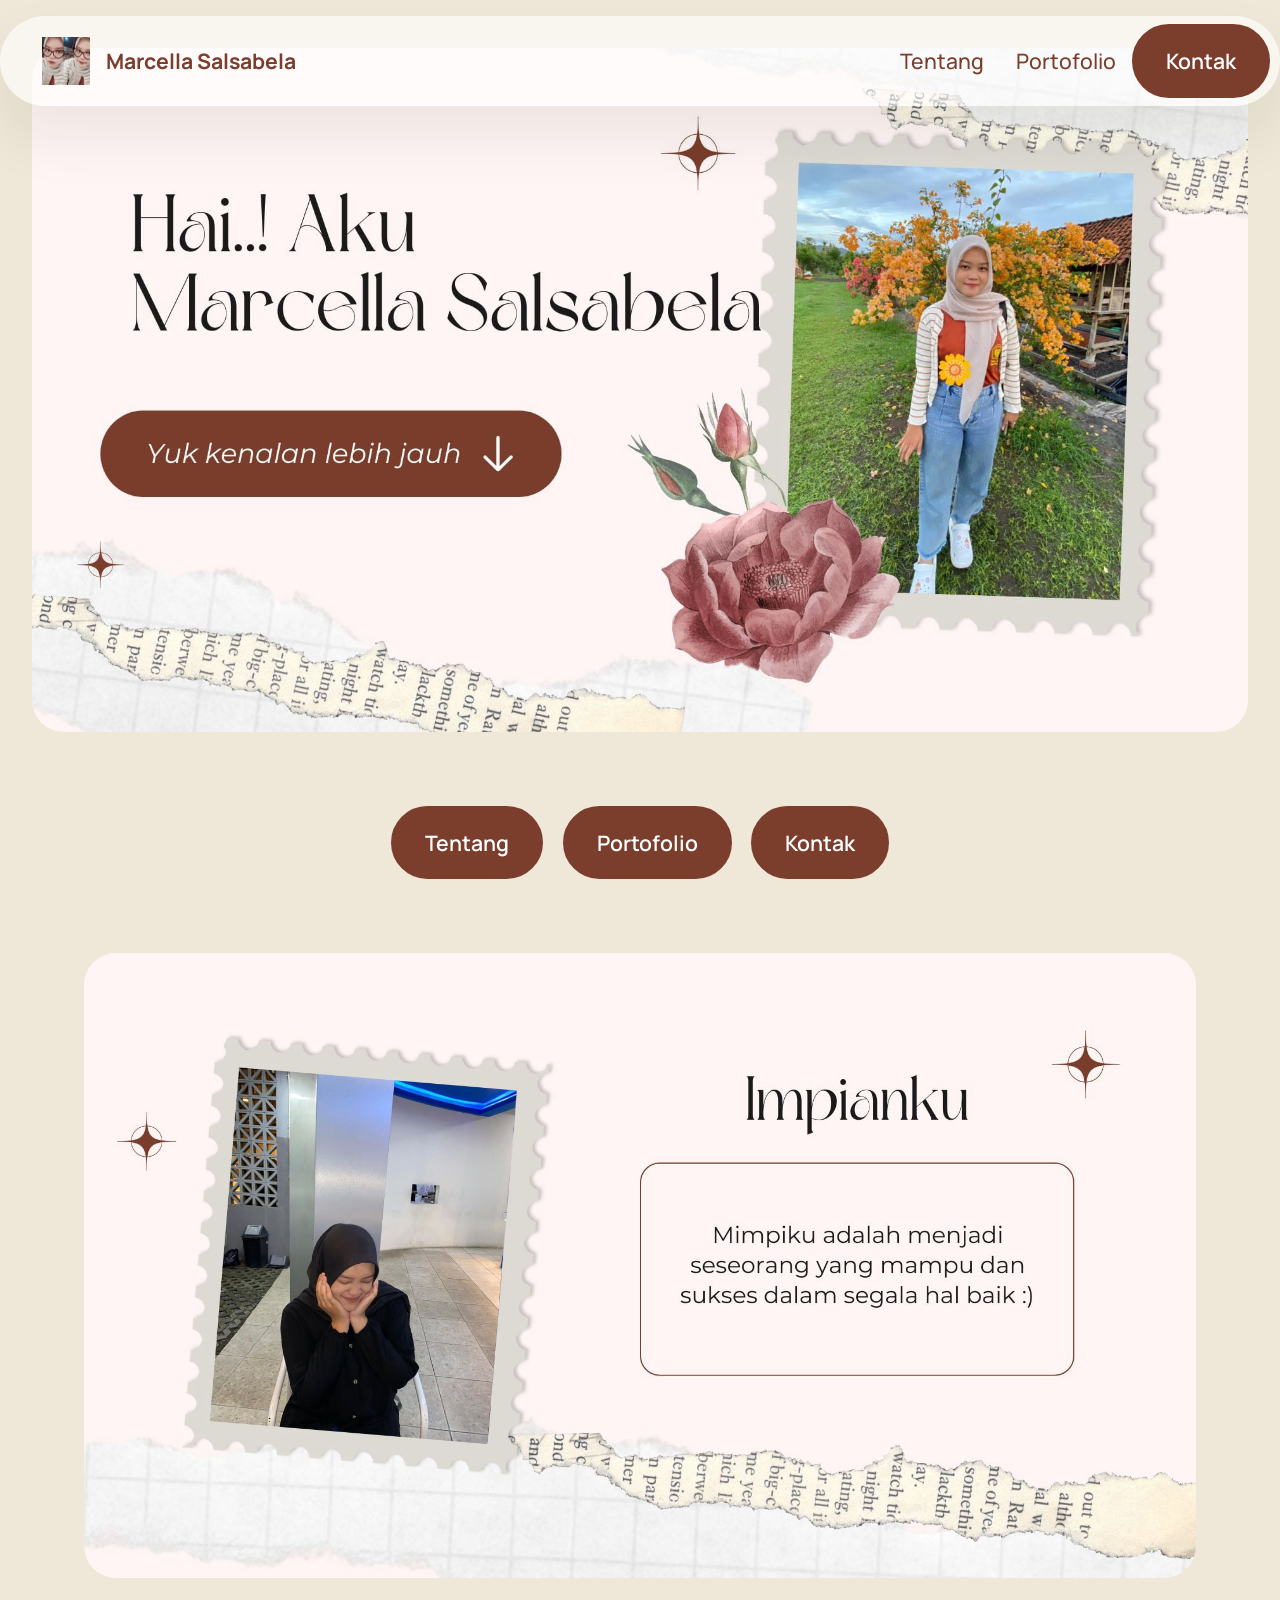
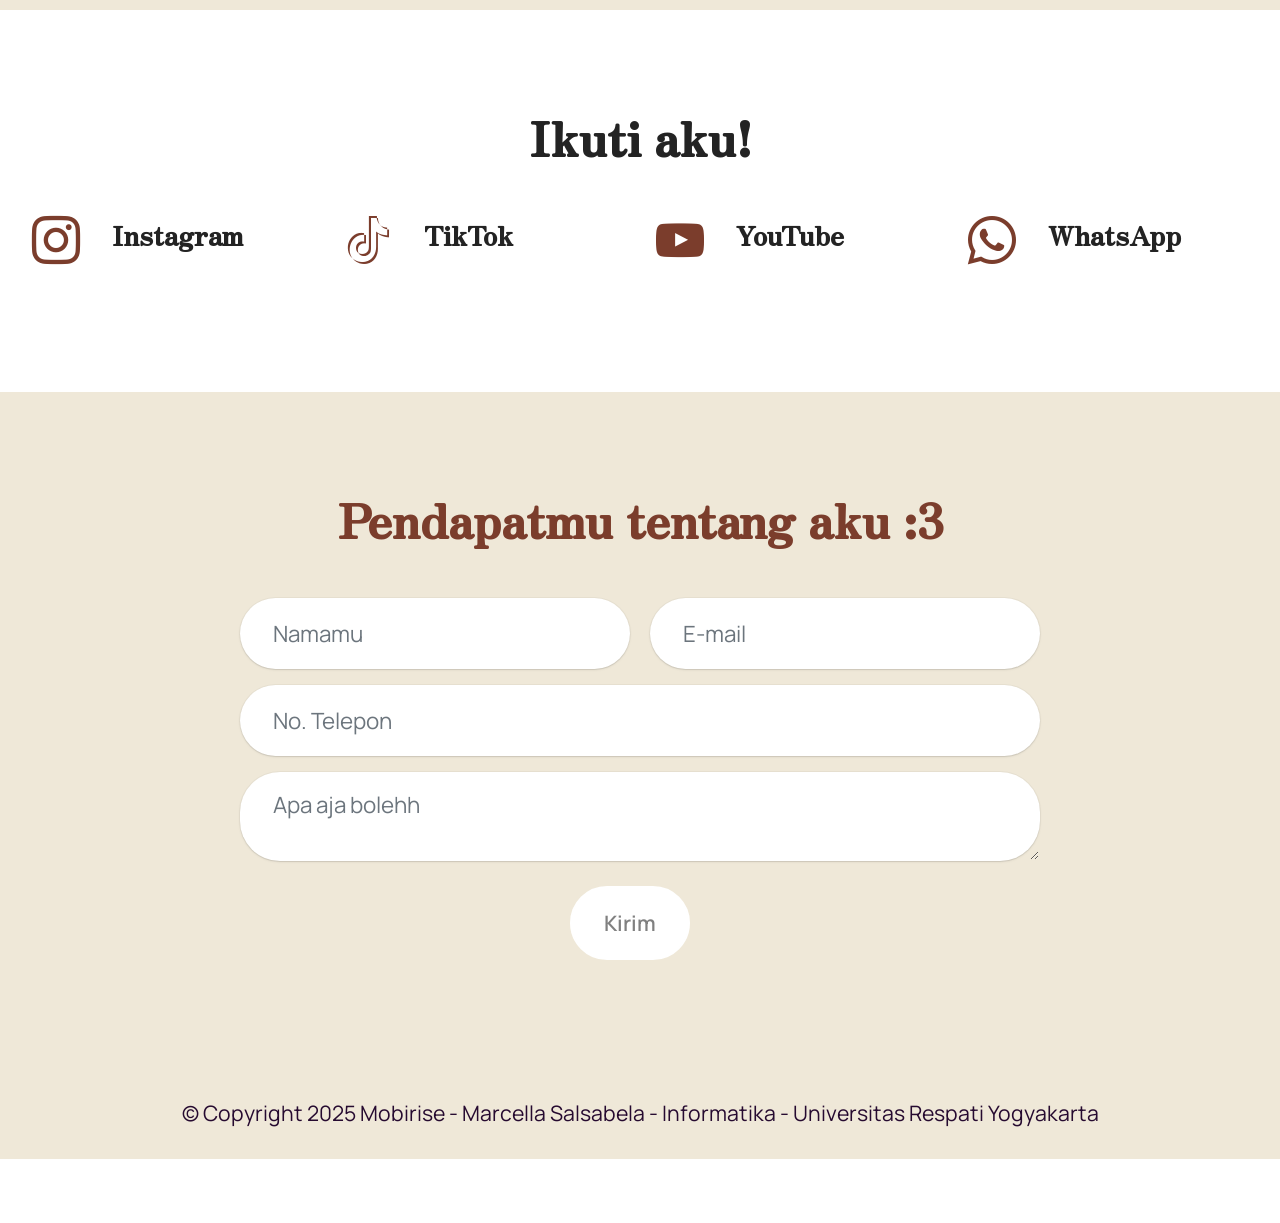
<file: index.html>
<!DOCTYPE html>
<html  >
<head>
  <!-- Site made with Mobirise Website Builder v5.9.18, https://mobirise.com -->
  <meta charset="UTF-8">
  <meta http-equiv="X-UA-Compatible" content="IE=edge">
  <meta name="generator" content="Mobirise v5.9.18, mobirise.com">
  <meta name="viewport" content="width=device-width, initial-scale=1, minimum-scale=1">
  <link rel="shortcut icon" href="assets/images/whatsapp-image-2025-01-23-at-19.28.24-9afab4bc-96x171.jpeg" type="image/x-icon">
  <meta name="description" content="">
  
  
  <title>Beranda</title>
  <link rel="stylesheet" href="assets/web/assets/mobirise-icons2/mobirise2.css">
  <link rel="stylesheet" href="assets/bootstrap/css/bootstrap.min.css">
  <link rel="stylesheet" href="assets/bootstrap/css/bootstrap-grid.min.css">
  <link rel="stylesheet" href="assets/bootstrap/css/bootstrap-reboot.min.css">
  <link rel="stylesheet" href="assets/animatecss/animate.css">
  <link rel="stylesheet" href="assets/dropdown/css/style.css">
  <link rel="stylesheet" href="assets/socicon/css/styles.css">
  <link rel="stylesheet" href="assets/theme/css/style.css">
  <link rel="preload" href="https://fonts.googleapis.com/css?family=Zen+Antique:400&display=swap" as="style" onload="this.onload=null;this.rel='stylesheet'">
  <noscript><link rel="stylesheet" href="https://fonts.googleapis.com/css?family=Zen+Antique:400&display=swap"></noscript>
  <link rel="preload" href="https://fonts.googleapis.com/css?family=Manrope:200,300,400,500,600,700,800&display=swap" as="style" onload="this.onload=null;this.rel='stylesheet'">
  <noscript><link rel="stylesheet" href="https://fonts.googleapis.com/css?family=Manrope:200,300,400,500,600,700,800&display=swap"></noscript>
  <link rel="preload" as="style" href="assets/mobirise/css/mbr-additional.css?v=C9NUcj"><link rel="stylesheet" href="assets/mobirise/css/mbr-additional.css?v=C9NUcj" type="text/css">

  
  
  
</head>
<body>
  
  <section data-bs-version="5.1" class="menu menu1 cid-tJGsCG1vVL" once="menu" id="menu01-1">
	

	<nav class="navbar navbar-dropdown navbar-fixed-top navbar-expand-lg">
		<div class="container">
			<div class="navbar-brand">
				<span class="navbar-logo">
					<a href="index.html">
						<img src="assets/images/whatsapp-image-2025-01-23-at-19.28.24-9afab4bc-96x171.jpeg" alt="Mobirise Website Builder" style="height: 3rem;">
					</a>
				</span>
				<span class="navbar-caption-wrap"><a class="navbar-caption text-primary display-4" href="index.html">Marcella Salsabela</a></span>
			</div>
			<button class="navbar-toggler" type="button" data-toggle="collapse" data-bs-toggle="collapse" data-target="#navbarSupportedContent" data-bs-target="#navbarSupportedContent" aria-controls="navbarNavAltMarkup" aria-expanded="false" aria-label="Toggle navigation">
				<div class="hamburger">
					<span></span>
					<span></span>
					<span></span>
					<span></span>
				</div>
			</button>
			<div class="collapse navbar-collapse" id="navbarSupportedContent">
				<ul class="navbar-nav nav-dropdown" data-app-modern-menu="true"><li class="nav-item">
						<a class="nav-link link text-primary display-4" href="page1.html" aria-expanded="false">Tentang</a>
					</li>
					<li class="nav-item">
						<a class="nav-link link text-primary display-4" href="page2.html">Portofolio</a>
					</li></ul>
				
				<div class="navbar-buttons mbr-section-btn"><a class="btn btn-primary display-4" href="page3.html">Kontak</a></div>
			</div>
		</div>
	</nav>
</section>

<section data-bs-version="5.1" class="header12 cid-uAItD8q6tZ" id="header12-n">
  
  

  <div class="text-center container">
    <div class="row mb-4 justify-content-center">
      <div class="col-12 col-md-12">
        <img class="w-100" src="assets/images/krem-estetik-presentasi-pengenalan-diri-1920x1080.jpg" alt="Mobirise Website Builder">
      </div>
    </div>
    <div class="row justify-content-center">
      <div class="col-md-12 content-head">
        
        
        <div class="mbr-section-btn mt-4"><a class="btn btn-primary display-7" href="page1.html">Tentang</a> <a class="btn btn-primary display-7" href="page2.html">Portofolio</a> <a class="btn btn-primary display-7" href="page3.html">Kontak</a></div>
      </div>
    </div>
  </div>
</section>

<section data-bs-version="5.1" class="header12 cid-uAIuRRvXKy" id="header12-o">
  
  

  <div class="text-center container">
    <div class="row mb-4 justify-content-center">
      <div class="col-12 col-md-11">
        <img class="w-100" src="assets/images/krem-estetik-presentasi-pengenalan-diri-4-1920x1080.jpg" alt="Mobirise Website Builder">
      </div>
    </div>
    <div class="row justify-content-center">
      <div class="col-md-12 content-head">
        
        
        
      </div>
    </div>
  </div>
</section>

<section data-bs-version="5.1" class="social06 cid-uAIvcFI6nb" id="social06-p">
	

	
	
	<div class="container">
		<div class="row justify-content-center">
			<div class="col-12 content-head">
				<div class="mb-5">
					<h5 class="mbr-section-title mbr-fonts-style align-center mb-0 display-2">
						<strong>Ikuti aku!</strong></h5>
					
				</div>
			</div>
		</div>
		<div class="row">
			<div class="item features-without-image col-12 col-md-6 col-lg-3 active">
				<div class="item-wrapper">
					<a href="https://www.instagram.com/marcell.aaaa?igsh=MTE0YWU3a3Nxempybw=="><span class="mbr-iconfont m-auto socicon-instagram socicon"></span></a>
					<div class="card-box">
						<h4 class="card-title mbr-fonts-style mb-1 display-5">
							<strong>Instagram</strong>
						</h4>
						
					</div>
				</div>
			</div>

			<div class="item features-without-image col-12 col-md-6 col-lg-3">
				<div class="item-wrapper">
					<a href="https://www.tiktok.com/@marcellaazxz?is_from_webapp=1&sender_device=pc"><span class="mbr-iconfont m-auto socicon-tiktok socicon"></span></a>
					<div class="card-box">
						<h4 class="card-title mbr-fonts-style mb-1 display-5">
							<strong>TikTok</strong>
						</h4>
						
					</div>
				</div>
			</div>
			<div class="item features-without-image col-12 col-md-6 col-lg-3">
				<div class="item-wrapper">
					<a href="https://youtube.com/@marcellasalsabela?si=FsaQdMy33HWmGKjt"><span class="mbr-iconfont m-auto socicon-youtube socicon"></span></a>
					<div class="card-box">
						<h4 class="card-title mbr-fonts-style mb-1 display-5">
							<strong>YouTube</strong>
						</h4>
						
					</div>
				</div>
			</div><div class="item features-without-image col-12 col-md-6 col-lg-3">
				<div class="item-wrapper">
					<a href="https://wa.me/6289689508002"><span class="mbr-iconfont m-auto socicon-whatsapp socicon"></span></a>
					<div class="card-box">
						<h4 class="card-title mbr-fonts-style mb-1 display-5"><strong>WhatsApp</strong></h4>
						
					</div>
				</div>
			</div>
			
		</div>
	</div>
</section>

<section data-bs-version="5.1" class="form5 cid-tL70TtsETn" id="form02-0">
    
    
    <div class="container">
        <div class="mbr-section-head mb-5">
            <h3 class="mbr-section-title mbr-fonts-style align-center mb-0 display-2"><strong>Pendapatmu tentang aku :3</strong></h3>
            
        </div>
        <div class="row justify-content-center mt-4">
            <div class="col-lg-8 mx-auto mbr-form" data-form-type="formoid">
                <form action="https://mobirise.eu/" method="POST" class="mbr-form form-with-styler" data-form-title="Form Name"><input type="hidden" name="email" data-form-email="true" value="hPyOWTsA3EkH2mR2FU6ji7TB35TWxyuwvKufvYXb49/IEdJlY12INm3KOIMt/X4eCco3CzRJgx/Qyep/LtkORcZBeaLyzEKVsCYqkZjw2NuP0/o+1tCEZ1VhQjSca0yl">
                    <div class="row">
                        <div hidden="hidden" data-form-alert="" class="alert alert-success col-12">Tunggu balasanku yaaaa</div>
                        <div hidden="hidden" data-form-alert-danger="" class="alert alert-danger col-12">
                            Oops...! some problem!
                        </div>
                    </div>
                    <div class="dragArea row">
                        <div class="col-md col-sm-12 form-group mb-3" data-for="name">
                            <input type="text" name="name" placeholder="Namamu" data-form-field="name" class="form-control" value="" id="name-form02-0">
                        </div>
                        <div class="col-md col-sm-12 form-group mb-3" data-for="email">
                            <input type="email" name="email" placeholder="E-mail" data-form-field="email" class="form-control" value="" id="email-form02-0">
                        </div>
                        <div class="col-12 form-group mb-3" data-for="phone">
                            <input type="tel" name="phone" placeholder="No. Telepon" data-form-field="phone" class="form-control" value="" id="phone-form02-0">
                        </div>
                        <div class="col-12 form-group mb-3" data-for="textarea">
                            <textarea name="textarea" placeholder="Apa aja bolehh" data-form-field="textarea" class="form-control" id="textarea-form02-0"></textarea>
                        </div>
                        <div class="col-lg-12 col-md-12 col-sm-12 align-center mbr-section-btn"><button type="submit" class="btn btn-warning display-7">Kirim</button></div>
                    </div>
                </form>
            </div>
        </div>
    </div>
</section>

<section data-bs-version="5.1" class="footer4 cid-uAIx2nLmMW" once="footers" id="footer04-q">

    

    

    <div class="container">
        <div class="media-container-row align-center mbr-white">
            <div class="col-12">
                <p class="mbr-text mb-0 mbr-fonts-style display-7">
                    © Copyright 2025 Mobirise - Marcella Salsabela - Informatika - Universitas Respati Yogyakarta</p>
            </div>
        </div>
    </div>
</section><section class="display-7" style="padding: 0;align-items: center;justify-content: center;flex-wrap: wrap;    align-content: center;display: flex;position: relative;height: 4rem;"><a href="https://mobiri.se/3680963" style="flex: 1 1;height: 4rem;position: absolute;width: 100%;z-index: 1;"><img alt="" style="height: 4rem;" src="[data-uri]"></a><p style="margin: 0;text-align: center;" class="display-7">&#8204;</p><a style="z-index:1" href="https://mobirise.com/html-builder.html">HTML Creator</a></section><script src="assets/bootstrap/js/bootstrap.bundle.min.js"></script>  <script src="assets/smoothscroll/smooth-scroll.js"></script>  <script src="assets/ytplayer/index.js"></script>  <script src="assets/dropdown/js/navbar-dropdown.js"></script>  <script src="assets/theme/js/script.js"></script>  <script src="assets/formoid/formoid.min.js"></script>  
  
  
  <input name="animation" type="hidden">
  </body>
</html>
</file>
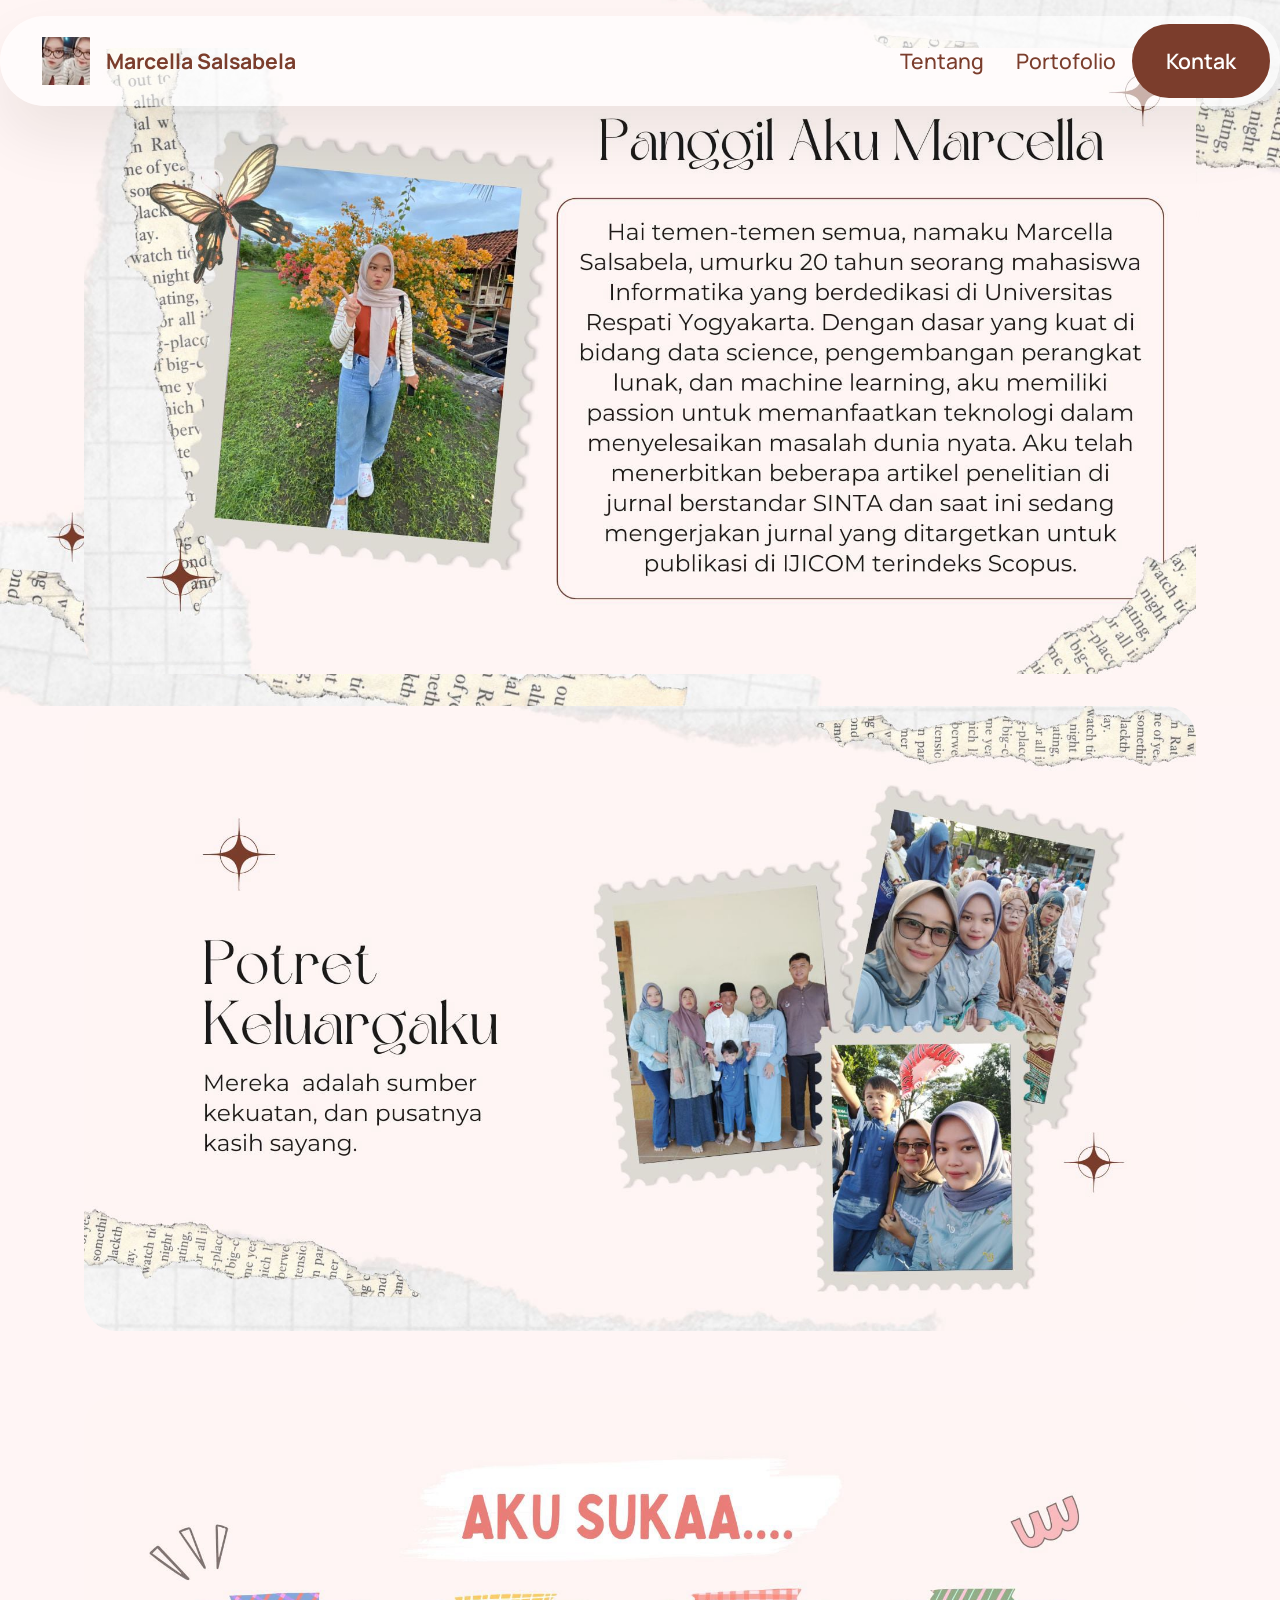
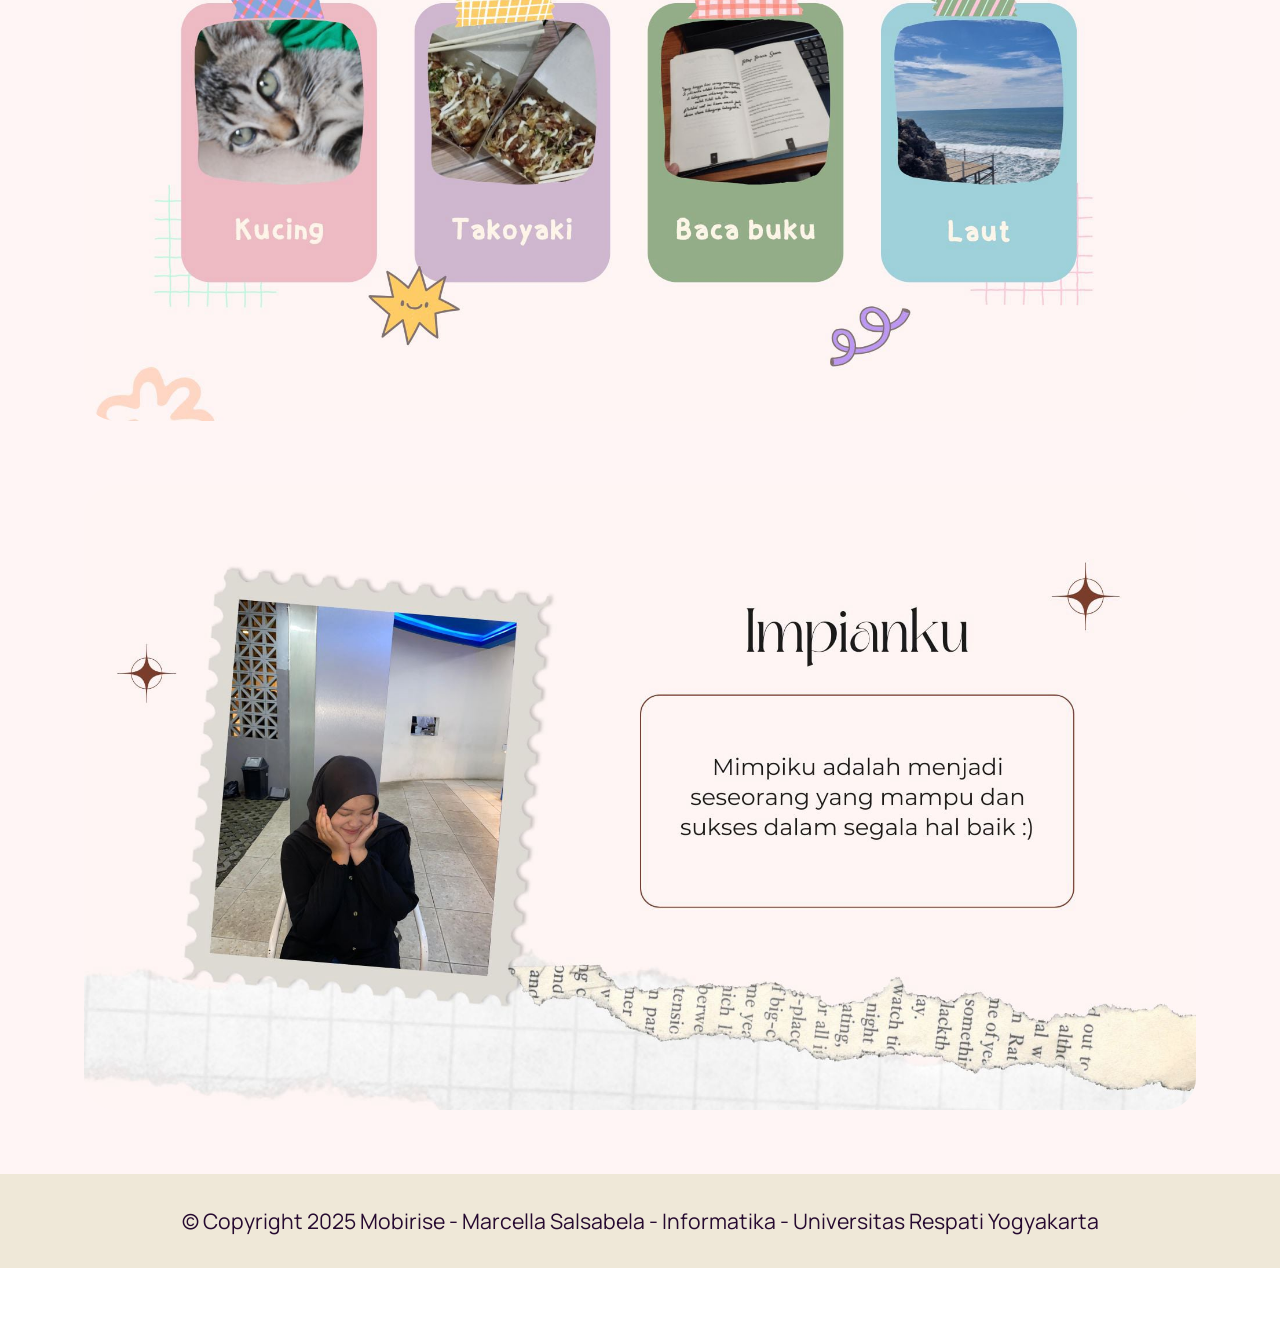
<file: page1.html>
<!DOCTYPE html>
<html  >
<head>
  <!-- Site made with Mobirise Website Builder v5.9.18, https://mobirise.com -->
  <meta charset="UTF-8">
  <meta http-equiv="X-UA-Compatible" content="IE=edge">
  <meta name="generator" content="Mobirise v5.9.18, mobirise.com">
  <meta name="viewport" content="width=device-width, initial-scale=1, minimum-scale=1">
  <link rel="shortcut icon" href="assets/images/whatsapp-image-2025-01-23-at-19.28.24-9afab4bc-96x171.jpeg" type="image/x-icon">
  <meta name="description" content="">
  
  
  <title>Tentang</title>
  <link rel="stylesheet" href="assets/web/assets/mobirise-icons2/mobirise2.css">
  <link rel="stylesheet" href="assets/bootstrap/css/bootstrap.min.css">
  <link rel="stylesheet" href="assets/bootstrap/css/bootstrap-grid.min.css">
  <link rel="stylesheet" href="assets/bootstrap/css/bootstrap-reboot.min.css">
  <link rel="stylesheet" href="assets/animatecss/animate.css">
  <link rel="stylesheet" href="assets/dropdown/css/style.css">
  <link rel="stylesheet" href="assets/theme/css/style.css">
  <link rel="preload" href="https://fonts.googleapis.com/css?family=Zen+Antique:400&display=swap" as="style" onload="this.onload=null;this.rel='stylesheet'">
  <noscript><link rel="stylesheet" href="https://fonts.googleapis.com/css?family=Zen+Antique:400&display=swap"></noscript>
  <link rel="preload" href="https://fonts.googleapis.com/css?family=Manrope:200,300,400,500,600,700,800&display=swap" as="style" onload="this.onload=null;this.rel='stylesheet'">
  <noscript><link rel="stylesheet" href="https://fonts.googleapis.com/css?family=Manrope:200,300,400,500,600,700,800&display=swap"></noscript>
  <link rel="preload" as="style" href="assets/mobirise/css/mbr-additional.css?v=PHC3JY"><link rel="stylesheet" href="assets/mobirise/css/mbr-additional.css?v=PHC3JY" type="text/css">

  
  
  
</head>
<body>
  
  <section data-bs-version="5.1" class="menu menu1 cid-tJGsCG1vVL" once="menu" id="menu01-2">
	

	<nav class="navbar navbar-dropdown navbar-fixed-top navbar-expand-lg">
		<div class="container">
			<div class="navbar-brand">
				<span class="navbar-logo">
					<a href="index.html">
						<img src="assets/images/whatsapp-image-2025-01-23-at-19.28.24-9afab4bc-96x171.jpeg" alt="Mobirise Website Builder" style="height: 3rem;">
					</a>
				</span>
				<span class="navbar-caption-wrap"><a class="navbar-caption text-primary display-4" href="index.html">Marcella Salsabela</a></span>
			</div>
			<button class="navbar-toggler" type="button" data-toggle="collapse" data-bs-toggle="collapse" data-target="#navbarSupportedContent" data-bs-target="#navbarSupportedContent" aria-controls="navbarNavAltMarkup" aria-expanded="false" aria-label="Toggle navigation">
				<div class="hamburger">
					<span></span>
					<span></span>
					<span></span>
					<span></span>
				</div>
			</button>
			<div class="collapse navbar-collapse" id="navbarSupportedContent">
				<ul class="navbar-nav nav-dropdown" data-app-modern-menu="true"><li class="nav-item">
						<a class="nav-link link text-primary display-4" href="page1.html" aria-expanded="false">Tentang</a>
					</li>
					<li class="nav-item">
						<a class="nav-link link text-primary display-4" href="page2.html">Portofolio</a>
					</li></ul>
				
				<div class="navbar-buttons mbr-section-btn"><a class="btn btn-primary display-4" href="page3.html">Kontak</a></div>
			</div>
		</div>
	</nav>
</section>

<section data-bs-version="5.1" class="header12 cid-uAI7tdTJIZ" id="header12-5">
  
  

  <div class="text-center container">
    <div class="row mb-4 justify-content-center">
      <div class="col-12 col-md-11">
        <img class="w-100" src="assets/images/krem-estetik-presentasi-pengenalan-diri-6-1920x1080.jpg" alt="Mobirise Website Builder">
      </div>
    </div>
    <div class="row justify-content-center">
      <div class="col-md-12 content-head">
        
        
        
      </div>
    </div>
  </div>
</section>

<section data-bs-version="5.1" class="header12 cid-uAIdA2A9DV" id="header12-6">
  
  

  <div class="text-center container">
    <div class="row mb-4 justify-content-center">
      <div class="col-12 col-md-11">
        <img class="w-100" src="assets/images/krem-estetik-presentasi-pengenalan-diri-2-1920x1080.jpg" alt="Mobirise Website Builder">
      </div>
    </div>
    <div class="row justify-content-center">
      <div class="col-md-12 content-head">
        
        
        
      </div>
    </div>
  </div>
</section>

<section data-bs-version="5.1" class="header12 cid-uAIeWR8bJ7" id="header12-9">
  
  

  <div class="text-center container">
    <div class="row mb-4 justify-content-center">
      <div class="col-12 col-md-11">
        <img class="w-100" src="assets/images/krem-estetik-presentasi-pengenalan-diri-3-1920x1080.jpg" alt="Mobirise Website Builder">
      </div>
    </div>
    <div class="row justify-content-center">
      <div class="col-md-12 content-head">
        
        
        
      </div>
    </div>
  </div>
</section>

<section data-bs-version="5.1" class="header12 cid-uAIfKykYSk" id="header12-a">
  
  

  <div class="text-center container">
    <div class="row mb-4 justify-content-center">
      <div class="col-12 col-md-11">
        <img class="w-100" src="assets/images/krem-estetik-presentasi-pengenalan-diri-4-1920x1080.jpg" alt="Mobirise Website Builder">
      </div>
    </div>
    <div class="row justify-content-center">
      <div class="col-md-12 content-head">
        
        
        
      </div>
    </div>
  </div>
</section>

<section data-bs-version="5.1" class="footer4 cid-uAIx2nLmMW" once="footers" id="footer04-q">

    

    

    <div class="container">
        <div class="media-container-row align-center mbr-white">
            <div class="col-12">
                <p class="mbr-text mb-0 mbr-fonts-style display-7">
                    © Copyright 2025 Mobirise - Marcella Salsabela - Informatika - Universitas Respati Yogyakarta</p>
            </div>
        </div>
    </div>
</section><section class="display-7" style="padding: 0;align-items: center;justify-content: center;flex-wrap: wrap;    align-content: center;display: flex;position: relative;height: 4rem;"><a href="https://mobiri.se/3680963" style="flex: 1 1;height: 4rem;position: absolute;width: 100%;z-index: 1;"><img alt="" style="height: 4rem;" src="[data-uri]"></a><p style="margin: 0;text-align: center;" class="display-7">&#8204;</p><a style="z-index:1" href="https://mobirise.com/html-builder.html">HTML Builder</a></section><script src="assets/bootstrap/js/bootstrap.bundle.min.js"></script>  <script src="assets/smoothscroll/smooth-scroll.js"></script>  <script src="assets/ytplayer/index.js"></script>  <script src="assets/dropdown/js/navbar-dropdown.js"></script>  <script src="assets/theme/js/script.js"></script>  
  
  
  <input name="animation" type="hidden">
  </body>
</html>
</file>
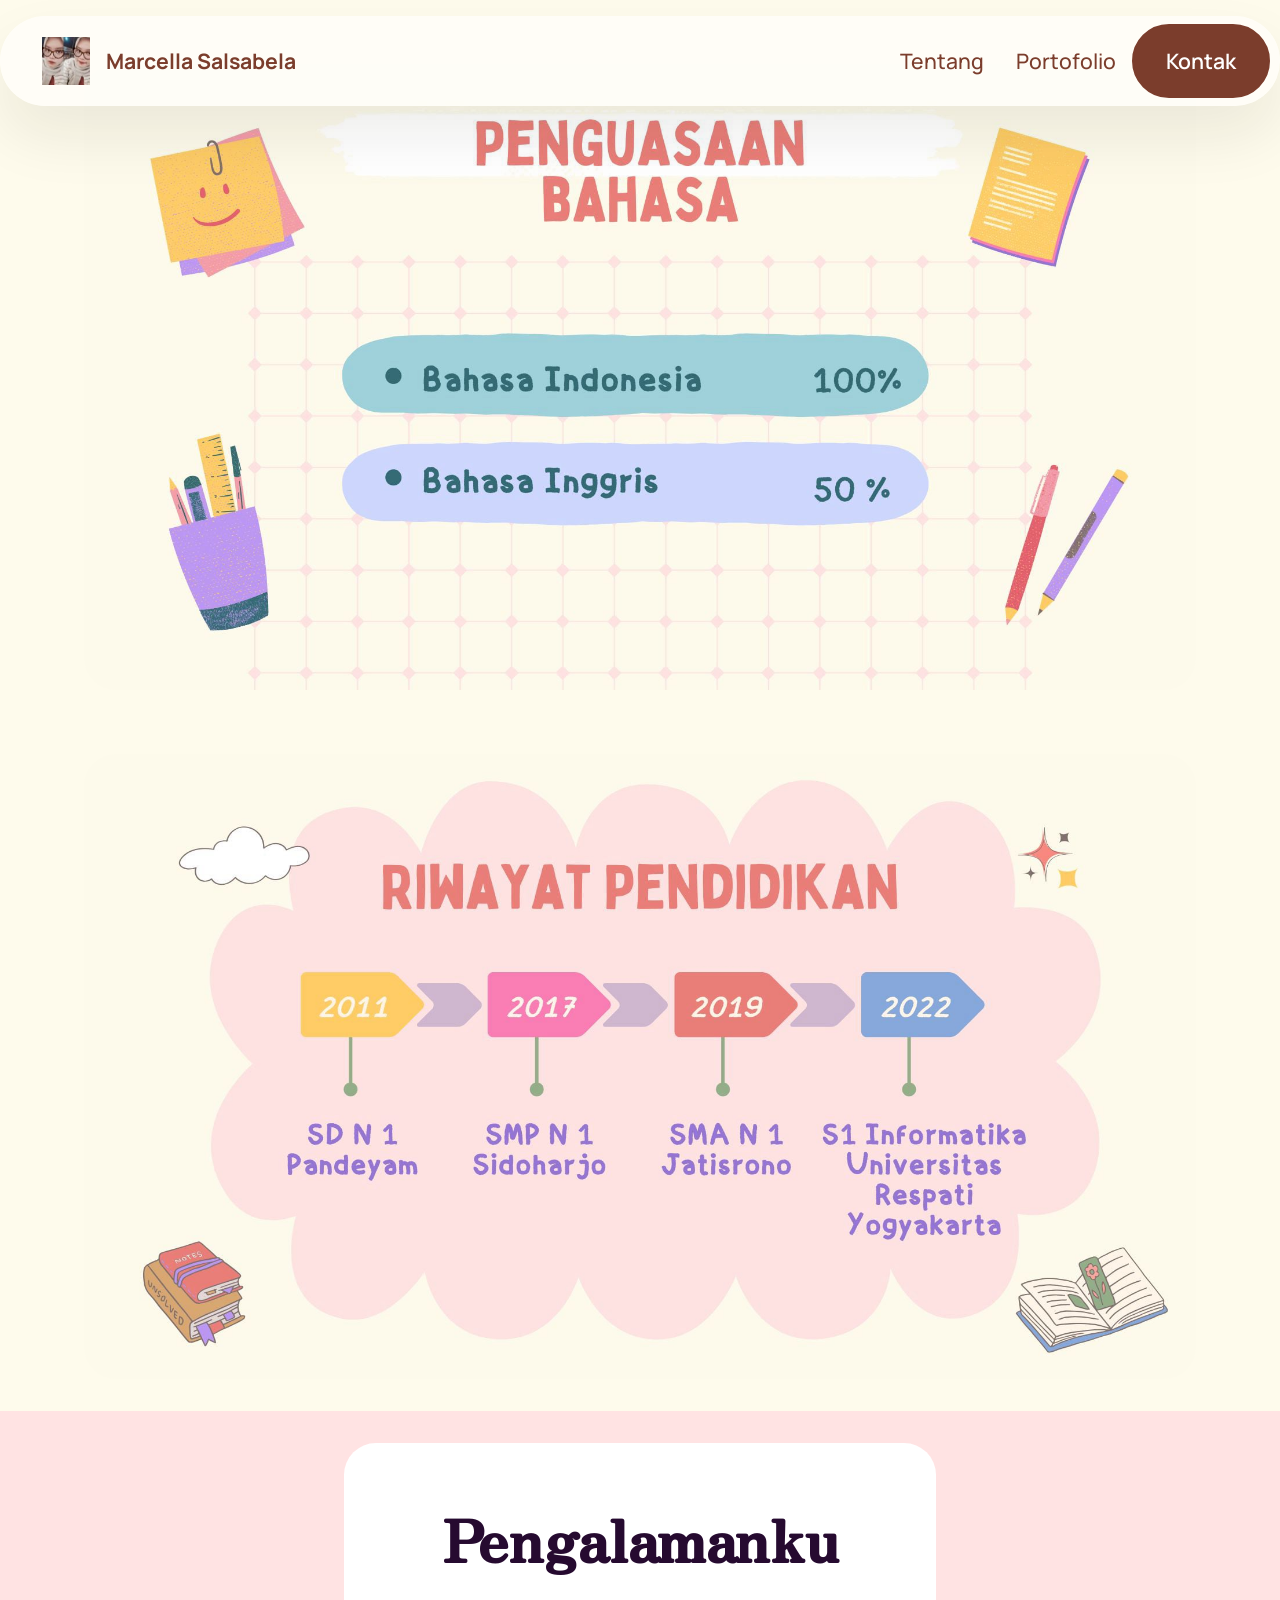
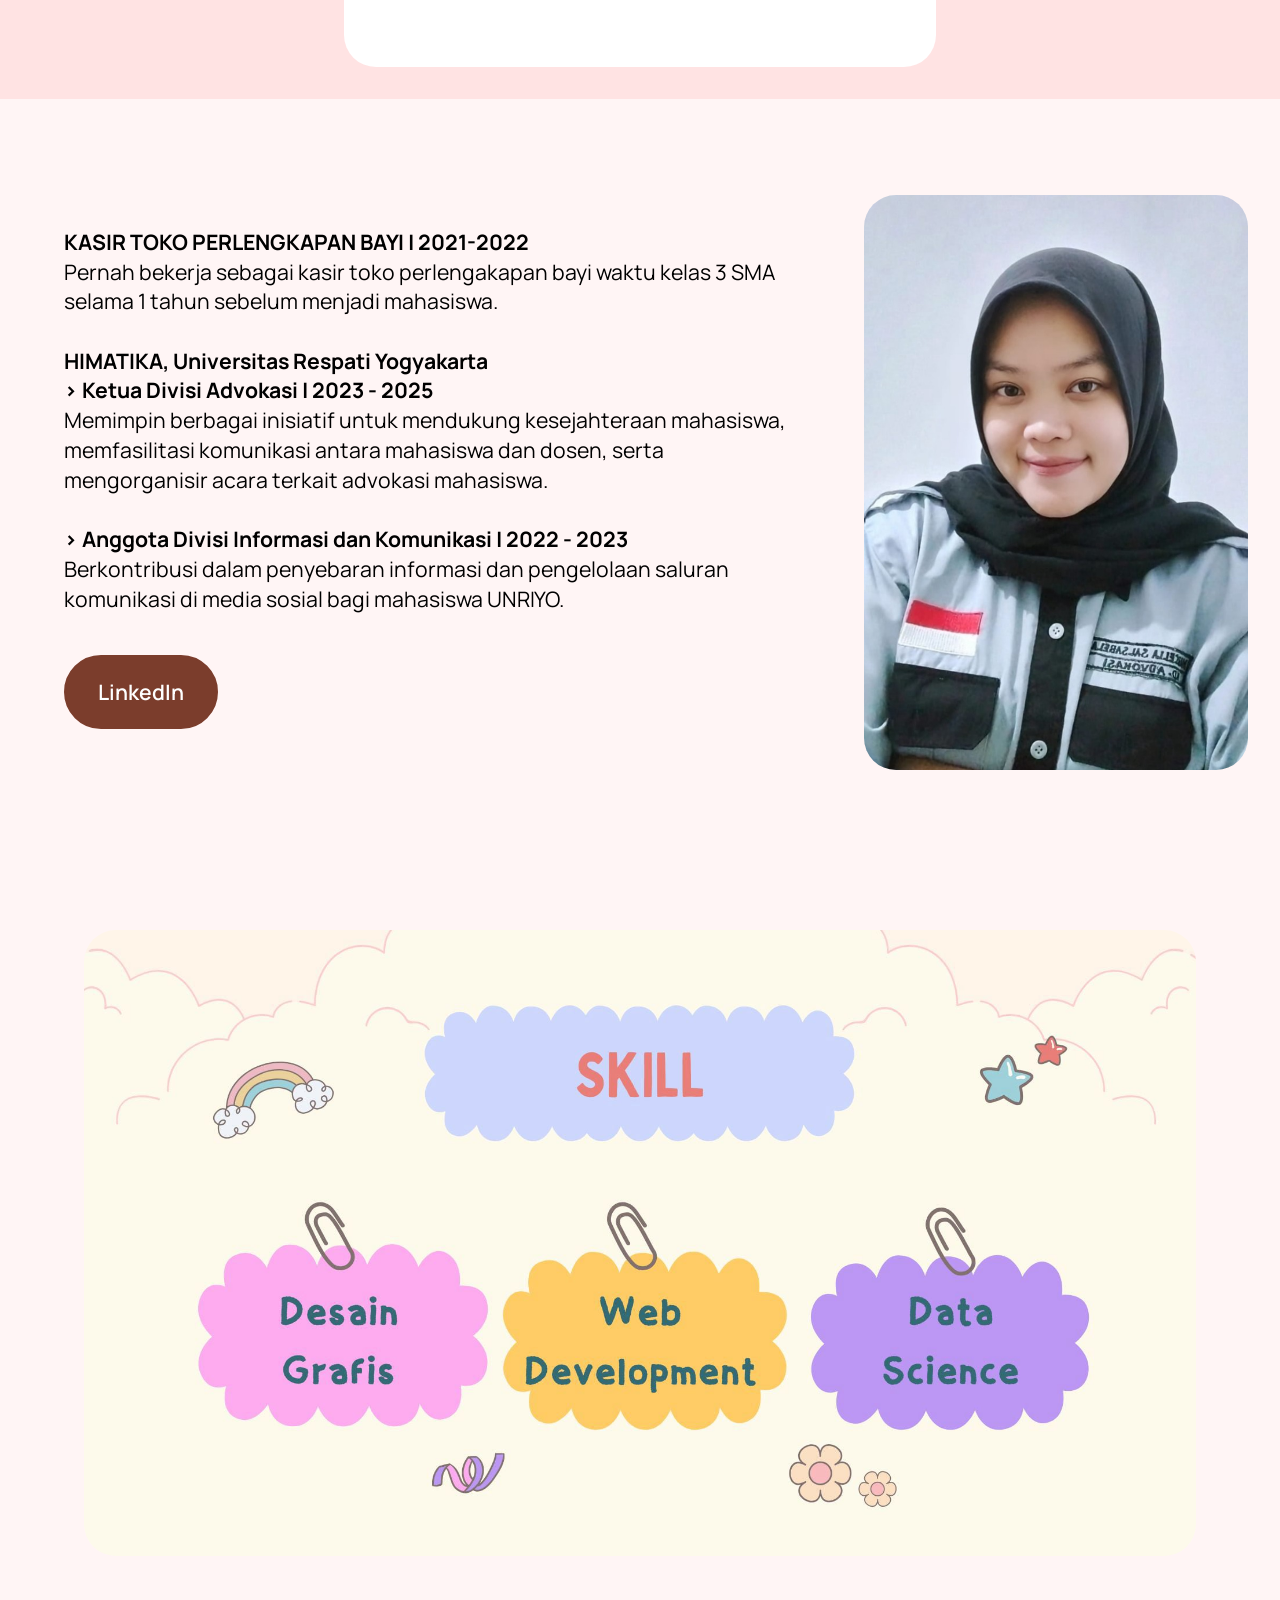
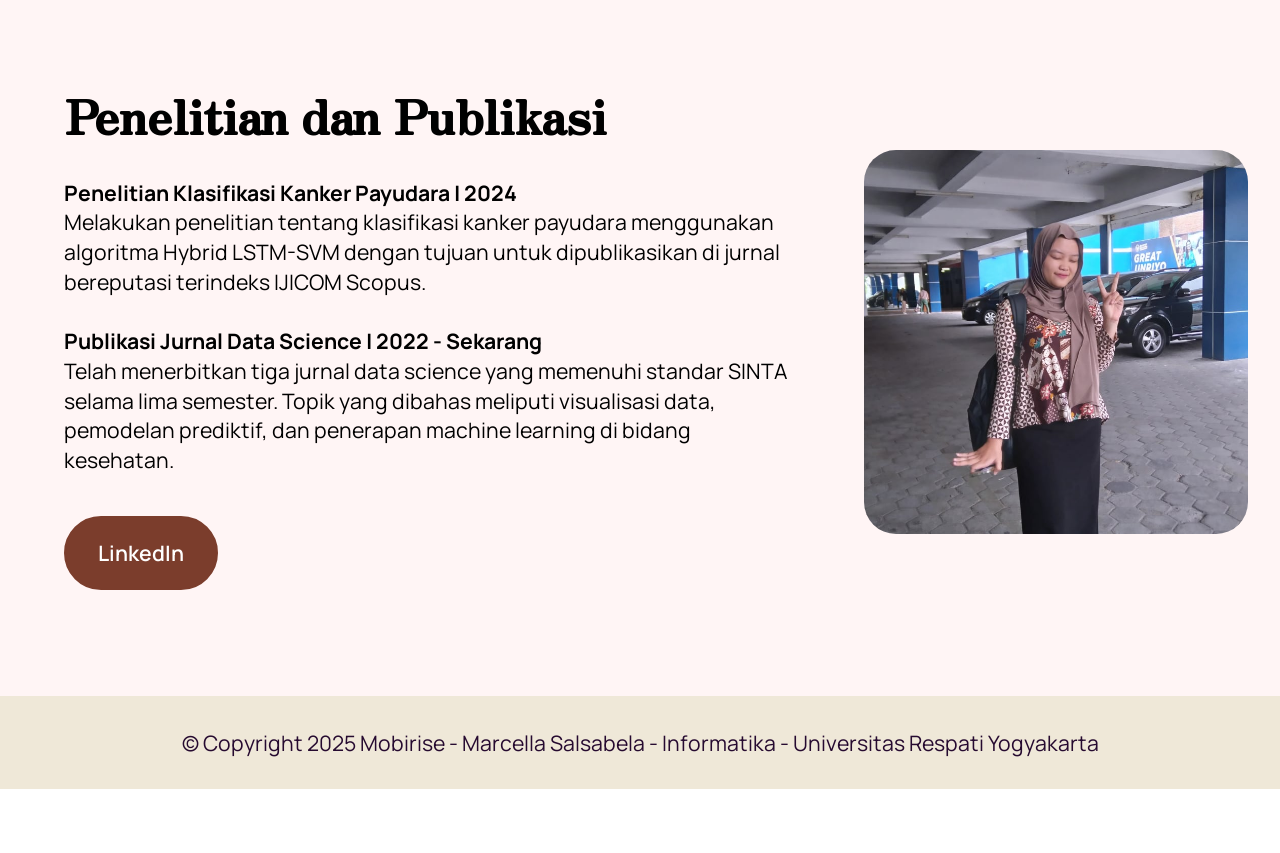
<file: page2.html>
<!DOCTYPE html>
<html  >
<head>
  <!-- Site made with Mobirise Website Builder v5.9.18, https://mobirise.com -->
  <meta charset="UTF-8">
  <meta http-equiv="X-UA-Compatible" content="IE=edge">
  <meta name="generator" content="Mobirise v5.9.18, mobirise.com">
  <meta name="viewport" content="width=device-width, initial-scale=1, minimum-scale=1">
  <link rel="shortcut icon" href="assets/images/whatsapp-image-2025-01-23-at-19.28.24-9afab4bc-96x171.jpeg" type="image/x-icon">
  <meta name="description" content="">
  
  
  <title>Portofolio</title>
  <link rel="stylesheet" href="assets/web/assets/mobirise-icons2/mobirise2.css">
  <link rel="stylesheet" href="assets/bootstrap/css/bootstrap.min.css">
  <link rel="stylesheet" href="assets/bootstrap/css/bootstrap-grid.min.css">
  <link rel="stylesheet" href="assets/bootstrap/css/bootstrap-reboot.min.css">
  <link rel="stylesheet" href="assets/animatecss/animate.css">
  <link rel="stylesheet" href="assets/dropdown/css/style.css">
  <link rel="stylesheet" href="assets/theme/css/style.css">
  <link rel="preload" href="https://fonts.googleapis.com/css?family=Zen+Antique:400&display=swap" as="style" onload="this.onload=null;this.rel='stylesheet'">
  <noscript><link rel="stylesheet" href="https://fonts.googleapis.com/css?family=Zen+Antique:400&display=swap"></noscript>
  <link rel="preload" href="https://fonts.googleapis.com/css?family=Manrope:200,300,400,500,600,700,800&display=swap" as="style" onload="this.onload=null;this.rel='stylesheet'">
  <noscript><link rel="stylesheet" href="https://fonts.googleapis.com/css?family=Manrope:200,300,400,500,600,700,800&display=swap"></noscript>
  <link rel="preload" as="style" href="assets/mobirise/css/mbr-additional.css?v=4T5ifS"><link rel="stylesheet" href="assets/mobirise/css/mbr-additional.css?v=4T5ifS" type="text/css">

  
  
  
</head>
<body>
  
  <section data-bs-version="5.1" class="menu menu1 cid-tJGsCG1vVL" once="menu" id="menu01-b">
	

	<nav class="navbar navbar-dropdown navbar-fixed-top navbar-expand-lg">
		<div class="container">
			<div class="navbar-brand">
				<span class="navbar-logo">
					<a href="index.html">
						<img src="assets/images/whatsapp-image-2025-01-23-at-19.28.24-9afab4bc-96x171.jpeg" alt="Mobirise Website Builder" style="height: 3rem;">
					</a>
				</span>
				<span class="navbar-caption-wrap"><a class="navbar-caption text-primary display-4" href="index.html">Marcella Salsabela</a></span>
			</div>
			<button class="navbar-toggler" type="button" data-toggle="collapse" data-bs-toggle="collapse" data-target="#navbarSupportedContent" data-bs-target="#navbarSupportedContent" aria-controls="navbarNavAltMarkup" aria-expanded="false" aria-label="Toggle navigation">
				<div class="hamburger">
					<span></span>
					<span></span>
					<span></span>
					<span></span>
				</div>
			</button>
			<div class="collapse navbar-collapse" id="navbarSupportedContent">
				<ul class="navbar-nav nav-dropdown" data-app-modern-menu="true"><li class="nav-item">
						<a class="nav-link link text-primary display-4" href="page1.html" aria-expanded="false">Tentang</a>
					</li>
					<li class="nav-item">
						<a class="nav-link link text-primary display-4" href="page2.html">Portofolio</a>
					</li></ul>
				
				<div class="navbar-buttons mbr-section-btn"><a class="btn btn-primary display-4" href="page3.html">Kontak</a></div>
			</div>
		</div>
	</nav>
</section>

<section data-bs-version="5.1" class="header12 cid-uAIgjvZXa3" id="header12-d">
  
  

  <div class="text-center container">
    <div class="row mb-4 justify-content-center">
      <div class="col-12 col-md-11">
        <img class="w-100" src="assets/images/warna-warni-ilustrasi-lucu-perkenalan-guru-kelas-presentasi-1920x1080.jpg" alt="Mobirise Website Builder">
      </div>
    </div>
    <div class="row justify-content-center">
      <div class="col-md-12 content-head">
        
        
        
      </div>
    </div>
  </div>
</section>

<section data-bs-version="5.1" class="header12 cid-uAImUEoSDg" id="header12-g">
  
  

  <div class="text-center container">
    <div class="row mb-4 justify-content-center">
      <div class="col-12 col-md-11">
        <img class="w-100" src="assets/images/warna-warni-ilustrasi-lucu-perkenalan-guru-kelas-presentasi-1-1920x1080.jpg" alt="Mobirise Website Builder">
      </div>
    </div>
    <div class="row justify-content-center">
      <div class="col-md-12 content-head">
        
        
        
      </div>
    </div>
  </div>
</section>

<section data-bs-version="5.1" class="header14 cid-uAIoyK4HPN" id="header14-j">
	

	
	
	<div class="container">
		<div class="row justify-content-center">
			<div class="card col-12 col-md-12 col-lg-6">
				<div class="card-wrapper">
					<div class="card-box align-center">
						<h1 class="card-title mbr-fonts-style mb-4 display-1"><strong>Pengalamanku</strong></h1>
						
						
					</div>
				</div>
			</div>
		</div>
	</div>
</section>

<section data-bs-version="5.1" class="features38 cid-uAIgweCR0V" id="features038-f">
    

    
    

    <div class="container">
        <div class="row justify-content-center">
            <div class="col-12 col-md-12 col-lg">
                <div class="text-wrapper align-left">
                    
                    <p class="mbr-text align-left mbr-fonts-style mb-4 display-7"><strong>KASIR TOKO PERLENGKAPAN BAYI | 2021-2022</strong><br>Pernah bekerja sebagai kasir toko perlengakapan bayi waktu kelas 3 SMA selama 1 tahun sebelum menjadi mahasiswa.<br><br><strong>HIMATIKA, Universitas Respati Yogyakarta</strong><br><strong>&gt; Ketua Divisi Advokasi | 2023 - 2025</strong><br>Memimpin berbagai inisiatif untuk mendukung kesejahteraan mahasiswa, memfasilitasi komunikasi antara mahasiswa dan dosen, serta mengorganisir acara terkait advokasi mahasiswa.<br><br><strong>&gt; Anggota Divisi Informasi dan Komunikasi | 2022 - 2023<br></strong>Berkontribusi dalam penyebaran informasi dan pengelolaan saluran komunikasi di media sosial bagi mahasiswa UNRIYO.<br>
                    </p>
                    <div class="mbr-section-btn align-left mt-3"><a class="btn btn-primary display-7" href="http://www.linkedin.com/in/marcella-salsabela-a133132a5" target="_blank">LinkedIn</a></div>
                </div>
            </div>
            <div class="col-12 col-md-12 col-lg-4 image-wrapper">
                <img class="w-100" src="assets/images/hima-899x1599.jpeg" alt="Mobirise Website Builder">
            </div>
        </div>
        
        
    </div>
</section>

<section data-bs-version="5.1" class="header12 cid-uAIyPofS7L" id="header12-r">
  
  

  <div class="text-center container">
    <div class="row mb-4 justify-content-center">
      <div class="col-12 col-md-11">
        <img class="w-100" src="assets/images/warna-warni-ilustrasi-lucu-perkenalan-guru-kelas-presentasi-2-1920x1080.jpg" alt="Mobirise Website Builder">
      </div>
    </div>
    <div class="row justify-content-center">
      <div class="col-md-12 content-head">
        
        
        
      </div>
    </div>
  </div>
</section>

<section data-bs-version="5.1" class="features38 cid-uAIBydEqbj" id="features038-s">
    

    
    

    <div class="container">
        <div class="row justify-content-center">
            <div class="col-12 col-md-12 col-lg">
                <div class="text-wrapper align-left">
                    <h1 class="mbr-section-title mbr-fonts-style mb-4 display-2">
                        <strong>Penelitian dan Publikasi</strong></h1>
                    <p class="mbr-text align-left mbr-fonts-style mb-4 display-7"><strong>Penelitian Klasifikasi Kanker Payudara | 2024</strong><br>Melakukan penelitian tentang klasifikasi kanker payudara menggunakan algoritma Hybrid LSTM-SVM dengan tujuan untuk dipublikasikan di jurnal bereputasi terindeks IJICOM Scopus.<br><br><strong>Publikasi Jurnal Data Science | 2022 - Sekarang</strong><br>Telah menerbitkan tiga jurnal data science yang memenuhi standar SINTA selama lima semester. Topik yang dibahas meliputi visualisasi data, pemodelan prediktif, dan penerapan machine learning di bidang kesehatan.<br>
                    </p>
                    <div class="mbr-section-btn align-left mt-3"><a class="btn btn-primary display-7" href="http://www.linkedin.com/in/marcella-salsabela-a133132a5" target="_blank">LinkedIn</a></div>
                </div>
            </div>
            <div class="col-12 col-md-12 col-lg-4 image-wrapper">
                <img class="w-100" src="assets/images/whatsapp-image-2025-01-23-at-20.10.07-917e49ee-758x758.jpg" alt="Mobirise Website Builder">
            </div>
        </div>
        
        
    </div>
</section>

<section data-bs-version="5.1" class="footer4 cid-uAIx2nLmMW" once="footers" id="footer04-q">

    

    

    <div class="container">
        <div class="media-container-row align-center mbr-white">
            <div class="col-12">
                <p class="mbr-text mb-0 mbr-fonts-style display-7">
                    © Copyright 2025 Mobirise - Marcella Salsabela - Informatika - Universitas Respati Yogyakarta</p>
            </div>
        </div>
    </div>
</section><section class="display-7" style="padding: 0;align-items: center;justify-content: center;flex-wrap: wrap;    align-content: center;display: flex;position: relative;height: 4rem;"><a href="https://mobiri.se/3680963" style="flex: 1 1;height: 4rem;position: absolute;width: 100%;z-index: 1;"><img alt="" style="height: 4rem;" src="[data-uri]"></a><p style="margin: 0;text-align: center;" class="display-7">&#8204;</p><a style="z-index:1" href="https://mobirise.com/html-builder.html">HTML Website Maker</a></section><script src="assets/bootstrap/js/bootstrap.bundle.min.js"></script>  <script src="assets/smoothscroll/smooth-scroll.js"></script>  <script src="assets/ytplayer/index.js"></script>  <script src="assets/dropdown/js/navbar-dropdown.js"></script>  <script src="assets/theme/js/script.js"></script>  
  
  
  <input name="animation" type="hidden">
  </body>
</html>
</file>
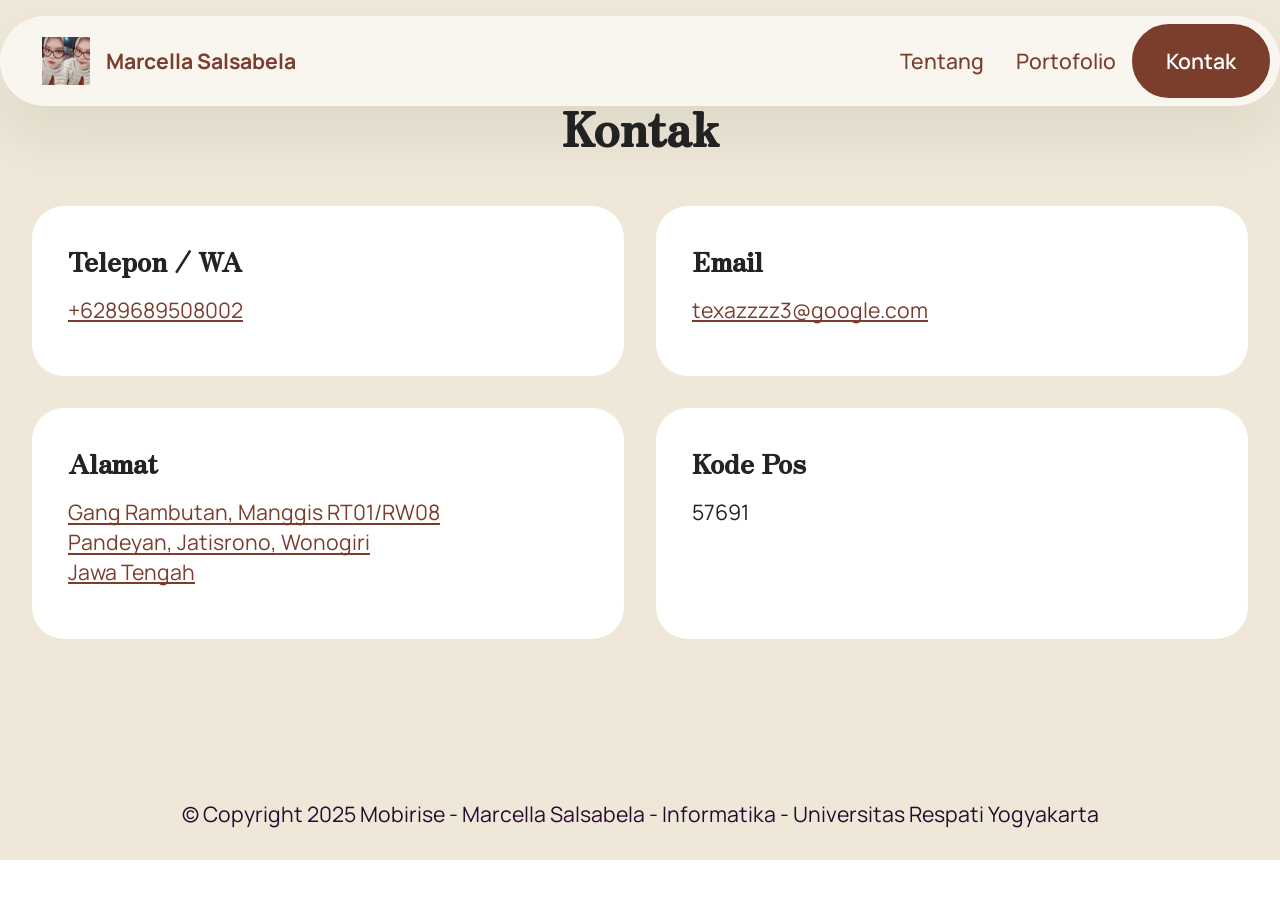
<file: page3.html>
<!DOCTYPE html>
<html  >
<head>
  <!-- Site made with Mobirise Website Builder v5.9.18, https://mobirise.com -->
  <meta charset="UTF-8">
  <meta http-equiv="X-UA-Compatible" content="IE=edge">
  <meta name="generator" content="Mobirise v5.9.18, mobirise.com">
  <meta name="viewport" content="width=device-width, initial-scale=1, minimum-scale=1">
  <link rel="shortcut icon" href="assets/images/whatsapp-image-2025-01-23-at-19.28.24-9afab4bc-96x171.jpeg" type="image/x-icon">
  <meta name="description" content="">
  
  
  <title>Kontak</title>
  <link rel="stylesheet" href="assets/web/assets/mobirise-icons2/mobirise2.css">
  <link rel="stylesheet" href="assets/bootstrap/css/bootstrap.min.css">
  <link rel="stylesheet" href="assets/bootstrap/css/bootstrap-grid.min.css">
  <link rel="stylesheet" href="assets/bootstrap/css/bootstrap-reboot.min.css">
  <link rel="stylesheet" href="assets/animatecss/animate.css">
  <link rel="stylesheet" href="assets/dropdown/css/style.css">
  <link rel="stylesheet" href="assets/theme/css/style.css">
  <link rel="preload" href="https://fonts.googleapis.com/css?family=Zen+Antique:400&display=swap" as="style" onload="this.onload=null;this.rel='stylesheet'">
  <noscript><link rel="stylesheet" href="https://fonts.googleapis.com/css?family=Zen+Antique:400&display=swap"></noscript>
  <link rel="preload" href="https://fonts.googleapis.com/css?family=Manrope:200,300,400,500,600,700,800&display=swap" as="style" onload="this.onload=null;this.rel='stylesheet'">
  <noscript><link rel="stylesheet" href="https://fonts.googleapis.com/css?family=Manrope:200,300,400,500,600,700,800&display=swap"></noscript>
  <link rel="preload" as="style" href="assets/mobirise/css/mbr-additional.css?v=41pWSz"><link rel="stylesheet" href="assets/mobirise/css/mbr-additional.css?v=41pWSz" type="text/css">

  
  
  
</head>
<body>
  
  <section data-bs-version="5.1" class="menu menu1 cid-tJGsCG1vVL" once="menu" id="menu01-t">
	

	<nav class="navbar navbar-dropdown navbar-fixed-top navbar-expand-lg">
		<div class="container">
			<div class="navbar-brand">
				<span class="navbar-logo">
					<a href="index.html">
						<img src="assets/images/whatsapp-image-2025-01-23-at-19.28.24-9afab4bc-96x171.jpeg" alt="Mobirise Website Builder" style="height: 3rem;">
					</a>
				</span>
				<span class="navbar-caption-wrap"><a class="navbar-caption text-primary display-4" href="index.html">Marcella Salsabela</a></span>
			</div>
			<button class="navbar-toggler" type="button" data-toggle="collapse" data-bs-toggle="collapse" data-target="#navbarSupportedContent" data-bs-target="#navbarSupportedContent" aria-controls="navbarNavAltMarkup" aria-expanded="false" aria-label="Toggle navigation">
				<div class="hamburger">
					<span></span>
					<span></span>
					<span></span>
					<span></span>
				</div>
			</button>
			<div class="collapse navbar-collapse" id="navbarSupportedContent">
				<ul class="navbar-nav nav-dropdown" data-app-modern-menu="true"><li class="nav-item">
						<a class="nav-link link text-primary display-4" href="page1.html" aria-expanded="false">Tentang</a>
					</li>
					<li class="nav-item">
						<a class="nav-link link text-primary display-4" href="page2.html">Portofolio</a>
					</li></ul>
				
				<div class="navbar-buttons mbr-section-btn"><a class="btn btn-primary display-4" href="page3.html">Kontak</a></div>
			</div>
		</div>
	</nav>
</section>

<section data-bs-version="5.1" class="contacts01 cid-uAIDl2Equw" id="contacts01-v">
    

    
    
    <div class="container">
        <div class="row justify-content-center">
            <div class="col-12 content-head">
                <div class="mbr-section-head mb-5">
                    <h3 class="mbr-section-title mbr-fonts-style align-center mb-0 display-2">
                        <strong>Kontak</strong></h3>
                    
                </div>
            </div>
        </div>
        <div class="row">
            <div class="item features-without-image col-12 col-md-6 active">
                <div class="item-wrapper">
                    <div class="text-wrapper">
                        <h6 class="card-title mbr-fonts-style mb-3 display-5">
                            <strong>Telepon / WA</strong></h6>
                        <p class="mbr-text mbr-fonts-style display-7"><a href="https://wa.me/6289689508002" class="text-primary">+6289689508002</a></p>
                    </div>
                </div>
            </div>
            <div class="item features-without-image col-12 col-md-6">
                <div class="item-wrapper">
                    <div class="text-wrapper">
                        <h6 class="card-title mbr-fonts-style mb-3 display-5">
                            <strong>Email</strong>
                        </h6>
                        <p class="mbr-text mbr-fonts-style display-7"><a href="mailto:texazzzz3@gmail.com" class="text-primary">texazzzz3@google.com</a>
                        </p>
                    </div>
                </div>
            </div>
            <div class="item features-without-image col-12 col-md-6">
                <div class="item-wrapper">
                    <div class="text-wrapper">
                        <h6 class="card-title mbr-fonts-style mb-3 display-5">
                            <strong>Alamat</strong></h6>
                        <p class="mbr-text mbr-fonts-style display-7"><a href="https://maps.app.goo.gl/mj4azsBR7Lw1BnWR6" class="text-primary" target="_blank">Gang Rambutan, Manggis RT01/RW08</a><br><a href="https://maps.app.goo.gl/mj4azsBR7Lw1BnWR6" class="text-primary" target="_blank">Pandeyan, Jatisrono, Wonogiri</a><br><a href="https://maps.app.goo.gl/mj4azsBR7Lw1BnWR6" class="text-primary" target="_blank">Jawa Tengah</a></p>
                    </div>
                </div>
            </div>
            <div class="item features-without-image col-12 col-md-6">
                <div class="item-wrapper">
                    <div class="text-wrapper">
                        <h6 class="card-title mbr-fonts-style mb-3 display-5">
                            <strong>Kode Pos</strong></h6>
                        <p class="mbr-text mbr-fonts-style display-7">
                            57691
                        </p>
                    </div>
                </div>
            </div>
        </div>
    </div>
</section>

<section data-bs-version="5.1" class="footer4 cid-uAIx2nLmMW" once="footers" id="footer04-u">

    

    

    <div class="container">
        <div class="media-container-row align-center mbr-white">
            <div class="col-12">
                <p class="mbr-text mb-0 mbr-fonts-style display-7">
                    © Copyright 2025 Mobirise - Marcella Salsabela - Informatika - Universitas Respati Yogyakarta</p>
            </div>
        </div>
    </div>
</section><section class="display-7" style="padding: 0;align-items: center;justify-content: center;flex-wrap: wrap;    align-content: center;display: flex;position: relative;height: 4rem;"><a href="https://mobiri.se/3680963" style="flex: 1 1;height: 4rem;position: absolute;width: 100%;z-index: 1;"><img alt="" style="height: 4rem;" src="[data-uri]"></a><p style="margin: 0;text-align: center;" class="display-7">&#8204;</p><a style="z-index:1" href="https://mobirise.com/builder/ai-website-generator.html">AI Website Generator</a></section><script src="assets/bootstrap/js/bootstrap.bundle.min.js"></script>  <script src="assets/smoothscroll/smooth-scroll.js"></script>  <script src="assets/ytplayer/index.js"></script>  <script src="assets/dropdown/js/navbar-dropdown.js"></script>  <script src="assets/theme/js/script.js"></script>  
  
  
  <input name="animation" type="hidden">
  </body>
</html>
</file>
<file: assets/web/assets/mobirise-icons2/mobirise2.css>
@font-face {
  font-family: 'Moririse2';
  font-display: swap;
  src:  url('mobirise2.eot?f2bix4');
  src:  url('mobirise2.eot?f2bix4#iefix') format('embedded-opentype'),
    url('mobirise2.ttf?f2bix4') format('truetype'),
    url('mobirise2.woff?f2bix4') format('woff'),
    url('mobirise2.svg?f2bix4#mobirise2') format('svg');
  font-weight: normal;
  font-style: normal;
}

[class^="mobi-"], [class*=" mobi-"] {
  /* use !important to prevent issues with browser extensions that change fonts */
  font-family: 'Moririse2' !important;
  speak: none;
  font-style: normal;
  font-weight: normal;
  font-variant: normal;
  text-transform: none;
  line-height: 1;

  /* Better Font Rendering =========== */
  -webkit-font-smoothing: antialiased;
  -moz-osx-font-smoothing: grayscale;
}

.mobi-mbri-add-submenu:before {
  content: "\e900";
}
.mobi-mbri-alert:before {
  content: "\e901";
}
.mobi-mbri-align-center:before {
  content: "\e902";
}
.mobi-mbri-align-justify:before {
  content: "\e903";
}
.mobi-mbri-align-left:before {
  content: "\e904";
}
.mobi-mbri-align-right:before {
  content: "\e905";
}
.mobi-mbri-android:before {
  content: "\e906";
}
.mobi-mbri-apple:before {
  content: "\e907";
}
.mobi-mbri-arrow-down:before {
  content: "\e908";
}
.mobi-mbri-arrow-next:before {
  content: "\e909";
}
.mobi-mbri-arrow-prev:before {
  content: "\e90a";
}
.mobi-mbri-arrow-up:before {
  content: "\e90b";
}
.mobi-mbri-bold:before {
  content: "\e90c";
}
.mobi-mbri-bookmark:before {
  content: "\e90d";
}
.mobi-mbri-bootstrap:before {
  content: "\e90e";
}
.mobi-mbri-briefcase:before {
  content: "\e90f";
}
.mobi-mbri-browse:before {
  content: "\e910";
}
.mobi-mbri-bulleted-list:before {
  content: "\e911";
}
.mobi-mbri-calendar:before {
  content: "\e912";
}
.mobi-mbri-camera:before {
  content: "\e913";
}
.mobi-mbri-cart-add:before {
  content: "\e914";
}
.mobi-mbri-cart-full:before {
  content: "\e915";
}
.mobi-mbri-cash:before {
  content: "\e916";
}
.mobi-mbri-change-style:before {
  content: "\e917";
}
.mobi-mbri-chat:before {
  content: "\e918";
}
.mobi-mbri-clock:before {
  content: "\e919";
}
.mobi-mbri-close:before {
  content: "\e91a";
}
.mobi-mbri-cloud:before {
  content: "\e91b";
}
.mobi-mbri-code:before {
  content: "\e91c";
}
.mobi-mbri-contact-form:before {
  content: "\e91d";
}
.mobi-mbri-credit-card:before {
  content: "\e91e";
}
.mobi-mbri-cursor-click:before {
  content: "\e91f";
}
.mobi-mbri-cust-feedback:before {
  content: "\e920";
}
.mobi-mbri-database:before {
  content: "\e921";
}
.mobi-mbri-delivery:before {
  content: "\e922";
}
.mobi-mbri-desktop:before {
  content: "\e923";
}
.mobi-mbri-devices:before {
  content: "\e924";
}
.mobi-mbri-down:before {
  content: "\e925";
}
.mobi-mbri-download-2:before {
  content: "\e926";
}
.mobi-mbri-download:before {
  content: "\e927";
}
.mobi-mbri-drag-n-drop-2:before {
  content: "\e928";
}
.mobi-mbri-drag-n-drop:before {
  content: "\e929";
}
.mobi-mbri-edit-2:before {
  content: "\e92a";
}
.mobi-mbri-edit:before {
  content: "\e92b";
}
.mobi-mbri-error:before {
  content: "\e92c";
}
.mobi-mbri-extension:before {
  content: "\e92d";
}
.mobi-mbri-features:before {
  content: "\e92e";
}
.mobi-mbri-file:before {
  content: "\e92f";
}
.mobi-mbri-flag:before {
  content: "\e930";
}
.mobi-mbri-folder:before {
  content: "\e931";
}
.mobi-mbri-gift:before {
  content: "\e932";
}
.mobi-mbri-github:before {
  content: "\e933";
}
.mobi-mbri-globe-2:before {
  content: "\e934";
}
.mobi-mbri-globe:before {
  content: "\e935";
}
.mobi-mbri-growing-chart:before {
  content: "\e936";
}
.mobi-mbri-hearth:before {
  content: "\e937";
}
.mobi-mbri-help:before {
  content: "\e938";
}
.mobi-mbri-home:before {
  content: "\e939";
}
.mobi-mbri-hot-cup:before {
  content: "\e93a";
}
.mobi-mbri-idea:before {
  content: "\e93b";
}
.mobi-mbri-image-gallery:before {
  content: "\e93c";
}
.mobi-mbri-image-slider:before {
  content: "\e93d";
}
.mobi-mbri-info:before {
  content: "\e93e";
}
.mobi-mbri-italic:before {
  content: "\e93f";
}
.mobi-mbri-key:before {
  content: "\e940";
}
.mobi-mbri-laptop:before {
  content: "\e941";
}
.mobi-mbri-layers:before {
  content: "\e942";
}
.mobi-mbri-left-right:before {
  content: "\e943";
}
.mobi-mbri-left:before {
  content: "\e944";
}
.mobi-mbri-letter:before {
  content: "\e945";
}
.mobi-mbri-like:before {
  content: "\e946";
}
.mobi-mbri-link:before {
  content: "\e947";
}
.mobi-mbri-lock:before {
  content: "\e948";
}
.mobi-mbri-login:before {
  content: "\e949";
}
.mobi-mbri-logout:before {
  content: "\e94a";
}
.mobi-mbri-magic-stick:before {
  content: "\e94b";
}
.mobi-mbri-map-pin:before {
  content: "\e94c";
}
.mobi-mbri-menu:before {
  content: "\e94d";
}
.mobi-mbri-mobile-2:before {
  content: "\e94e";
}
.mobi-mbri-mobile-horizontal:before {
  content: "\e94f";
}
.mobi-mbri-mobile:before {
  content: "\e950";
}
.mobi-mbri-mobirise:before {
  content: "\e951";
}
.mobi-mbri-more-horizontal:before {
  content: "\e952";
}
.mobi-mbri-more-vertical:before {
  content: "\e953";
}
.mobi-mbri-music:before {
  content: "\e954";
}
.mobi-mbri-new-file:before {
  content: "\e955";
}
.mobi-mbri-numbered-list:before {
  content: "\e956";
}
.mobi-mbri-opened-folder:before {
  content: "\e957";
}
.mobi-mbri-pages:before {
  content: "\e958";
}
.mobi-mbri-paper-plane:before {
  content: "\e959";
}
.mobi-mbri-paperclip:before {
  content: "\e95a";
}
.mobi-mbri-phone:before {
  content: "\e95b";
}
.mobi-mbri-photo:before {
  content: "\e95c";
}
.mobi-mbri-photos:before {
  content: "\e95d";
}
.mobi-mbri-pin:before {
  content: "\e95e";
}
.mobi-mbri-play:before {
  content: "\e95f";
}
.mobi-mbri-plus:before {
  content: "\e960";
}
.mobi-mbri-preview:before {
  content: "\e961";
}
.mobi-mbri-print:before {
  content: "\e962";
}
.mobi-mbri-protect:before {
  content: "\e963";
}
.mobi-mbri-question:before {
  content: "\e964";
}
.mobi-mbri-quote-left:before {
  content: "\e965";
}
.mobi-mbri-quote-right:before {
  content: "\e966";
}
.mobi-mbri-redo:before {
  content: "\e967";
}
.mobi-mbri-refresh:before {
  content: "\e968";
}
.mobi-mbri-responsive-2:before {
  content: "\e969";
}
.mobi-mbri-responsive:before {
  content: "\e96a";
}
.mobi-mbri-right:before {
  content: "\e96b";
}
.mobi-mbri-rocket:before {
  content: "\e96c";
}
.mobi-mbri-sad-face:before {
  content: "\e96d";
}
.mobi-mbri-sale:before {
  content: "\e96e";
}
.mobi-mbri-save:before {
  content: "\e96f";
}
.mobi-mbri-search:before {
  content: "\e970";
}
.mobi-mbri-setting-2:before {
  content: "\e971";
}
.mobi-mbri-setting-3:before {
  content: "\e972";
}
.mobi-mbri-setting:before {
  content: "\e973";
}
.mobi-mbri-share:before {
  content: "\e974";
}
.mobi-mbri-shopping-bag:before {
  content: "\e975";
}
.mobi-mbri-shopping-basket:before {
  content: "\e976";
}
.mobi-mbri-shopping-cart:before {
  content: "\e977";
}
.mobi-mbri-sites:before {
  content: "\e978";
}
.mobi-mbri-smile-face:before {
  content: "\e979";
}
.mobi-mbri-speed:before {
  content: "\e97a";
}
.mobi-mbri-star:before {
  content: "\e97b";
}
.mobi-mbri-success:before {
  content: "\e97c";
}
.mobi-mbri-sun:before {
  content: "\e97d";
}
.mobi-mbri-sun2:before {
  content: "\e97e";
}
.mobi-mbri-tablet-vertical:before {
  content: "\e97f";
}
.mobi-mbri-tablet:before {
  content: "\e980";
}
.mobi-mbri-target:before {
  content: "\e981";
}
.mobi-mbri-timer:before {
  content: "\e982";
}
.mobi-mbri-to-ftp:before {
  content: "\e983";
}
.mobi-mbri-to-local-drive:before {
  content: "\e984";
}
.mobi-mbri-touch-swipe:before {
  content: "\e985";
}
.mobi-mbri-touch:before {
  content: "\e986";
}
.mobi-mbri-trash:before {
  content: "\e987";
}
.mobi-mbri-underline:before {
  content: "\e988";
}
.mobi-mbri-undo:before {
  content: "\e989";
}
.mobi-mbri-unlink:before {
  content: "\e98a";
}
.mobi-mbri-unlock:before {
  content: "\e98b";
}
.mobi-mbri-up-down:before {
  content: "\e98c";
}
.mobi-mbri-up:before {
  content: "\e98d";
}
.mobi-mbri-update:before {
  content: "\e98e";
}
.mobi-mbri-upload-2:before {
  content: "\e98f";
}
.mobi-mbri-upload:before {
  content: "\e990";
}
.mobi-mbri-user-2:before {
  content: "\e991";
}
.mobi-mbri-user:before {
  content: "\e992";
}
.mobi-mbri-users:before {
  content: "\e993";
}
.mobi-mbri-video-play:before {
  content: "\e994";
}
.mobi-mbri-video:before {
  content: "\e995";
}
.mobi-mbri-watch:before {
  content: "\e996";
}
.mobi-mbri-website-theme-2:before {
  content: "\e997";
}
.mobi-mbri-website-theme:before {
  content: "\e998";
}
.mobi-mbri-wifi:before {
  content: "\e999";
}
.mobi-mbri-windows:before {
  content: "\e99a";
}
.mobi-mbri-zoom-in:before {
  content: "\e99b";
}
.mobi-mbri-zoom-out:before {
  content: "\e99c";
}
</file>
<file: assets/dropdown/css/style.css>
.navbar-dropdown {
  left: 0;
  padding: 0;
  position: absolute;
  right: 0;
  top: 0;
  transition: all 0.45s ease;
  z-index: 1030;
  background: #282828; }
  .navbar-dropdown .navbar-logo {
    margin-right: 0.8rem;
    transition: margin 0.3s ease-in-out;
    vertical-align: middle; }
    .navbar-dropdown .navbar-logo img {
      height: 3.125rem;
      transition: all 0.3s ease-in-out; }
    .navbar-dropdown .navbar-logo.mbr-iconfont {
      font-size: 3.125rem;
      line-height: 3.125rem; }
  .navbar-dropdown .navbar-caption {
    font-weight: 700;
    white-space: normal;
    vertical-align: -4px;
    line-height: 3.125rem !important; }
    .navbar-dropdown .navbar-caption, .navbar-dropdown .navbar-caption:hover {
      color: inherit;
      text-decoration: none; }
  .navbar-dropdown .mbr-iconfont + .navbar-caption {
    vertical-align: -1px; }
  .navbar-dropdown.navbar-fixed-top {
    position: fixed; }
  .navbar-dropdown .navbar-brand span {
    vertical-align: -4px; }
  .navbar-dropdown.bg-color.transparent {
    background: none; }
  .navbar-dropdown.navbar-short .navbar-brand {
    padding: 0.625rem 0; }
    .navbar-dropdown.navbar-short .navbar-brand span {
      vertical-align: -1px; }
  .navbar-dropdown.navbar-short .navbar-caption {
    line-height: 2.375rem !important;
    vertical-align: -2px; }
  .navbar-dropdown.navbar-short .navbar-logo {
    margin-right: 0.5rem; }
    .navbar-dropdown.navbar-short .navbar-logo img {
      height: 2.375rem; }
    .navbar-dropdown.navbar-short .navbar-logo.mbr-iconfont {
      font-size: 2.375rem;
      line-height: 2.375rem; }
  .navbar-dropdown.navbar-short .mbr-table-cell {
    height: 3.625rem; }
  .navbar-dropdown .navbar-close {
    left: 0.6875rem;
    position: fixed;
    top: 0.75rem;
    z-index: 1000; }
  .navbar-dropdown .hamburger-icon {
    content: "";
    display: inline-block;
    vertical-align: middle;
    width: 16px;
    -webkit-box-shadow: 0 -6px 0 1px #282828,0 0 0 1px #282828,0 6px 0 1px #282828;
    -moz-box-shadow: 0 -6px 0 1px #282828,0 0 0 1px #282828,0 6px 0 1px #282828;
    box-shadow: 0 -6px 0 1px #282828,0 0 0 1px #282828,0 6px 0 1px #282828; }

.dropdown-menu .dropdown-toggle[data-toggle="dropdown-submenu"]::after {
  border-bottom: 0.35em solid transparent;
  border-left: 0.35em solid;
  border-right: 0;
  border-top: 0.35em solid transparent;
  margin-left: 0.3rem; }

.dropdown-menu .dropdown-item:focus {
  outline: 0; }

.nav-dropdown {
  font-size: 0.75rem;
  font-weight: 500;
  height: auto !important; }
  .nav-dropdown .nav-btn {
    padding-left: 1rem; }
  .nav-dropdown .link {
    margin: .667em 1.667em;
    font-weight: 500;
    padding: 0;
    transition: color .2s ease-in-out; }
    .nav-dropdown .link.dropdown-toggle {
      margin-right: 2.583em; }
      .nav-dropdown .link.dropdown-toggle::after {
        margin-left: .25rem;
        border-top: 0.35em solid;
        border-right: 0.35em solid transparent;
        border-left: 0.35em solid transparent;
        border-bottom: 0; }
      .nav-dropdown .link.dropdown-toggle[aria-expanded="true"] {
        margin: 0;
        padding: 0.667em 3.263em  0.667em 1.667em; }
  .nav-dropdown .link::after,
  .nav-dropdown .dropdown-item::after {
    color: inherit; }
  .nav-dropdown .btn {
    font-size: 0.75rem;
    font-weight: 700;
    letter-spacing: 0;
    margin-bottom: 0;
    padding-left: 1.25rem;
    padding-right: 1.25rem; }
  .nav-dropdown .dropdown-menu {
    border-radius: 0;
    border: 0;
    left: 0;
    margin: 0;
    padding-bottom: 1.25rem;
    padding-top: 1.25rem;
    position: relative; }
  .nav-dropdown .dropdown-submenu {
    margin-left: 0.125rem;
    top: 0; }
  .nav-dropdown .dropdown-item {
    font-weight: 500;
    line-height: 2;
    padding: 0.3846em 4.615em 0.3846em 1.5385em;
    position: relative;
    transition: color .2s ease-in-out, background-color .2s ease-in-out; }
    .nav-dropdown .dropdown-item::after {
      margin-top: -0.3077em;
      position: absolute;
      right: 1.1538em;
      top: 50%; }
    .nav-dropdown .dropdown-item:focus, .nav-dropdown .dropdown-item:hover {
      background: none; }

@media (max-width: 767px) {
  .nav-dropdown.navbar-toggleable-sm {
    bottom: 0;
    display: none;
    left: 0;
    overflow-x: hidden;
    position: fixed;
    top: 0;
    transform: translateX(-100%);
    -ms-transform: translateX(-100%);
    -webkit-transform: translateX(-100%);
    width: 18.75rem;
    z-index: 999; } }
.nav-dropdown.navbar-toggleable-xl {
  bottom: 0;
  display: none;
  left: 0;
  overflow-x: hidden;
  position: fixed;
  top: 0;
  transform: translateX(-100%);
  -ms-transform: translateX(-100%);
  -webkit-transform: translateX(-100%);
  width: 18.75rem;
  z-index: 999; }

.nav-dropdown-sm {
  display: block !important;
  overflow-x: hidden;
  overflow: auto;
  padding-top: 3.875rem; }
  .nav-dropdown-sm::after {
    content: "";
    display: block;
    height: 3rem;
    width: 100%; }
  .nav-dropdown-sm.collapse.in ~ .navbar-close {
    display: block !important; }
  .nav-dropdown-sm.collapsing, .nav-dropdown-sm.collapse.in {
    transform: translateX(0);
    -ms-transform: translateX(0);
    -webkit-transform: translateX(0);
    transition: all 0.25s ease-out;
    -webkit-transition: all 0.25s ease-out;
    background: #282828; }
  .nav-dropdown-sm.collapsing[aria-expanded="false"] {
    transform: translateX(-100%);
    -ms-transform: translateX(-100%);
    -webkit-transform: translateX(-100%); }
  .nav-dropdown-sm .nav-item {
    display: block;
    margin-left: 0 !important;
    padding-left: 0; }
  .nav-dropdown-sm .link,
  .nav-dropdown-sm .dropdown-item {
    border-top: 1px dotted rgba(255, 255, 255, 0.1);
    font-size: 0.8125rem;
    line-height: 1.6;
    margin: 0 !important;
    padding: 0.875rem 2.4rem 0.875rem 1.5625rem !important;
    position: relative;
    white-space: normal; }
    .nav-dropdown-sm .link:focus, .nav-dropdown-sm .link:hover,
    .nav-dropdown-sm .dropdown-item:focus,
    .nav-dropdown-sm .dropdown-item:hover {
      background: rgba(0, 0, 0, 0.2) !important;
      color: #c0a375; }
  .nav-dropdown-sm .nav-btn {
    position: relative;
    padding: 1.5625rem 1.5625rem 0 1.5625rem; }
    .nav-dropdown-sm .nav-btn::before {
      border-top: 1px dotted rgba(255, 255, 255, 0.1);
      content: "";
      left: 0;
      position: absolute;
      top: 0;
      width: 100%; }
    .nav-dropdown-sm .nav-btn + .nav-btn {
      padding-top: 0.625rem; }
      .nav-dropdown-sm .nav-btn + .nav-btn::before {
        display: none; }
  .nav-dropdown-sm .btn {
    padding: 0.625rem 0; }
  .nav-dropdown-sm .dropdown-toggle[data-toggle="dropdown-submenu"]::after {
    margin-left: .25rem;
    border-top: 0.35em solid;
    border-right: 0.35em solid transparent;
    border-left: 0.35em solid transparent;
    border-bottom: 0; }
  .nav-dropdown-sm .dropdown-toggle[data-toggle="dropdown-submenu"][aria-expanded="true"]::after {
    border-top: 0;
    border-right: 0.35em solid transparent;
    border-left: 0.35em solid transparent;
    border-bottom: 0.35em solid; }
  .nav-dropdown-sm .dropdown-menu {
    margin: 0;
    padding: 0;
    position: relative;
    top: 0;
    left: 0;
    width: 100%;
    border: 0;
    float: none;
    border-radius: 0;
    background: none; }
  .nav-dropdown-sm .dropdown-submenu {
    left: 100%;
    margin-left: 0.125rem;
    margin-top: -1.25rem;
    top: 0; }

.navbar-toggleable-sm .nav-dropdown .dropdown-menu {
  position: absolute; }

.navbar-toggleable-sm .nav-dropdown .dropdown-submenu {
  left: 100%;
  margin-left: 0.125rem;
  margin-top: -1.25rem;
  top: 0; }

.navbar-toggleable-sm.opened .nav-dropdown .dropdown-menu {
  position: relative; }

.navbar-toggleable-sm.opened .nav-dropdown .dropdown-submenu {
  left: 0;
  margin-left: 00rem;
  margin-top: 0rem;
  top: 0; }

.is-builder .nav-dropdown.collapsing {
  transition: none !important; }
</file>
<file: assets/socicon/css/styles.css>
@charset "UTF-8";

@font-face {
  font-family: 'Socicon';
  src:  url('../fonts/socicon.eot');
  src:  url('../fonts/socicon.eot?#iefix') format('embedded-opentype'),
    url('../fonts/socicon.woff2') format('woff2'),
    url('../fonts/socicon.ttf') format('truetype'),
    url('../fonts/socicon.woff') format('woff'),
    url('../fonts/socicon.svg#socicon') format('svg');
  font-weight: normal;
  font-style: normal;
  font-display: swap;
}

[data-icon]:before {
  font-family: "socicon" !important;
  content: attr(data-icon);
  font-style: normal !important;
  font-weight: normal !important;
  font-variant: normal !important;
  text-transform: none !important;
  speak: none;
  line-height: 1;
  -webkit-font-smoothing: antialiased;
  -moz-osx-font-smoothing: grayscale;
}

[class^="socicon-"], [class*=" socicon-"] {
  /* use !important to prevent issues with browser extensions that change fonts */
  font-family: 'Socicon' !important;
  speak: none;
  font-style: normal;
  font-weight: normal;
  font-variant: normal;
  text-transform: none;
  line-height: 1;

  /* Better Font Rendering =========== */
  -webkit-font-smoothing: antialiased;
  -moz-osx-font-smoothing: grayscale;
}

.socicon-500px:before {
  content: "\e000";
}
.socicon-8tracks:before {
  content: "\e001";
}
.socicon-airbnb:before {
  content: "\e002";
}
.socicon-alliance:before {
  content: "\e003";
}
.socicon-amazon:before {
  content: "\e004";
}
.socicon-amplement:before {
  content: "\e005";
}
.socicon-android:before {
  content: "\e006";
}
.socicon-angellist:before {
  content: "\e007";
}
.socicon-apple:before {
  content: "\e008";
}
.socicon-appnet:before {
  content: "\e009";
}
.socicon-baidu:before {
  content: "\e00a";
}
.socicon-bandcamp:before {
  content: "\e00b";
}
.socicon-battlenet:before {
  content: "\e00c";
}
.socicon-mixer:before {
  content: "\e00d";
}
.socicon-bebee:before {
  content: "\e00e";
}
.socicon-bebo:before {
  content: "\e00f";
}
.socicon-behance:before {
  content: "\e010";
}
.socicon-blizzard:before {
  content: "\e011";
}
.socicon-blogger:before {
  content: "\e012";
}
.socicon-buffer:before {
  content: "\e013";
}
.socicon-chrome:before {
  content: "\e014";
}
.socicon-coderwall:before {
  content: "\e015";
}
.socicon-curse:before {
  content: "\e016";
}
.socicon-dailymotion:before {
  content: "\e017";
}
.socicon-deezer:before {
  content: "\e018";
}
.socicon-delicious:before {
  content: "\e019";
}
.socicon-deviantart:before {
  content: "\e01a";
}
.socicon-diablo:before {
  content: "\e01b";
}
.socicon-digg:before {
  content: "\e01c";
}
.socicon-discord:before {
  content: "\e01d";
}
.socicon-disqus:before {
  content: "\e01e";
}
.socicon-douban:before {
  content: "\e01f";
}
.socicon-draugiem:before {
  content: "\e020";
}
.socicon-dribbble:before {
  content: "\e021";
}
.socicon-drupal:before {
  content: "\e022";
}
.socicon-ebay:before {
  content: "\e023";
}
.socicon-ello:before {
  content: "\e024";
}
.socicon-endomodo:before {
  content: "\e025";
}
.socicon-envato:before {
  content: "\e026";
}
.socicon-etsy:before {
  content: "\e027";
}
.socicon-facebook:before {
  content: "\e028";
}
.socicon-feedburner:before {
  content: "\e029";
}
.socicon-filmweb:before {
  content: "\e02a";
}
.socicon-firefox:before {
  content: "\e02b";
}
.socicon-flattr:before {
  content: "\e02c";
}
.socicon-flickr:before {
  content: "\e02d";
}
.socicon-formulr:before {
  content: "\e02e";
}
.socicon-forrst:before {
  content: "\e02f";
}
.socicon-foursquare:before {
  content: "\e030";
}
.socicon-friendfeed:before {
  content: "\e031";
}
.socicon-github:before {
  content: "\e032";
}
.socicon-goodreads:before {
  content: "\e033";
}
.socicon-google:before {
  content: "\e034";
}
.socicon-googlescholar:before {
  content: "\e035";
}
.socicon-googlegroups:before {
  content: "\e036";
}
.socicon-googlephotos:before {
  content: "\e037";
}
.socicon-googleplus:before {
  content: "\e038";
}
.socicon-grooveshark:before {
  content: "\e039";
}
.socicon-hackerrank:before {
  content: "\e03a";
}
.socicon-hearthstone:before {
  content: "\e03b";
}
.socicon-hellocoton:before {
  content: "\e03c";
}
.socicon-heroes:before {
  content: "\e03d";
}
.socicon-smashcast:before {
  content: "\e03e";
}
.socicon-horde:before {
  content: "\e03f";
}
.socicon-houzz:before {
  content: "\e040";
}
.socicon-icq:before {
  content: "\e041";
}
.socicon-identica:before {
  content: "\e042";
}
.socicon-imdb:before {
  content: "\e043";
}
.socicon-instagram:before {
  content: "\e044";
}
.socicon-issuu:before {
  content: "\e045";
}
.socicon-istock:before {
  content: "\e046";
}
.socicon-itunes:before {
  content: "\e047";
}
.socicon-keybase:before {
  content: "\e048";
}
.socicon-lanyrd:before {
  content: "\e049";
}
.socicon-lastfm:before {
  content: "\e04a";
}
.socicon-line:before {
  content: "\e04b";
}
.socicon-linkedin:before {
  content: "\e04c";
}
.socicon-livejournal:before {
  content: "\e04d";
}
.socicon-lyft:before {
  content: "\e04e";
}
.socicon-macos:before {
  content: "\e04f";
}
.socicon-mail:before {
  content: "\e050";
}
.socicon-medium:before {
  content: "\e051";
}
.socicon-meetup:before {
  content: "\e052";
}
.socicon-mixcloud:before {
  content: "\e053";
}
.socicon-modelmayhem:before {
  content: "\e054";
}
.socicon-mumble:before {
  content: "\e055";
}
.socicon-myspace:before {
  content: "\e056";
}
.socicon-newsvine:before {
  content: "\e057";
}
.socicon-nintendo:before {
  content: "\e058";
}
.socicon-npm:before {
  content: "\e059";
}
.socicon-odnoklassniki:before {
  content: "\e05a";
}
.socicon-openid:before {
  content: "\e05b";
}
.socicon-opera:before {
  content: "\e05c";
}
.socicon-outlook:before {
  content: "\e05d";
}
.socicon-overwatch:before {
  content: "\e05e";
}
.socicon-patreon:before {
  content: "\e05f";
}
.socicon-paypal:before {
  content: "\e060";
}
.socicon-periscope:before {
  content: "\e061";
}
.socicon-persona:before {
  content: "\e062";
}
.socicon-pinterest:before {
  content: "\e063";
}
.socicon-play:before {
  content: "\e064";
}
.socicon-player:before {
  content: "\e065";
}
.socicon-playstation:before {
  content: "\e066";
}
.socicon-pocket:before {
  content: "\e067";
}
.socicon-qq:before {
  content: "\e068";
}
.socicon-quora:before {
  content: "\e069";
}
.socicon-raidcall:before {
  content: "\e06a";
}
.socicon-ravelry:before {
  content: "\e06b";
}
.socicon-reddit:before {
  content: "\e06c";
}
.socicon-renren:before {
  content: "\e06d";
}
.socicon-researchgate:before {
  content: "\e06e";
}
.socicon-residentadvisor:before {
  content: "\e06f";
}
.socicon-reverbnation:before {
  content: "\e070";
}
.socicon-rss:before {
  content: "\e071";
}
.socicon-sharethis:before {
  content: "\e072";
}
.socicon-skype:before {
  content: "\e073";
}
.socicon-slideshare:before {
  content: "\e074";
}
.socicon-smugmug:before {
  content: "\e075";
}
.socicon-snapchat:before {
  content: "\e076";
}
.socicon-songkick:before {
  content: "\e077";
}
.socicon-soundcloud:before {
  content: "\e078";
}
.socicon-spotify:before {
  content: "\e079";
}
.socicon-stackexchange:before {
  content: "\e07a";
}
.socicon-stackoverflow:before {
  content: "\e07b";
}
.socicon-starcraft:before {
  content: "\e07c";
}
.socicon-stayfriends:before {
  content: "\e07d";
}
.socicon-steam:before {
  content: "\e07e";
}
.socicon-storehouse:before {
  content: "\e07f";
}
.socicon-strava:before {
  content: "\e080";
}
.socicon-streamjar:before {
  content: "\e081";
}
.socicon-stumbleupon:before {
  content: "\e082";
}
.socicon-swarm:before {
  content: "\e083";
}
.socicon-teamspeak:before {
  content: "\e084";
}
.socicon-teamviewer:before {
  content: "\e085";
}
.socicon-technorati:before {
  content: "\e086";
}
.socicon-telegram:before {
  content: "\e087";
}
.socicon-tripadvisor:before {
  content: "\e088";
}
.socicon-tripit:before {
  content: "\e089";
}
.socicon-triplej:before {
  content: "\e08a";
}
.socicon-tumblr:before {
  content: "\e08b";
}
.socicon-twitch:before {
  content: "\e08c";
}
.socicon-twitter:before {
  content: "\e08d";
}
.socicon-uber:before {
  content: "\e08e";
}
.socicon-ventrilo:before {
  content: "\e08f";
}
.socicon-viadeo:before {
  content: "\e090";
}
.socicon-viber:before {
  content: "\e091";
}
.socicon-viewbug:before {
  content: "\e092";
}
.socicon-vimeo:before {
  content: "\e093";
}
.socicon-vine:before {
  content: "\e094";
}
.socicon-vkontakte:before {
  content: "\e095";
}
.socicon-warcraft:before {
  content: "\e096";
}
.socicon-wechat:before {
  content: "\e097";
}
.socicon-weibo:before {
  content: "\e098";
}
.socicon-whatsapp:before {
  content: "\e099";
}
.socicon-wikipedia:before {
  content: "\e09a";
}
.socicon-windows:before {
  content: "\e09b";
}
.socicon-wordpress:before {
  content: "\e09c";
}
.socicon-wykop:before {
  content: "\e09d";
}
.socicon-xbox:before {
  content: "\e09e";
}
.socicon-xing:before {
  content: "\e09f";
}
.socicon-yahoo:before {
  content: "\e0a0";
}
.socicon-yammer:before {
  content: "\e0a1";
}
.socicon-yandex:before {
  content: "\e0a2";
}
.socicon-yelp:before {
  content: "\e0a3";
}
.socicon-younow:before {
  content: "\e0a4";
}
.socicon-youtube:before {
  content: "\e0a5";
}
.socicon-zapier:before {
  content: "\e0a6";
}
.socicon-zerply:before {
  content: "\e0a7";
}
.socicon-zomato:before {
  content: "\e0a8";
}
.socicon-zynga:before {
  content: "\e0a9";
}
.socicon-spreadshirt:before {
  content: "\e901";
}
.socicon-gamejolt:before {
  content: "\e902";
}
.socicon-trello:before {
  content: "\e903";
}
.socicon-tunein:before {
  content: "\e904";
}
.socicon-bloglovin:before {
  content: "\e905";
}
.socicon-gamewisp:before {
  content: "\e906";
}
.socicon-messenger:before {
  content: "\e907";
}
.socicon-pandora:before {
  content: "\e908";
}
.socicon-augment:before {
  content: "\e909";
}
.socicon-bitbucket:before {
  content: "\e90a";
}
.socicon-fyuse:before {
  content: "\e90b";
}
.socicon-yt-gaming:before {
  content: "\e90c";
}
.socicon-sketchfab:before {
  content: "\e90d";
}
.socicon-mobcrush:before {
  content: "\e90e";
}
.socicon-microsoft:before {
  content: "\e90f";
}
.socicon-realtor:before {
  content: "\e910";
}
.socicon-tidal:before {
  content: "\e911";
}
.socicon-qobuz:before {
  content: "\e912";
}
.socicon-natgeo:before {
  content: "\e913";
}
.socicon-mastodon:before {
  content: "\e914";
}
.socicon-unsplash:before {
  content: "\e915";
}
.socicon-homeadvisor:before {
  content: "\e916";
}
.socicon-angieslist:before {
  content: "\e917";
}
.socicon-codepen:before {
  content: "\e918";
}
.socicon-slack:before {
  content: "\e919";
}
.socicon-openaigym:before {
  content: "\e91a";
}
.socicon-logmein:before {
  content: "\e91b";
}
.socicon-fiverr:before {
  content: "\e91c";
}
.socicon-gotomeeting:before {
  content: "\e91d";
}
.socicon-aliexpress:before {
  content: "\e91e";
}
.socicon-guru:before {
  content: "\e91f";
}
.socicon-appstore:before {
  content: "\e920";
}
.socicon-homes:before {
  content: "\e921";
}
.socicon-zoom:before {
  content: "\e922";
}
.socicon-alibaba:before {
  content: "\e923";
}
.socicon-craigslist:before {
  content: "\e924";
}
.socicon-wix:before {
  content: "\e925";
}
.socicon-redfin:before {
  content: "\e926";
}
.socicon-googlecalendar:before {
  content: "\e927";
}
.socicon-shopify:before {
  content: "\e928";
}
.socicon-freelancer:before {
  content: "\e929";
}
.socicon-seedrs:before {
  content: "\e92a";
}
.socicon-bing:before {
  content: "\e92b";
}
.socicon-doodle:before {
  content: "\e92c";
}
.socicon-bonanza:before {
  content: "\e92d";
}
.socicon-squarespace:before {
  content: "\e92e";
}
.socicon-toptal:before {
  content: "\e92f";
}
.socicon-gust:before {
  content: "\e930";
}
.socicon-ask:before {
  content: "\e931";
}
.socicon-trulia:before {
  content: "\e932";
}
.socicon-loomly:before {
  content: "\e933";
}
.socicon-ghost:before {
  content: "\e934";
}
.socicon-upwork:before {
  content: "\e935";
}
.socicon-fundable:before {
  content: "\e936";
}
.socicon-booking:before {
  content: "\e937";
}
.socicon-googlemaps:before {
  content: "\e938";
}
.socicon-zillow:before {
  content: "\e939";
}
.socicon-niconico:before {
  content: "\e93a";
}
.socicon-toneden:before {
  content: "\e93b";
}
.socicon-crunchbase:before {
  content: "\e93c";
}
.socicon-homefy:before {
  content: "\e93d";
}
.socicon-calendly:before {
  content: "\e93e";
}
.socicon-livemaster:before {
  content: "\e93f";
}
.socicon-udemy:before {
  content: "\e940";
}
.socicon-codered:before {
  content: "\e941";
}
.socicon-origin:before {
  content: "\e942";
}
.socicon-nextdoor:before {
  content: "\e943";
}
.socicon-portfolio:before {
  content: "\e944";
}
.socicon-instructables:before {
  content: "\e945";
}
.socicon-gitlab:before {
  content: "\e946";
}
.socicon-hackernews:before {
  content: "\e947";
}
.socicon-smashwords:before {
  content: "\e948";
}
.socicon-kobo:before {
  content: "\e949";
}
.socicon-bookbub:before {
  content: "\e94a";
}
.socicon-mailru:before {
  content: "\e94b";
}
.socicon-moddb:before {
  content: "\e94c";
}
.socicon-indiedb:before {
  content: "\e94d";
}
.socicon-traxsource:before {
  content: "\e94e";
}
.socicon-gamefor:before {
  content: "\e94f";
}
.socicon-pixiv:before {
  content: "\e950";
}
.socicon-myanimelist:before {
  content: "\e951";
}
.socicon-blackberry:before {
  content: "\e952";
}
.socicon-wickr:before {
  content: "\e953";
}
.socicon-spip:before {
  content: "\e954";
}
.socicon-napster:before {
  content: "\e955";
}
.socicon-beatport:before {
  content: "\e956";
}
.socicon-hackerone:before {
  content: "\e957";
}
.socicon-internet:before {
  content: "\e958";
}
.socicon-ubuntu:before {
  content: "\e959";
}
.socicon-artstation:before {
  content: "\e95a";
}
.socicon-invision:before {
  content: "\e95b";
}
.socicon-torial:before {
  content: "\e95c";
}
.socicon-collectorz:before {
  content: "\e95d";
}
.socicon-seenthis:before {
  content: "\e95e";
}
.socicon-googleplaymusic:before {
  content: "\e95f";
}
.socicon-debian:before {
  content: "\e960";
}
.socicon-filmfreeway:before {
  content: "\e961";
}
.socicon-gnome:before {
  content: "\e962";
}
.socicon-itchio:before {
  content: "\e963";
}
.socicon-jamendo:before {
  content: "\e964";
}
.socicon-mix:before {
  content: "\e965";
}
.socicon-sharepoint:before {
  content: "\e966";
}
.socicon-tinder:before {
  content: "\e967";
}
.socicon-windguru:before {
  content: "\e968";
}
.socicon-cdbaby:before {
  content: "\e969";
}
.socicon-elementaryos:before {
  content: "\e96a";
}
.socicon-stage32:before {
  content: "\e96b";
}
.socicon-tiktok:before {
  content: "\e96c";
}
.socicon-gitter:before {
  content: "\e96d";
}
.socicon-letterboxd:before {
  content: "\e96e";
}
.socicon-threema:before {
  content: "\e96f";
}
.socicon-splice:before {
  content: "\e970";
}
.socicon-metapop:before {
  content: "\e971";
}
.socicon-naver:before {
  content: "\e972";
}
.socicon-remote:before {
  content: "\e973";
}
.socicon-flipboard:before {
  content: "\e974";
}
.socicon-googlehangouts:before {
  content: "\e975";
}
.socicon-dlive:before {
  content: "\e976";
}
.socicon-vsco:before {
  content: "\e977";
}
.socicon-stitcher:before {
  content: "\e978";
}
.socicon-avvo:before {
  content: "\e979";
}
.socicon-redbubble:before {
  content: "\e97a";
}
.socicon-society6:before {
  content: "\e97b";
}
.socicon-zazzle:before {
  content: "\e97c";
}
.socicon-eitaa:before {
  content: "\e97d";
}
.socicon-soroush:before {
  content: "\e97e";
}
.socicon-bale:before {
  content: "\e97f";
}
</file>
<file: assets/theme/css/style.css>
@charset "UTF-8";
section {
  background-color: #ffffff;
}

body {
  font-style: normal;
  line-height: 1.5;
  font-weight: 400;
  color: #232323;
  position: relative;
}

button {
  background-color: transparent;
  border-color: transparent;
}

.embla__button,
.carousel-control {
  background-color: #edefea !important;
  opacity: 0.8 !important;
  color: #464845 !important;
  border-color: #edefea !important;
}

.carousel .close,
.modalWindow .close {
  background-color: #edefea !important;
  color: #464845 !important;
  border-color: #edefea !important;
  opacity: 0.8 !important;
}

.carousel .close:hover,
.modalWindow .close:hover {
  opacity: 1 !important;
}

.carousel-indicators li {
  background-color: #edefea !important;
  border: 2px solid #464845 !important;
}

.carousel-indicators li:hover,
.carousel-indicators li:active {
  opacity: 0.8 !important;
}

.embla__button:hover,
.carousel-control:hover {
  background-color: #edefea !important;
  opacity: 1 !important;
}

.modalWindow-video-container {
  height: 80%;
}

section,
.container,
.container-fluid {
  position: relative;
  word-wrap: break-word;
}

a.mbr-iconfont:hover {
  text-decoration: none;
}

.article .lead p,
.article .lead ul,
.article .lead ol,
.article .lead pre,
.article .lead blockquote {
  margin-bottom: 0;
}

a {
  font-style: normal;
  font-weight: 400;
  cursor: pointer;
}
a, a:hover {
  text-decoration: none;
}

.mbr-section-title {
  font-style: normal;
  line-height: 1.3;
}

.mbr-section-subtitle {
  line-height: 1.3;
}

.mbr-text {
  font-style: normal;
  line-height: 1.7;
}

h1,
h2,
h3,
h4,
h5,
h6,
.display-1,
.display-2,
.display-4,
.display-5,
.display-7,
span,
p,
a {
  line-height: 1;
  word-break: break-word;
  word-wrap: break-word;
  font-weight: 400;
}

b,
strong {
  font-weight: bold;
}

input:-webkit-autofill, input:-webkit-autofill:hover, input:-webkit-autofill:focus, input:-webkit-autofill:active {
  transition-delay: 9999s;
  -webkit-transition-property: background-color, color;
  transition-property: background-color, color;
}

textarea[type=hidden] {
  display: none;
}

section {
  background-position: 50% 50%;
  background-repeat: no-repeat;
  background-size: cover;
}
section .mbr-background-video,
section .mbr-background-video-preview {
  position: absolute;
  bottom: 0;
  left: 0;
  right: 0;
  top: 0;
}

.hidden {
  visibility: hidden;
}

.mbr-z-index20 {
  z-index: 20;
}

/*! Base colors */
.mbr-white {
  color: #ffffff;
}

.mbr-black {
  color: #111111;
}

.mbr-bg-white {
  background-color: #ffffff;
}

.mbr-bg-black {
  background-color: #000000;
}

/*! Text-aligns */
.align-left {
  text-align: left;
}

.align-center {
  text-align: center;
}

.align-right {
  text-align: right;
}

/*! Font-weight  */
.mbr-light {
  font-weight: 300;
}

.mbr-regular {
  font-weight: 400;
}

.mbr-semibold {
  font-weight: 500;
}

.mbr-bold {
  font-weight: 700;
}

/*! Media  */
.media-content {
  flex-basis: 100%;
}

.media-container-row {
  display: flex;
  flex-direction: row;
  flex-wrap: wrap;
  justify-content: center;
  align-content: center;
  align-items: start;
}
.media-container-row .media-size-item {
  width: 400px;
}

.media-container-column {
  display: flex;
  flex-direction: column;
  flex-wrap: wrap;
  justify-content: center;
  align-content: center;
  align-items: stretch;
}
.media-container-column > * {
  width: 100%;
}

@media (min-width: 992px) {
  .media-container-row {
    flex-wrap: nowrap;
  }
}
figure {
  margin-bottom: 0;
  overflow: hidden;
}

figure[mbr-media-size] {
  transition: width 0.1s;
}

img,
iframe {
  display: block;
  width: 100%;
}

.card {
  background-color: transparent;
  border: none;
}

.card-box {
  width: 100%;
}

.card-img {
  text-align: center;
  flex-shrink: 0;
  -webkit-flex-shrink: 0;
}

.media {
  max-width: 100%;
  margin: 0 auto;
}

.mbr-figure {
  align-self: center;
}

.media-container > div {
  max-width: 100%;
}

.mbr-figure img,
.card-img img {
  width: 100%;
}

@media (max-width: 991px) {
  .media-size-item {
    width: auto !important;
  }
  .media {
    width: auto;
  }
  .mbr-figure {
    width: 100% !important;
  }
}
/*! Buttons */
.mbr-section-btn {
  margin-left: -0.6rem;
  margin-right: -0.6rem;
  font-size: 0;
}

.btn {
  font-weight: 600;
  border-width: 1px;
  font-style: normal;
  margin: 0.6rem 0.6rem;
  white-space: normal;
  transition: all 0.2s ease-in-out;
  display: inline-flex;
  align-items: center;
  justify-content: center;
  word-break: break-word;
}

.btn-sm {
  font-weight: 600;
  letter-spacing: 0px;
  transition: all 0.3s ease-in-out;
}

.btn-md {
  font-weight: 600;
  letter-spacing: 0px;
  transition: all 0.3s ease-in-out;
}

.btn-lg {
  font-weight: 600;
  letter-spacing: 0px;
  transition: all 0.3s ease-in-out;
}

.btn-form {
  margin: 0;
}
.btn-form:hover {
  cursor: pointer;
}

nav .mbr-section-btn {
  margin-left: 0rem;
  margin-right: 0rem;
}

/*! Btn icon margin */
.btn .mbr-iconfont,
.btn.btn-sm .mbr-iconfont {
  order: 1;
  cursor: pointer;
  margin-left: 0.5rem;
  vertical-align: sub;
}

.btn.btn-md .mbr-iconfont,
.btn.btn-md .mbr-iconfont {
  margin-left: 0.8rem;
}

.mbr-regular {
  font-weight: 400;
}

.mbr-semibold {
  font-weight: 500;
}

.mbr-bold {
  font-weight: 700;
}

[type=submit] {
  -webkit-appearance: none;
}

/*! Full-screen */
.mbr-fullscreen .mbr-overlay {
  min-height: 100vh;
}

.mbr-fullscreen {
  display: flex;
  display: -moz-flex;
  display: -ms-flex;
  display: -o-flex;
  align-items: center;
  min-height: 100vh;
  padding-top: 3rem;
  padding-bottom: 3rem;
}

/*! Map */
.map {
  height: 25rem;
  position: relative;
}
.map iframe {
  width: 100%;
  height: 100%;
}

/*! Scroll to top arrow */
.mbr-arrow-up {
  bottom: 25px;
  right: 90px;
  position: fixed;
  text-align: right;
  z-index: 5000;
  color: #ffffff;
  font-size: 22px;
}

.mbr-arrow-up a {
  background: rgba(0, 0, 0, 0.2);
  border-radius: 50%;
  color: #fff;
  display: inline-block;
  height: 60px;
  width: 60px;
  border: 2px solid #fff;
  outline-style: none !important;
  position: relative;
  text-decoration: none;
  transition: all 0.3s ease-in-out;
  cursor: pointer;
  text-align: center;
}
.mbr-arrow-up a:hover {
  background-color: rgba(0, 0, 0, 0.4);
}
.mbr-arrow-up a i {
  line-height: 60px;
}

.mbr-arrow-up-icon {
  display: block;
  color: #fff;
}

.mbr-arrow-up-icon::before {
  content: "›";
  display: inline-block;
  font-family: serif;
  font-size: 22px;
  line-height: 1;
  font-style: normal;
  position: relative;
  top: 6px;
  left: -4px;
  transform: rotate(-90deg);
}

/*! Arrow Down */
.mbr-arrow {
  position: absolute;
  bottom: 45px;
  left: 50%;
  width: 60px;
  height: 60px;
  cursor: pointer;
  background-color: rgba(80, 80, 80, 0.5);
  border-radius: 50%;
  transform: translateX(-50%);
}
@media (max-width: 767px) {
  .mbr-arrow {
    display: none;
  }
}
.mbr-arrow > a {
  display: inline-block;
  text-decoration: none;
  outline-style: none;
  animation: arrowdown 1.7s ease-in-out infinite;
  color: #ffffff;
}
.mbr-arrow > a > i {
  position: absolute;
  top: -2px;
  left: 15px;
  font-size: 2rem;
}

#scrollToTop a i::before {
  content: "";
  position: absolute;
  display: block;
  border-bottom: 2.5px solid #fff;
  border-left: 2.5px solid #fff;
  width: 27.8%;
  height: 27.8%;
  left: 50%;
  top: 51%;
  transform: translateY(-30%) translateX(-50%) rotate(135deg);
}

@keyframes arrowdown {
  0% {
    transform: translateY(0px);
  }
  50% {
    transform: translateY(-5px);
  }
  100% {
    transform: translateY(0px);
  }
}
@media (max-width: 500px) {
  .mbr-arrow-up {
    left: 0;
    right: 0;
    text-align: center;
  }
}
/*Gradients animation*/
@keyframes gradient-animation {
  from {
    background-position: 0% 100%;
    animation-timing-function: ease-in-out;
  }
  to {
    background-position: 100% 0%;
    animation-timing-function: ease-in-out;
  }
}
.bg-gradient {
  background-size: 200% 200%;
  animation: gradient-animation 5s infinite alternate;
  -webkit-animation: gradient-animation 5s infinite alternate;
}

.menu .navbar-brand {
  display: -webkit-flex;
}
.menu .navbar-brand span {
  display: flex;
  display: -webkit-flex;
}
.menu .navbar-brand .navbar-caption-wrap {
  display: -webkit-flex;
}
.menu .navbar-brand .navbar-logo img {
  display: -webkit-flex;
  width: auto;
}
@media (min-width: 768px) and (max-width: 991px) {
  .menu .navbar-toggleable-sm .navbar-nav {
    display: -ms-flexbox;
  }
}
@media (max-width: 991px) {
  .menu .navbar-collapse {
    max-height: 93.5vh;
  }
  .menu .navbar-collapse.show {
    overflow: auto;
  }
}
@media (min-width: 992px) {
  .menu .navbar-nav.nav-dropdown {
    display: -webkit-flex;
  }
  .menu .navbar-toggleable-sm .navbar-collapse {
    display: -webkit-flex !important;
  }
  .menu .collapsed .navbar-collapse {
    max-height: 93.5vh;
  }
  .menu .collapsed .navbar-collapse.show {
    overflow: auto;
  }
}
@media (max-width: 767px) {
  .menu .navbar-collapse {
    max-height: 80vh;
  }
}

.nav-link .mbr-iconfont {
  margin-right: 0.5rem;
}

.navbar {
  display: -webkit-flex;
  -webkit-flex-wrap: wrap;
  -webkit-align-items: center;
  -webkit-justify-content: space-between;
}

.navbar-collapse {
  -webkit-flex-basis: 100%;
  -webkit-flex-grow: 1;
  -webkit-align-items: center;
}

.nav-dropdown .link {
  padding: 0.667em 1.667em !important;
  margin: 0 !important;
}

.nav {
  display: -webkit-flex;
  -webkit-flex-wrap: wrap;
}

.row {
  display: -webkit-flex;
  -webkit-flex-wrap: wrap;
}

.justify-content-center {
  -webkit-justify-content: center;
}

.form-inline {
  display: -webkit-flex;
}

.card-wrapper {
  -webkit-flex: 1;
}

.carousel-control {
  z-index: 10;
  display: -webkit-flex;
}

.carousel-controls {
  display: -webkit-flex;
}

.media {
  display: -webkit-flex;
}

.form-group:focus {
  outline: none;
}

.jq-selectbox__select {
  padding: 7px 0;
  position: relative;
}

.jq-selectbox__dropdown {
  overflow: hidden;
  border-radius: 10px;
  position: absolute;
  top: 100%;
  left: 0 !important;
  width: 100% !important;
}

.jq-selectbox__trigger-arrow {
  right: 0;
  transform: translateY(-50%);
}

.jq-selectbox li {
  padding: 1.07em 0.5em;
}

input[type=range] {
  padding-left: 0 !important;
  padding-right: 0 !important;
}

.modal-dialog,
.modal-content {
  height: 100%;
}

.modal-dialog .carousel-inner {
  height: calc(100vh - 1.75rem);
}
@media (max-width: 575px) {
  .modal-dialog .carousel-inner {
    height: calc(100vh - 1rem);
  }
}

.carousel-item {
  text-align: center;
}

.carousel-item img {
  margin: auto;
}

.navbar-toggler {
  align-self: flex-start;
  padding: 0.25rem 0.75rem;
  font-size: 1.25rem;
  line-height: 1;
  background: transparent;
  border: 1px solid transparent;
  border-radius: 0.25rem;
}

.navbar-toggler:focus,
.navbar-toggler:hover {
  text-decoration: none;
  box-shadow: none;
}

.navbar-toggler-icon {
  display: inline-block;
  width: 1.5em;
  height: 1.5em;
  vertical-align: middle;
  content: "";
  background: no-repeat center center;
  background-size: 100% 100%;
}

.navbar-toggler-left {
  position: absolute;
  left: 1rem;
}

.navbar-toggler-right {
  position: absolute;
  right: 1rem;
}

.card-img {
  width: auto;
}

.menu .navbar.collapsed:not(.beta-menu) {
  flex-direction: column;
}

.carousel-item.active,
.carousel-item-next,
.carousel-item-prev {
  display: flex;
}

.note-air-layout .dropup .dropdown-menu,
.note-air-layout .navbar-fixed-bottom .dropdown .dropdown-menu {
  bottom: initial !important;
}

html,
body {
  height: auto;
  min-height: 100vh;
}

.dropup .dropdown-toggle::after {
  display: none;
}

.form-asterisk {
  font-family: initial;
  position: absolute;
  top: -2px;
  font-weight: normal;
}

.form-control-label {
  position: relative;
  cursor: pointer;
  margin-bottom: 0.357em;
  padding: 0;
}

.alert {
  color: #ffffff;
  border-radius: 0;
  border: 0;
  font-size: 1.1rem;
  line-height: 1.5;
  margin-bottom: 1.875rem;
  padding: 1.25rem;
  position: relative;
  text-align: center;
}
.alert.alert-form::after {
  background-color: inherit;
  bottom: -7px;
  content: "";
  display: block;
  height: 14px;
  left: 50%;
  margin-left: -7px;
  position: absolute;
  transform: rotate(45deg);
  width: 14px;
}

.form-control {
  background-color: #ffffff;
  background-clip: border-box;
  color: #232323;
  line-height: 1rem !important;
  height: auto;
  padding: 1.2rem 2rem;
  transition: border-color 0.25s ease 0s;
  border: 1px solid transparent !important;
  border-radius: 4px;
  box-shadow: rgba(0, 0, 0, 0.07) 0px 1px 1px 0px, rgba(0, 0, 0, 0.07) 0px 1px 3px 0px, rgba(0, 0, 0, 0.03) 0px 0px 0px 1px;
}
.form-active .form-control:invalid {
  border-color: red;
}

.row > * {
  padding-right: 1rem;
  padding-left: 1rem;
}

form .row {
  margin-left: -0.6rem;
  margin-right: -0.6rem;
}
form .row [class*=col] {
  padding-left: 0.6rem;
  padding-right: 0.6rem;
}

form .mbr-section-btn {
  padding-left: 0.6rem;
  padding-right: 0.6rem;
}

form .form-check-input {
  margin-top: 0.5;
}

textarea.form-control {
  line-height: 1.5rem !important;
}

.form-group {
  margin-bottom: 1.2rem;
}

.form-control,
form .btn {
  min-height: 48px;
}

.gdpr-block label span.textGDPR input[name=gdpr] {
  top: 7px;
}

.form-control:focus {
  box-shadow: none;
}

:focus {
  outline: none;
}

.mbr-overlay {
  background-color: #000;
  bottom: 0;
  left: 0;
  opacity: 0.5;
  position: absolute;
  right: 0;
  top: 0;
  z-index: 0;
  pointer-events: none;
}

blockquote {
  font-style: italic;
  padding: 3rem;
  font-size: 1.09rem;
  position: relative;
  border-left: 3px solid;
}

ul,
ol,
pre,
blockquote {
  margin-bottom: 2.3125rem;
}

.mt-4 {
  margin-top: 2rem !important;
}

.mb-4 {
  margin-bottom: 2rem !important;
}

.container,
.container-fluid {
  padding-left: 16px;
  padding-right: 16px;
}

.row {
  margin-left: -16px;
  margin-right: -16px;
}
.row > [class*=col] {
  padding-left: 16px;
  padding-right: 16px;
}

@media (min-width: 992px) {
  .container-fluid {
    padding-left: 32px;
    padding-right: 32px;
  }
}
@media (max-width: 991px) {
  .mbr-container {
    padding-left: 16px;
    padding-right: 16px;
  }
}
.app-video-wrapper > img {
  opacity: 1;
}

.app-video-wrapper {
  background: transparent;
}

.item {
  position: relative;
}

.dropdown-menu .dropdown-menu {
  left: 100%;
}

.dropdown-item + .dropdown-menu {
  display: none;
}

.dropdown-item:hover + .dropdown-menu,
.dropdown-menu:hover {
  display: block;
}

@media (min-aspect-ratio: 16/9) {
  .mbr-video-foreground {
    height: 300% !important;
    top: -100% !important;
  }
}
@media (max-aspect-ratio: 16/9) {
  .mbr-video-foreground {
    width: 300% !important;
    left: -100% !important;
  }
}.engine {
	position: absolute;
	text-indent: -2400px;
	text-align: center;
	padding: 0;
	top: 0;
	left: -2400px;
}
</file>
<file: assets/mobirise/css/mbr-additional.css>
.btn {
  border-width: 2px;
}
img,
.card-wrap,
.card-wrapper,
.video-wrapper,
.mbr-figure iframe,
.google-map iframe,
.slide-content,
.plan,
.card,
.item-wrapper {
  border-radius: 2rem !important;
}
.video-wrapper {
  overflow: hidden;
}
body {
  font-family: Inter Tight;
}
.display-1 {
  font-family: 'Zen Antique', serif;
  font-size: 4.2rem;
  line-height: 1;
}
.display-1 > .mbr-iconfont {
  font-size: 5.25rem;
}
.display-2 {
  font-family: 'Zen Antique', serif;
  font-size: 3.4rem;
  line-height: 1;
}
.display-2 > .mbr-iconfont {
  font-size: 4.25rem;
}
.display-4 {
  font-family: 'Manrope', sans-serif;
  font-size: 1.4rem;
  line-height: 1.5;
}
.display-4 > .mbr-iconfont {
  font-size: 1.75rem;
}
.display-5 {
  font-family: 'Zen Antique', serif;
  font-size: 1.8rem;
  line-height: 1.5;
}
.display-5 > .mbr-iconfont {
  font-size: 2.25rem;
}
.display-7 {
  font-family: 'Manrope', sans-serif;
  font-size: 1.4rem;
  line-height: 1.3;
}
.display-7 > .mbr-iconfont {
  font-size: 1.75rem;
}
/* ---- Fluid typography for mobile devices ---- */
/* 1.4 - font scale ratio ( bootstrap == 1.42857 ) */
/* 100vw - current viewport width */
/* (48 - 20)  48 == 48rem == 768px, 20 == 20rem == 320px(minimal supported viewport) */
/* 0.65 - min scale variable, may vary */
@media (max-width: 992px) {
  .display-1 {
    font-size: 3.36rem;
  }
}
@media (max-width: 768px) {
  .display-1 {
    font-size: 2.94rem;
    font-size: calc( 2.12rem + (4.2 - 2.12) * ((100vw - 20rem) / (48 - 20)));
    line-height: calc( 1.1 * (2.12rem + (4.2 - 2.12) * ((100vw - 20rem) / (48 - 20))));
  }
  .display-2 {
    font-size: 2.72rem;
    font-size: calc( 1.8399999999999999rem + (3.4 - 1.8399999999999999) * ((100vw - 20rem) / (48 - 20)));
    line-height: calc( 1.3 * (1.8399999999999999rem + (3.4 - 1.8399999999999999) * ((100vw - 20rem) / (48 - 20))));
  }
  .display-4 {
    font-size: 1.12rem;
    font-size: calc( 1.14rem + (1.4 - 1.14) * ((100vw - 20rem) / (48 - 20)));
    line-height: calc( 1.4 * (1.14rem + (1.4 - 1.14) * ((100vw - 20rem) / (48 - 20))));
  }
  .display-5 {
    font-size: 1.44rem;
    font-size: calc( 1.28rem + (1.8 - 1.28) * ((100vw - 20rem) / (48 - 20)));
    line-height: calc( 1.4 * (1.28rem + (1.8 - 1.28) * ((100vw - 20rem) / (48 - 20))));
  }
  .display-7 {
    font-size: 1.12rem;
    font-size: calc( 1.14rem + (1.4 - 1.14) * ((100vw - 20rem) / (48 - 20)));
    line-height: calc( 1.4 * (1.14rem + (1.4 - 1.14) * ((100vw - 20rem) / (48 - 20))));
  }
}
@media (min-width: 992px) and (max-width: 1400px) {
  .display-1 {
    font-size: 2.94rem;
    font-size: calc( 2.12rem + (4.2 - 2.12) * ((100vw - 62rem) / (87 - 62)));
    line-height: calc( 1.1 * (2.12rem + (4.2 - 2.12) * ((100vw - 62rem) / (87 - 62))));
  }
  .display-2 {
    font-size: 2.72rem;
    font-size: calc( 1.8399999999999999rem + (3.4 - 1.8399999999999999) * ((100vw - 62rem) / (87 - 62)));
    line-height: calc( 1.3 * (1.8399999999999999rem + (3.4 - 1.8399999999999999) * ((100vw - 62rem) / (87 - 62))));
  }
  .display-4 {
    font-size: 1.12rem;
    font-size: calc( 1.14rem + (1.4 - 1.14) * ((100vw - 62rem) / (87 - 62)));
    line-height: calc( 1.4 * (1.14rem + (1.4 - 1.14) * ((100vw - 62rem) / (87 - 62))));
  }
  .display-5 {
    font-size: 1.44rem;
    font-size: calc( 1.28rem + (1.8 - 1.28) * ((100vw - 62rem) / (87 - 62)));
    line-height: calc( 1.4 * (1.28rem + (1.8 - 1.28) * ((100vw - 62rem) / (87 - 62))));
  }
  .display-7 {
    font-size: 1.12rem;
    font-size: calc( 1.14rem + (1.4 - 1.14) * ((100vw - 62rem) / (87 - 62)));
    line-height: calc( 1.4 * (1.14rem + (1.4 - 1.14) * ((100vw - 62rem) / (87 - 62))));
  }
}
/* Buttons */
.btn {
  padding: 1.25rem 2rem;
  border-radius: 4px;
}
@media (max-width: 767px) {
  .btn {
    padding: 0.75rem 1.5rem;
  }
}
.btn-sm {
  padding: 0.6rem 1.2rem;
  border-radius: 4px;
}
.btn-md {
  padding: 0.6rem 1.2rem;
  border-radius: 4px;
}
.btn-lg {
  padding: 1.25rem 2rem;
  border-radius: 4px;
}
.bg-primary {
  background-color: #7b3d2c !important;
}
.bg-success {
  background-color: #000000 !important;
}
.bg-info {
  background-color: #01563b !important;
}
.bg-warning {
  background-color: #ffffff !important;
}
.bg-danger {
  background-color: #f7f7f7 !important;
}
.btn-primary,
.btn-primary:active {
  background-color: #7b3d2c !important;
  border-color: #7b3d2c !important;
  color: #ffffff !important;
  box-shadow: none;
}
.btn-primary:hover,
.btn-primary:focus,
.btn-primary.focus,
.btn-primary.active {
  color: inherit;
  background-color: #a15039 !important;
  border-color: #a15039 !important;
  box-shadow: none;
}
.btn-primary.disabled,
.btn-primary:disabled {
  color: #ffffff !important;
  background-color: #a15039 !important;
  border-color: #a15039 !important;
}
.btn-secondary,
.btn-secondary:active {
  background-color: #4552ff !important;
  border-color: #4552ff !important;
  color: #ffffff !important;
  box-shadow: none;
}
.btn-secondary:hover,
.btn-secondary:focus,
.btn-secondary.focus,
.btn-secondary.active {
  color: inherit;
  background-color: #7881ff !important;
  border-color: #7881ff !important;
  box-shadow: none;
}
.btn-secondary.disabled,
.btn-secondary:disabled {
  color: #ffffff !important;
  background-color: #7881ff !important;
  border-color: #7881ff !important;
}
.btn-info,
.btn-info:active {
  background-color: #01563b !important;
  border-color: #01563b !important;
  color: #ffffff !important;
  box-shadow: none;
}
.btn-info:hover,
.btn-info:focus,
.btn-info.focus,
.btn-info.active {
  color: inherit;
  background-color: #02885e !important;
  border-color: #02885e !important;
  box-shadow: none;
}
.btn-info.disabled,
.btn-info:disabled {
  color: #ffffff !important;
  background-color: #02885e !important;
  border-color: #02885e !important;
}
.btn-success,
.btn-success:active {
  background-color: #000000 !important;
  border-color: #000000 !important;
  color: #ffffff !important;
  box-shadow: none;
}
.btn-success:hover,
.btn-success:focus,
.btn-success.focus,
.btn-success.active {
  color: inherit;
  background-color: #1a1a1a !important;
  border-color: #1a1a1a !important;
  box-shadow: none;
}
.btn-success.disabled,
.btn-success:disabled {
  color: #ffffff !important;
  background-color: #1a1a1a !important;
  border-color: #1a1a1a !important;
}
.btn-warning,
.btn-warning:active {
  background-color: #ffffff !important;
  border-color: #ffffff !important;
  color: #808080 !important;
  box-shadow: none;
}
.btn-warning:hover,
.btn-warning:focus,
.btn-warning.focus,
.btn-warning.active {
  color: inherit;
  background-color: #ffffff !important;
  border-color: #ffffff !important;
  box-shadow: none;
}
.btn-warning.disabled,
.btn-warning:disabled {
  color: #808080 !important;
  background-color: #ffffff !important;
  border-color: #ffffff !important;
}
.btn-danger,
.btn-danger:active {
  background-color: #f7f7f7 !important;
  border-color: #f7f7f7 !important;
  color: #787878 !important;
  box-shadow: none;
}
.btn-danger:hover,
.btn-danger:focus,
.btn-danger.focus,
.btn-danger.active {
  color: inherit;
  background-color: #ffffff !important;
  border-color: #ffffff !important;
  box-shadow: none;
}
.btn-danger.disabled,
.btn-danger:disabled {
  color: #787878 !important;
  background-color: #ffffff !important;
  border-color: #ffffff !important;
}
.btn-white,
.btn-white:active {
  background-color: #eff0ec !important;
  border-color: #eff0ec !important;
  color: #757b62 !important;
  box-shadow: none;
}
.btn-white:hover,
.btn-white:focus,
.btn-white.focus,
.btn-white.active {
  color: inherit;
  background-color: #ffffff !important;
  border-color: #ffffff !important;
  box-shadow: none;
}
.btn-white.disabled,
.btn-white:disabled {
  color: #757b62 !important;
  background-color: #ffffff !important;
  border-color: #ffffff !important;
}
.btn-black,
.btn-black:active {
  background-color: #232323 !important;
  border-color: #232323 !important;
  color: #ffffff !important;
  box-shadow: none;
}
.btn-black:hover,
.btn-black:focus,
.btn-black.focus,
.btn-black.active {
  color: inherit;
  background-color: #3d3d3d !important;
  border-color: #3d3d3d !important;
  box-shadow: none;
}
.btn-black.disabled,
.btn-black:disabled {
  color: #ffffff !important;
  background-color: #3d3d3d !important;
  border-color: #3d3d3d !important;
}
.btn-primary-outline,
.btn-primary-outline:active {
  background-color: transparent !important;
  border-color: #7b3d2c;
  color: #7b3d2c;
}
.btn-primary-outline:hover,
.btn-primary-outline:focus,
.btn-primary-outline.focus,
.btn-primary-outline.active {
  color: #3b1d15 !important;
  background-color: transparent !important;
  border-color: #3b1d15 !important;
  box-shadow: none !important;
}
.btn-primary-outline.disabled,
.btn-primary-outline:disabled {
  color: #ffffff !important;
  background-color: #7b3d2c !important;
  border-color: #7b3d2c !important;
}
.btn-secondary-outline,
.btn-secondary-outline:active {
  background-color: transparent !important;
  border-color: #4552ff;
  color: #4552ff;
}
.btn-secondary-outline:hover,
.btn-secondary-outline:focus,
.btn-secondary-outline.focus,
.btn-secondary-outline.active {
  color: #0011ed !important;
  background-color: transparent !important;
  border-color: #0011ed !important;
  box-shadow: none !important;
}
.btn-secondary-outline.disabled,
.btn-secondary-outline:disabled {
  color: #ffffff !important;
  background-color: #4552ff !important;
  border-color: #4552ff !important;
}
.btn-info-outline,
.btn-info-outline:active {
  background-color: transparent !important;
  border-color: #01563b;
  color: #01563b;
}
.btn-info-outline:hover,
.btn-info-outline:focus,
.btn-info-outline.focus,
.btn-info-outline.active {
  color: #000000 !important;
  background-color: transparent !important;
  border-color: #000000 !important;
  box-shadow: none !important;
}
.btn-info-outline.disabled,
.btn-info-outline:disabled {
  color: #ffffff !important;
  background-color: #01563b !important;
  border-color: #01563b !important;
}
.btn-success-outline,
.btn-success-outline:active {
  background-color: transparent !important;
  border-color: #000000;
  color: #000000;
}
.btn-success-outline:hover,
.btn-success-outline:focus,
.btn-success-outline.focus,
.btn-success-outline.active {
  color: #000000 !important;
  background-color: transparent !important;
  border-color: #000000 !important;
  box-shadow: none !important;
}
.btn-success-outline.disabled,
.btn-success-outline:disabled {
  color: #ffffff !important;
  background-color: #000000 !important;
  border-color: #000000 !important;
}
.btn-warning-outline,
.btn-warning-outline:active {
  background-color: transparent !important;
  border-color: #ffffff;
  color: #ffffff;
}
.btn-warning-outline:hover,
.btn-warning-outline:focus,
.btn-warning-outline.focus,
.btn-warning-outline.active {
  color: #d4d4d4 !important;
  background-color: transparent !important;
  border-color: #d4d4d4 !important;
  box-shadow: none !important;
}
.btn-warning-outline.disabled,
.btn-warning-outline:disabled {
  color: #808080 !important;
  background-color: #ffffff !important;
  border-color: #ffffff !important;
}
.btn-danger-outline,
.btn-danger-outline:active {
  background-color: transparent !important;
  border-color: #f7f7f7;
  color: #f7f7f7;
}
.btn-danger-outline:hover,
.btn-danger-outline:focus,
.btn-danger-outline.focus,
.btn-danger-outline.active {
  color: #cccccc !important;
  background-color: transparent !important;
  border-color: #cccccc !important;
  box-shadow: none !important;
}
.btn-danger-outline.disabled,
.btn-danger-outline:disabled {
  color: #787878 !important;
  background-color: #f7f7f7 !important;
  border-color: #f7f7f7 !important;
}
.btn-black-outline,
.btn-black-outline:active {
  background-color: transparent !important;
  border-color: #232323;
  color: #232323;
}
.btn-black-outline:hover,
.btn-black-outline:focus,
.btn-black-outline.focus,
.btn-black-outline.active {
  color: #000000 !important;
  background-color: transparent !important;
  border-color: #000000 !important;
  box-shadow: none !important;
}
.btn-black-outline.disabled,
.btn-black-outline:disabled {
  color: #ffffff !important;
  background-color: #232323 !important;
  border-color: #232323 !important;
}
.btn-white-outline,
.btn-white-outline:active {
  background-color: transparent !important;
  border-color: #fafafa;
  color: #fafafa;
}
.btn-white-outline:hover,
.btn-white-outline:focus,
.btn-white-outline.focus,
.btn-white-outline.active {
  color: #cfcfcf !important;
  background-color: transparent !important;
  border-color: #cfcfcf !important;
  box-shadow: none !important;
}
.btn-white-outline.disabled,
.btn-white-outline:disabled {
  color: #7a7a7a !important;
  background-color: #fafafa !important;
  border-color: #fafafa !important;
}
.text-primary {
  color: #7b3d2c !important;
}
.text-secondary {
  color: #4552ff !important;
}
.text-success {
  color: #000000 !important;
}
.text-info {
  color: #01563b !important;
}
.text-warning {
  color: #ffffff !important;
}
.text-danger {
  color: #f7f7f7 !important;
}
.text-white {
  color: #fafafa !important;
}
.text-black {
  color: #232323 !important;
}
a.text-primary:hover,
a.text-primary:focus,
a.text-primary.active {
  color: #301811 !important;
}
a.text-secondary:hover,
a.text-secondary:focus,
a.text-secondary.active {
  color: #0010de !important;
}
a.text-success:hover,
a.text-success:focus,
a.text-success.active {
  color: #000000 !important;
}
a.text-info:hover,
a.text-info:focus,
a.text-info.active {
  color: #000000 !important;
}
a.text-warning:hover,
a.text-warning:focus,
a.text-warning.active {
  color: #cccccc !important;
}
a.text-danger:hover,
a.text-danger:focus,
a.text-danger.active {
  color: #c4c4c4 !important;
}
a.text-white:hover,
a.text-white:focus,
a.text-white.active {
  color: #c7c7c7 !important;
}
a.text-black:hover,
a.text-black:focus,
a.text-black.active {
  color: #000000 !important;
}
a[class*="text-"]:not(.nav-link):not(.dropdown-item):not([role]):not(.navbar-caption) {
  transition: 0.2s;
  position: relative;
  background-image: linear-gradient(currentColor 50%, currentColor 50%);
  background-size: 10000px 2px;
  background-repeat: no-repeat;
  background-position: 0 1.2em;
}
.nav-tabs .nav-link.active {
  color: #7b3d2c;
}
.nav-tabs .nav-link:not(.active) {
  color: #232323;
}
.alert-success {
  background-color: #70c770;
}
.alert-info {
  background-color: #01563b;
}
.alert-warning {
  background-color: #ffffff;
}
.alert-danger {
  background-color: #f7f7f7;
}
.mbr-section-btn .btn:not(.btn-form) {
  border-radius: 100px;
}
.mbr-gallery-filter li a {
  border-radius: 100px !important;
}
.mbr-gallery-filter li.active .btn {
  background-color: #7b3d2c;
  border-color: #7b3d2c;
  color: #ffffff;
}
.mbr-gallery-filter li.active .btn:focus {
  box-shadow: none;
}
.nav-tabs .nav-link {
  border-radius: 100px !important;
}
a,
a:hover {
  color: #7b3d2c;
}
.mbr-plan-header.bg-primary .mbr-plan-subtitle,
.mbr-plan-header.bg-primary .mbr-plan-price-desc {
  color: #c67660;
}
.mbr-plan-header.bg-success .mbr-plan-subtitle,
.mbr-plan-header.bg-success .mbr-plan-price-desc {
  color: #b3b3b3;
}
.mbr-plan-header.bg-info .mbr-plan-subtitle,
.mbr-plan-header.bg-info .mbr-plan-price-desc {
  color: #02d491;
}
.mbr-plan-header.bg-warning .mbr-plan-subtitle,
.mbr-plan-header.bg-warning .mbr-plan-price-desc {
  color: #ffffff;
}
.mbr-plan-header.bg-danger .mbr-plan-subtitle,
.mbr-plan-header.bg-danger .mbr-plan-price-desc {
  color: #ffffff;
}
/* Scroll to top button*/
.scrollToTop_wraper {
  display: none;
}
.form-control {
  font-family: 'Manrope', sans-serif;
  font-size: 1.4rem;
  line-height: 1.3;
  font-weight: 400;
  border-radius: 40px !important;
}
.form-control > .mbr-iconfont {
  font-size: 1.75rem;
}
.form-control:hover,
.form-control:focus {
  box-shadow: rgba(0, 0, 0, 0.07) 0px 1px 1px 0px, rgba(0, 0, 0, 0.07) 0px 1px 3px 0px, rgba(0, 0, 0, 0.03) 0px 0px 0px 1px;
  border-color: #7b3d2c !important;
}
.form-control:-webkit-input-placeholder {
  font-family: 'Manrope', sans-serif;
  font-size: 1.4rem;
  line-height: 1.3;
  font-weight: 400;
}
.form-control:-webkit-input-placeholder > .mbr-iconfont {
  font-size: 1.75rem;
}
blockquote {
  border-color: #7b3d2c;
}
/* Forms */
.mbr-form .input-group-btn .btn {
  border-radius: 100px !important;
}
.mbr-form .input-group-btn .btn:hover {
  box-shadow: 0 10px 40px 0 rgba(0, 0, 0, 0.2);
}
.mbr-form .input-group-btn button[type="submit"] {
  border-radius: 100px !important;
  padding: 1rem 3rem;
}
.mbr-form .input-group-btn button[type="submit"]:hover {
  box-shadow: 0 10px 40px 0 rgba(0, 0, 0, 0.2);
}
.jq-selectbox li:hover,
.jq-selectbox li.selected {
  background-color: #7b3d2c;
  color: #ffffff;
}
.jq-number__spin {
  transition: 0.25s ease;
}
.jq-number__spin:hover {
  border-color: #7b3d2c;
}
.jq-selectbox .jq-selectbox__trigger-arrow,
.jq-number__spin.minus:after,
.jq-number__spin.plus:after {
  transition: 0.4s;
  border-top-color: #232323;
  border-bottom-color: #232323;
}
.jq-selectbox:hover .jq-selectbox__trigger-arrow,
.jq-number__spin.minus:hover:after,
.jq-number__spin.plus:hover:after {
  border-top-color: #7b3d2c;
  border-bottom-color: #7b3d2c;
}
.xdsoft_datetimepicker .xdsoft_calendar td.xdsoft_default,
.xdsoft_datetimepicker .xdsoft_calendar td.xdsoft_current,
.xdsoft_datetimepicker .xdsoft_timepicker .xdsoft_time_box > div > div.xdsoft_current {
  color: #ffffff !important;
  background-color: #7b3d2c !important;
  box-shadow: none !important;
}
.xdsoft_datetimepicker .xdsoft_calendar td:hover,
.xdsoft_datetimepicker .xdsoft_timepicker .xdsoft_time_box > div > div:hover {
  color: #ffffff !important;
  background: #4552ff !important;
  box-shadow: none !important;
}
.lazy-bg {
  background-image: none !important;
}
.lazy-placeholder:not(section),
.lazy-none {
  display: block;
  position: relative;
  padding-bottom: 56.25%;
  width: 100%;
  height: auto;
}
iframe.lazy-placeholder,
.lazy-placeholder:after {
  content: '';
  position: absolute;
  width: 200px;
  height: 200px;
  background: transparent no-repeat center;
  background-size: contain;
  top: 50%;
  left: 50%;
  transform: translateX(-50%) translateY(-50%);
  background-image: url("data:image/svg+xml;charset=UTF-8,%3csvg width='32' height='32' viewBox='0 0 64 64' xmlns='http://www.w3.org/2000/svg' stroke='%237b3d2c' %3e%3cg fill='none' fill-rule='evenodd'%3e%3cg transform='translate(16 16)' stroke-width='2'%3e%3ccircle stroke-opacity='.5' cx='16' cy='16' r='16'/%3e%3cpath d='M32 16c0-9.94-8.06-16-16-16'%3e%3canimateTransform attributeName='transform' type='rotate' from='0 16 16' to='360 16 16' dur='1s' repeatCount='indefinite'/%3e%3c/path%3e%3c/g%3e%3c/g%3e%3c/svg%3e");
}
section.lazy-placeholder:after {
  opacity: 0.5;
}
body {
  overflow-x: hidden;
}
a {
  transition: color 0.6s;
}
@media (max-width: 1400px) {
  .container {
    max-width: 100%;
  }
}
@media (max-width: 1400px) and (min-width: 768px) {
  .container {
    padding-left: 32px;
    padding-right: 32px;
  }
}
@media (max-width: 1400px) and (min-width: 768px) {
  .container-fluid {
    padding-left: 32px;
    padding-right: 32px;
  }
}
@media (max-width: 767px) {
  .container-fluid {
    padding-left: 16px;
    padding-right: 16px;
  }
}
.cid-tJGsCG1vVL {
  z-index: 1000;
  width: 100%;
  position: relative;
}
.cid-tJGsCG1vVL .dropdown-item:before {
  font-family: Moririse2 !important;
  content: "\e966";
  display: inline-block;
  width: 0;
  position: absolute;
  left: 1rem;
  top: 0.5rem;
  margin-right: 0.5rem;
  line-height: 1;
  font-size: inherit;
  vertical-align: middle;
  text-align: center;
  overflow: hidden;
  transform: scale(0, 1);
  transition: all 0.25s ease-in-out;
}
@media (max-width: 767px) {
  .cid-tJGsCG1vVL .navbar-toggler {
    transform: scale(0.8);
  }
}
.cid-tJGsCG1vVL .navbar-brand {
  flex-shrink: 0;
  align-items: center;
  margin-right: 0;
  padding: 10px 0;
  transition: all 0.3s;
  word-break: break-word;
  z-index: 1;
}
.cid-tJGsCG1vVL .navbar-brand img {
  max-width: 100%;
  max-height: 100%;
  border-radius: 0px !important;
}
.cid-tJGsCG1vVL .navbar-brand .navbar-caption {
  line-height: inherit !important;
}
.cid-tJGsCG1vVL .navbar-brand .navbar-logo a {
  outline: none;
}
.cid-tJGsCG1vVL .navbar-nav {
  margin: auto;
  margin-left: 0;
  margin-left: auto;
  margin-right: 0;
}
.cid-tJGsCG1vVL .navbar-nav .nav-item {
  padding: 0 !important;
  transition: .3s all !important;
}
.cid-tJGsCG1vVL .navbar-nav .nav-item .nav-link {
  padding: 16px !important;
  margin: 0 !important;
  border-radius: 1rem !important;
  transition: .3s all !important;
}
.cid-tJGsCG1vVL .navbar-nav .nav-item .nav-link:hover {
  background-color: rgba(27, 31, 10, 0.06);
}
.cid-tJGsCG1vVL .navbar-nav .open .nav-link::after {
  transform: rotate(180deg);
}
@media (min-width: 992px) {
  .cid-tJGsCG1vVL .navbar-nav .open .nav-link::before {
    content: "";
    width: 100%;
    height: 20px;
    top: 100%;
    background: transparent;
    position: absolute;
  }
}
.cid-tJGsCG1vVL .navbar-nav .dropdown-item {
  padding: 12px !important;
  border-radius: 0.5rem !important;
  margin: 0 8px !important;
  transition: .3s all !important;
}
.cid-tJGsCG1vVL .navbar-nav .dropdown-item:hover {
  background-color: rgba(27, 31, 10, 0.06);
}
@media (min-width: 992px) {
  .cid-tJGsCG1vVL .navbar-nav {
    padding-left: 1.5rem;
  }
}
.cid-tJGsCG1vVL .nav-link {
  width: fit-content;
  position: relative;
}
.cid-tJGsCG1vVL .navbar-logo {
  padding-left: 2rem;
  margin: 0 !important;
}
@media (max-width: 767px) {
  .cid-tJGsCG1vVL .navbar-logo {
    padding-left: 1rem;
  }
}
.cid-tJGsCG1vVL .navbar-caption {
  padding-left: 1rem;
  padding-right: .5rem;
}
@media (max-width: 767px) {
  .cid-tJGsCG1vVL .nav-dropdown {
    padding-bottom: 0.5rem;
  }
}
.cid-tJGsCG1vVL .nav-dropdown .link.dropdown-toggle::after {
  margin-left: 0.5rem;
  margin-top: 0.2rem;
  transition: .3s all;
}
.cid-tJGsCG1vVL .container {
  display: flex;
  height: 90px;
  padding: 0.5rem 0.6rem;
  flex-wrap: nowrap;
  background: rgba(255, 255, 255, 0.9) !important;
  left: 0;
  right: 0;
  -webkit-box-pack: justify;
  -ms-flex-pack: justify;
  justify-content: flex-end;
  -webkit-box-align: center;
  -webkit-align-items: center;
  -ms-flex-align: center;
  align-items: center;
  border-radius: 100vw;
  margin-top: 1rem;
  background-color: #ffffff;
  box-shadow: 0 30px 60px 0 rgba(27, 31, 10, 0.08);
}
@media (max-width: 992px) {
  .cid-tJGsCG1vVL .container {
    padding-right: 2rem;
  }
}
@media (max-width: 767px) {
  .cid-tJGsCG1vVL .container {
    width: 95%;
    height: 56px !important;
    padding-right: 1rem;
    margin-top: 0rem;
  }
}
.cid-tJGsCG1vVL .iconfont-wrapper {
  color: #ff4552 !important;
  font-size: 1.5rem;
  padding-right: 0.5rem;
}
.cid-tJGsCG1vVL .dropdown-menu {
  flex-wrap: wrap;
  flex-direction: column;
  max-width: 100%;
  padding: 12px 4px !important;
  border-radius: 1.5rem;
  transition: .3s all !important;
  min-width: auto;
  background: #ffffff;
  background: rgba(255, 255, 255, 0.9) !important;
}
.cid-tJGsCG1vVL .nav-item:focus,
.cid-tJGsCG1vVL .nav-link:focus {
  outline: none;
}
.cid-tJGsCG1vVL .dropdown .dropdown-menu .dropdown-item {
  width: auto;
  transition: all 0.25s ease-in-out;
}
.cid-tJGsCG1vVL .dropdown .dropdown-menu .dropdown-item::after {
  right: 0.5rem;
}
.cid-tJGsCG1vVL .dropdown .dropdown-menu .dropdown-item .mbr-iconfont {
  margin-right: 0.5rem;
  vertical-align: sub;
}
.cid-tJGsCG1vVL .dropdown .dropdown-menu .dropdown-item .mbr-iconfont:before {
  display: inline-block;
  transform: scale(1, 1);
  transition: all 0.25s ease-in-out;
}
.cid-tJGsCG1vVL .collapsed .dropdown-menu .dropdown-item:before {
  display: none;
}
.cid-tJGsCG1vVL .collapsed .dropdown .dropdown-menu .dropdown-item {
  padding: 0.235em 1.5em 0.235em 1.5em !important;
  transition: none;
  margin: 0 !important;
}
.cid-tJGsCG1vVL .navbar {
  min-height: 90px;
  transition: all 0.3s;
  border-bottom: 1px solid transparent;
  background: transparent !important;
  padding: 0 !important;
  border: none !important;
  box-shadow: none !important;
  border-radius: 0 !important;
}
.cid-tJGsCG1vVL .navbar.opened {
  transition: all 0.3s;
}
.cid-tJGsCG1vVL .navbar .dropdown-item {
  padding: 0.5rem 1.8rem;
}
.cid-tJGsCG1vVL .navbar .navbar-logo img {
  width: auto;
}
.cid-tJGsCG1vVL .navbar .navbar-collapse {
  z-index: 1;
  justify-content: flex-end;
}
.cid-tJGsCG1vVL .navbar.collapsed {
  justify-content: center;
}
.cid-tJGsCG1vVL .navbar.collapsed .nav-item .nav-link::before {
  display: none;
}
.cid-tJGsCG1vVL .navbar.collapsed.opened .dropdown-menu {
  top: 0;
}
@media (min-width: 992px) {
  .cid-tJGsCG1vVL .navbar.collapsed.opened:not(.navbar-short) .navbar-collapse {
    max-height: calc(98.5vh - 3rem);
  }
}
.cid-tJGsCG1vVL .navbar.collapsed .dropdown-menu .dropdown-submenu {
  left: 0 !important;
}
.cid-tJGsCG1vVL .navbar.collapsed .dropdown-menu .dropdown-item:after {
  right: auto;
}
.cid-tJGsCG1vVL .navbar.collapsed .dropdown-menu .dropdown-toggle[data-toggle="dropdown-submenu"]:after {
  margin-left: 0.5rem;
  margin-top: 0.2rem;
  border-top: 0.35em solid;
  border-right: 0.35em solid transparent;
  border-left: 0.35em solid transparent;
  border-bottom: 0;
  top: 41%;
}
.cid-tJGsCG1vVL .navbar.collapsed ul.navbar-nav li {
  margin: auto;
}
.cid-tJGsCG1vVL .navbar.collapsed .dropdown-menu .dropdown-item {
  padding: 0.25rem 1.5rem;
  text-align: center;
}
.cid-tJGsCG1vVL .navbar.collapsed .icons-menu {
  padding-left: 0;
  padding-right: 0;
  padding-top: 0.5rem;
  padding-bottom: 0.5rem;
}
@media (max-width: 767px) {
  .cid-tJGsCG1vVL .navbar {
    min-height: 72px;
  }
  .cid-tJGsCG1vVL .navbar .navbar-logo img {
    height: 2rem !important;
  }
}
@media (max-width: 991px) {
  .cid-tJGsCG1vVL .navbar .nav-item .nav-link::before {
    display: none;
  }
  .cid-tJGsCG1vVL .navbar.opened .dropdown-menu {
    top: 0;
  }
  .cid-tJGsCG1vVL .navbar .dropdown-menu .dropdown-submenu {
    left: 0 !important;
  }
  .cid-tJGsCG1vVL .navbar .dropdown-menu .dropdown-item:after {
    right: auto;
  }
  .cid-tJGsCG1vVL .navbar .dropdown-menu .dropdown-toggle[data-toggle="dropdown-submenu"]:after {
    margin-left: 0.5rem;
    margin-top: 0.2rem;
    border-top: 0.35em solid;
    border-right: 0.35em solid transparent;
    border-left: 0.35em solid transparent;
    border-bottom: 0;
    top: 40%;
  }
  .cid-tJGsCG1vVL .navbar .dropdown-menu .dropdown-item {
    padding: 0.25rem 1.5rem !important;
    text-align: center;
  }
  .cid-tJGsCG1vVL .navbar .navbar-brand {
    flex-shrink: initial;
    flex-basis: auto;
    word-break: break-word;
    padding-right: 10px;
  }
  .cid-tJGsCG1vVL .navbar .navbar-toggler {
    flex-basis: auto;
  }
  .cid-tJGsCG1vVL .navbar .icons-menu {
    padding-left: 0;
    padding-top: 0.5rem;
    padding-bottom: 0.5rem;
  }
}
.cid-tJGsCG1vVL .navbar.navbar-short .navbar-logo img {
  height: 2rem;
}
.cid-tJGsCG1vVL .dropdown-item.active,
.cid-tJGsCG1vVL .dropdown-item:active {
  background-color: transparent;
}
.cid-tJGsCG1vVL .navbar-expand-lg .navbar-nav .nav-link {
  padding: 0;
}
.cid-tJGsCG1vVL .nav-dropdown .link.dropdown-toggle {
  margin-right: 1.667em;
}
.cid-tJGsCG1vVL .nav-dropdown .link.dropdown-toggle[aria-expanded="true"] {
  margin-right: 0;
  padding: 0.667em 1.667em;
}
.cid-tJGsCG1vVL .navbar.navbar-expand-lg .dropdown .dropdown-menu {
  background: #ffffff;
}
.cid-tJGsCG1vVL .navbar.navbar-expand-lg .dropdown .dropdown-menu .dropdown-submenu {
  margin: 0;
  left: 105%;
  transform: none;
  top: -12px;
}
.cid-tJGsCG1vVL .navbar .dropdown.open > .dropdown-menu {
  display: flex;
}
.cid-tJGsCG1vVL ul.navbar-nav {
  flex-wrap: wrap;
}
.cid-tJGsCG1vVL .navbar-buttons {
  text-align: center;
  min-width: 140px;
}
@media (max-width: 992px) {
  .cid-tJGsCG1vVL .navbar-buttons {
    text-align: left;
  }
}
.cid-tJGsCG1vVL button.navbar-toggler {
  outline: none;
  width: 31px;
  height: 20px;
  cursor: pointer;
  transition: all 0.2s;
  position: relative;
  align-self: center;
}
.cid-tJGsCG1vVL button.navbar-toggler .hamburger span {
  position: absolute;
  right: 0;
  width: 30px;
  height: 2px;
  border-right: 5px;
  background-color: #000000;
}
.cid-tJGsCG1vVL button.navbar-toggler .hamburger span:nth-child(1) {
  top: 0;
  transition: all 0.2s;
}
.cid-tJGsCG1vVL button.navbar-toggler .hamburger span:nth-child(2) {
  top: 8px;
  transition: all 0.15s;
}
.cid-tJGsCG1vVL button.navbar-toggler .hamburger span:nth-child(3) {
  top: 8px;
  transition: all 0.15s;
}
.cid-tJGsCG1vVL button.navbar-toggler .hamburger span:nth-child(4) {
  top: 16px;
  transition: all 0.2s;
}
.cid-tJGsCG1vVL nav.opened .hamburger span:nth-child(1) {
  top: 8px;
  width: 0;
  opacity: 0;
  right: 50%;
  transition: all 0.2s;
}
.cid-tJGsCG1vVL nav.opened .hamburger span:nth-child(2) {
  transform: rotate(45deg);
  transition: all 0.25s;
}
.cid-tJGsCG1vVL nav.opened .hamburger span:nth-child(3) {
  transform: rotate(-45deg);
  transition: all 0.25s;
}
.cid-tJGsCG1vVL nav.opened .hamburger span:nth-child(4) {
  top: 8px;
  width: 0;
  opacity: 0;
  right: 50%;
  transition: all 0.2s;
}
.cid-tJGsCG1vVL .navbar-dropdown {
  padding: 0 1rem;
}
.cid-tJGsCG1vVL a.nav-link {
  display: flex;
  align-items: center;
  justify-content: center;
}
.cid-tJGsCG1vVL .icons-menu {
  flex-wrap: nowrap;
  display: flex;
  justify-content: center;
  padding-left: 1rem;
  padding-right: 1rem;
  padding-top: 0.3rem;
  text-align: center;
}
@media (max-width: 992px) {
  .cid-tJGsCG1vVL .icons-menu {
    justify-content: flex-start;
    margin-bottom: .5rem;
  }
}
@media screen and (-ms-high-contrast: active), (-ms-high-contrast: none) {
  .cid-tJGsCG1vVL .navbar {
    height: 70px;
  }
  .cid-tJGsCG1vVL .navbar.opened {
    height: auto;
  }
  .cid-tJGsCG1vVL .nav-item .nav-link:hover::before {
    width: 175%;
    max-width: calc(100% + 2rem);
    left: -1rem;
  }
}
.cid-tJGsCG1vVL .navbar .dropdown > .dropdown-menu {
  display: none;
  width: max-content;
  max-width: 500px !important;
  transform: translateX(-50%);
  top: calc(100% + 20px);
  left: 50%;
}
.cid-tJGsCG1vVL .navbar .dropdown > .dropdown-menu .dropdown-item {
  line-height: 1 !important;
}
.cid-tJGsCG1vVL .navbar .dropdown > .dropdown-menu .dropdown .dropdown-item {
  align-items: center;
  display: flex;
  height: max-content !important;
  min-height: max-content !important;
}
.cid-tJGsCG1vVL .navbar .dropdown > .dropdown-menu .dropdown .dropdown-item::after {
  display: inline-block;
  position: static;
  margin-left: 0.5rem;
  margin-top: 0;
  margin-right: 0;
  margin-bottom: 0;
  transition: .3s all;
  transform: rotate(-90deg);
}
.cid-tJGsCG1vVL .navbar .dropdown > .dropdown-menu .dropdown.open .dropdown-item::after {
  transform: rotate(0deg);
}
.cid-tJGsCG1vVL .mbr-section-btn {
  margin: -0.6rem -0.6rem;
}
.cid-tJGsCG1vVL .navbar-toggler {
  margin-left: 12px;
  margin-right: 8px;
  order: 1000;
}
@media (max-width: 991px) {
  .cid-tJGsCG1vVL .navbar-brand {
    margin-right: auto;
  }
  .cid-tJGsCG1vVL .navbar-collapse {
    z-index: -1 !important;
    position: absolute;
    top: 110%;
    left: 0;
    width: 100%;
    padding: 1rem;
    border-radius: 1.5rem;
    background: #ffffff;
    opacity: 1;
    border-color: rgba(255, 255, 255, 0.9) !important;
    background: rgba(255, 255, 255, 0.9) !important;
    backdrop-filter: blur(8px);
  }
  .cid-tJGsCG1vVL .navbar-nav .nav-item .nav-link::after {
    margin-left: 10px;
  }
  .cid-tJGsCG1vVL .navbar-nav .dropdown-item:hover {
    background-color: rgba(27, 31, 10, 0.06);
  }
  .cid-tJGsCG1vVL .navbar .dropdown > .dropdown-menu {
    max-width: 100% !important;
    transform: translateX(0);
    top: 10px;
    left: 0;
    padding: 8px !important;
    border-radius: 1rem;
    background-color: rgba(27, 31, 10, 0.04) !important;
  }
  .cid-tJGsCG1vVL .navbar .dropdown > .dropdown-menu .dropdown-item {
    padding: 8px !important;
    line-height: 1 !important;
    margin-bottom: 4px !important;
  }
  .cid-tJGsCG1vVL .navbar .dropdown > .dropdown-menu .dropdown .dropdown-item {
    align-items: center;
    display: flex;
    height: max-content !important;
    min-height: max-content !important;
  }
  .cid-tJGsCG1vVL .navbar .dropdown > .dropdown-menu .dropdown .dropdown-item::after {
    display: inline-block;
    position: static;
    margin-left: 0.5rem;
    margin-top: 0;
    margin-right: 0;
    margin-bottom: 0;
    transition: .3s all;
    transform: rotate(0deg);
  }
  .cid-tJGsCG1vVL .navbar .dropdown > .dropdown-menu .dropdown.open .dropdown-item::after {
    transform: rotate(180deg);
  }
  .cid-tJGsCG1vVL .navbar .dropdown > .dropdown-menu .dropdown-submenu {
    position: static;
    width: 100%;
    max-width: 100% !important;
    transform: translateX(0) !important;
    top: 0;
    left: 0;
    padding: 8px !important;
    border-radius: 1rem;
    background-color: rgba(27, 31, 10, 0.04) !important;
  }
  .cid-tJGsCG1vVL .navbar .dropdown.open > .dropdown-menu {
    display: flex !important;
    flex-direction: column;
    align-items: flex-start;
  }
}
@media (max-width: 575px) {
  .cid-tJGsCG1vVL .navbar-collapse {
    padding: 1rem;
  }
}
.cid-uAItD8q6tZ {
  padding-top: 3rem;
  padding-bottom: 0rem;
  background-color: #efe8d8;
}
.cid-uAItD8q6tZ .content-head {
  max-width: 800px;
}
.cid-uAIuRRvXKy {
  padding-top: 4rem;
  padding-bottom: 0rem;
  background-color: #efe8d8;
}
.cid-uAIuRRvXKy .content-head {
  max-width: 800px;
}
.cid-uAIvcFI6nb {
  padding-top: 6rem;
  padding-bottom: 6rem;
  background-color: #ffffff;
}
.cid-uAIvcFI6nb .mbr-fallback-image.disabled {
  display: none;
}
.cid-uAIvcFI6nb .mbr-fallback-image {
  display: block;
  background-size: cover;
  background-position: center center;
  width: 100%;
  height: 100%;
  position: absolute;
  top: 0;
}
.cid-uAIvcFI6nb .item-wrapper {
  display: flex;
  margin-bottom: 2rem;
  border-radius: 0 !important;
}
@media (max-width: 767px) {
  .cid-uAIvcFI6nb .item-wrapper {
    margin-bottom: 1rem;
  }
}
.cid-uAIvcFI6nb .mbr-iconfont {
  font-size: 3rem;
  color: #7b3d2c;
  padding-right: 2rem;
}
.cid-uAIvcFI6nb .content-head {
  max-width: 800px;
}
.cid-tL70TtsETn {
  padding-top: 6rem;
  padding-bottom: 6rem;
  background-color: #efe8d8;
}
.cid-tL70TtsETn .mbr-overlay {
  background-color: #ffffff;
  opacity: 0.4;
}
.cid-tL70TtsETn form .mbr-section-btn {
  text-align: center;
  width: 100%;
}
.cid-tL70TtsETn form .mbr-section-btn .btn {
  display: inline-flex;
}
@media (max-width: 991px) {
  .cid-tL70TtsETn form .mbr-section-btn .btn {
    width: 100%;
  }
}
.cid-tL70TtsETn .mbr-section-title {
  color: #7b3d2c;
}
.cid-uAIx2nLmMW {
  padding-top: 2rem;
  padding-bottom: 2rem;
  background-color: #efe8d8;
  overflow: hidden;
}
.cid-uAIx2nLmMW .media-container-row .mbr-text {
  color: #260a30;
}
.cid-tJGsCG1vVL {
  z-index: 1000;
  width: 100%;
  position: relative;
}
.cid-tJGsCG1vVL .dropdown-item:before {
  font-family: Moririse2 !important;
  content: "\e966";
  display: inline-block;
  width: 0;
  position: absolute;
  left: 1rem;
  top: 0.5rem;
  margin-right: 0.5rem;
  line-height: 1;
  font-size: inherit;
  vertical-align: middle;
  text-align: center;
  overflow: hidden;
  transform: scale(0, 1);
  transition: all 0.25s ease-in-out;
}
@media (max-width: 767px) {
  .cid-tJGsCG1vVL .navbar-toggler {
    transform: scale(0.8);
  }
}
.cid-tJGsCG1vVL .navbar-brand {
  flex-shrink: 0;
  align-items: center;
  margin-right: 0;
  padding: 10px 0;
  transition: all 0.3s;
  word-break: break-word;
  z-index: 1;
}
.cid-tJGsCG1vVL .navbar-brand img {
  max-width: 100%;
  max-height: 100%;
  border-radius: 0px !important;
}
.cid-tJGsCG1vVL .navbar-brand .navbar-caption {
  line-height: inherit !important;
}
.cid-tJGsCG1vVL .navbar-brand .navbar-logo a {
  outline: none;
}
.cid-tJGsCG1vVL .navbar-nav {
  margin: auto;
  margin-left: 0;
  margin-left: auto;
  margin-right: 0;
}
.cid-tJGsCG1vVL .navbar-nav .nav-item {
  padding: 0 !important;
  transition: .3s all !important;
}
.cid-tJGsCG1vVL .navbar-nav .nav-item .nav-link {
  padding: 16px !important;
  margin: 0 !important;
  border-radius: 1rem !important;
  transition: .3s all !important;
}
.cid-tJGsCG1vVL .navbar-nav .nav-item .nav-link:hover {
  background-color: rgba(27, 31, 10, 0.06);
}
.cid-tJGsCG1vVL .navbar-nav .open .nav-link::after {
  transform: rotate(180deg);
}
@media (min-width: 992px) {
  .cid-tJGsCG1vVL .navbar-nav .open .nav-link::before {
    content: "";
    width: 100%;
    height: 20px;
    top: 100%;
    background: transparent;
    position: absolute;
  }
}
.cid-tJGsCG1vVL .navbar-nav .dropdown-item {
  padding: 12px !important;
  border-radius: 0.5rem !important;
  margin: 0 8px !important;
  transition: .3s all !important;
}
.cid-tJGsCG1vVL .navbar-nav .dropdown-item:hover {
  background-color: rgba(27, 31, 10, 0.06);
}
@media (min-width: 992px) {
  .cid-tJGsCG1vVL .navbar-nav {
    padding-left: 1.5rem;
  }
}
.cid-tJGsCG1vVL .nav-link {
  width: fit-content;
  position: relative;
}
.cid-tJGsCG1vVL .navbar-logo {
  padding-left: 2rem;
  margin: 0 !important;
}
@media (max-width: 767px) {
  .cid-tJGsCG1vVL .navbar-logo {
    padding-left: 1rem;
  }
}
.cid-tJGsCG1vVL .navbar-caption {
  padding-left: 1rem;
  padding-right: .5rem;
}
@media (max-width: 767px) {
  .cid-tJGsCG1vVL .nav-dropdown {
    padding-bottom: 0.5rem;
  }
}
.cid-tJGsCG1vVL .nav-dropdown .link.dropdown-toggle::after {
  margin-left: 0.5rem;
  margin-top: 0.2rem;
  transition: .3s all;
}
.cid-tJGsCG1vVL .container {
  display: flex;
  height: 90px;
  padding: 0.5rem 0.6rem;
  flex-wrap: nowrap;
  background: rgba(255, 255, 255, 0.4) !important;
  left: 0;
  right: 0;
  -webkit-box-pack: justify;
  -ms-flex-pack: justify;
  justify-content: flex-end;
  -webkit-box-align: center;
  -webkit-align-items: center;
  -ms-flex-align: center;
  align-items: center;
  border-radius: 100vw;
  margin-top: 1rem;
  background-color: #ffffff;
  box-shadow: 0 30px 60px 0 rgba(27, 31, 10, 0.08);
}
@media (max-width: 992px) {
  .cid-tJGsCG1vVL .container {
    padding-right: 2rem;
  }
}
@media (max-width: 767px) {
  .cid-tJGsCG1vVL .container {
    width: 95%;
    height: 56px !important;
    padding-right: 1rem;
    margin-top: 0rem;
  }
}
.cid-tJGsCG1vVL .iconfont-wrapper {
  color: #ff4552 !important;
  font-size: 1.5rem;
  padding-right: 0.5rem;
}
.cid-tJGsCG1vVL .dropdown-menu {
  flex-wrap: wrap;
  flex-direction: column;
  max-width: 100%;
  padding: 12px 4px !important;
  border-radius: 1.5rem;
  transition: .3s all !important;
  min-width: auto;
  background: #ffffff;
  background: rgba(255, 255, 255, 0.4) !important;
}
.cid-tJGsCG1vVL .nav-item:focus,
.cid-tJGsCG1vVL .nav-link:focus {
  outline: none;
}
.cid-tJGsCG1vVL .dropdown .dropdown-menu .dropdown-item {
  width: auto;
  transition: all 0.25s ease-in-out;
}
.cid-tJGsCG1vVL .dropdown .dropdown-menu .dropdown-item::after {
  right: 0.5rem;
}
.cid-tJGsCG1vVL .dropdown .dropdown-menu .dropdown-item .mbr-iconfont {
  margin-right: 0.5rem;
  vertical-align: sub;
}
.cid-tJGsCG1vVL .dropdown .dropdown-menu .dropdown-item .mbr-iconfont:before {
  display: inline-block;
  transform: scale(1, 1);
  transition: all 0.25s ease-in-out;
}
.cid-tJGsCG1vVL .collapsed .dropdown-menu .dropdown-item:before {
  display: none;
}
.cid-tJGsCG1vVL .collapsed .dropdown .dropdown-menu .dropdown-item {
  padding: 0.235em 1.5em 0.235em 1.5em !important;
  transition: none;
  margin: 0 !important;
}
.cid-tJGsCG1vVL .navbar {
  min-height: 90px;
  transition: all 0.3s;
  border-bottom: 1px solid transparent;
  background: transparent !important;
  padding: 0 !important;
  border: none !important;
  box-shadow: none !important;
  border-radius: 0 !important;
}
.cid-tJGsCG1vVL .navbar.opened {
  transition: all 0.3s;
}
.cid-tJGsCG1vVL .navbar .dropdown-item {
  padding: 0.5rem 1.8rem;
}
.cid-tJGsCG1vVL .navbar .navbar-logo img {
  width: auto;
}
.cid-tJGsCG1vVL .navbar .navbar-collapse {
  z-index: 1;
  justify-content: flex-end;
}
.cid-tJGsCG1vVL .navbar.collapsed {
  justify-content: center;
}
.cid-tJGsCG1vVL .navbar.collapsed .nav-item .nav-link::before {
  display: none;
}
.cid-tJGsCG1vVL .navbar.collapsed.opened .dropdown-menu {
  top: 0;
}
@media (min-width: 992px) {
  .cid-tJGsCG1vVL .navbar.collapsed.opened:not(.navbar-short) .navbar-collapse {
    max-height: calc(98.5vh - 3rem);
  }
}
.cid-tJGsCG1vVL .navbar.collapsed .dropdown-menu .dropdown-submenu {
  left: 0 !important;
}
.cid-tJGsCG1vVL .navbar.collapsed .dropdown-menu .dropdown-item:after {
  right: auto;
}
.cid-tJGsCG1vVL .navbar.collapsed .dropdown-menu .dropdown-toggle[data-toggle="dropdown-submenu"]:after {
  margin-left: 0.5rem;
  margin-top: 0.2rem;
  border-top: 0.35em solid;
  border-right: 0.35em solid transparent;
  border-left: 0.35em solid transparent;
  border-bottom: 0;
  top: 41%;
}
.cid-tJGsCG1vVL .navbar.collapsed ul.navbar-nav li {
  margin: auto;
}
.cid-tJGsCG1vVL .navbar.collapsed .dropdown-menu .dropdown-item {
  padding: 0.25rem 1.5rem;
  text-align: center;
}
.cid-tJGsCG1vVL .navbar.collapsed .icons-menu {
  padding-left: 0;
  padding-right: 0;
  padding-top: 0.5rem;
  padding-bottom: 0.5rem;
}
@media (max-width: 767px) {
  .cid-tJGsCG1vVL .navbar {
    min-height: 72px;
  }
  .cid-tJGsCG1vVL .navbar .navbar-logo img {
    height: 2rem !important;
  }
}
@media (max-width: 991px) {
  .cid-tJGsCG1vVL .navbar .nav-item .nav-link::before {
    display: none;
  }
  .cid-tJGsCG1vVL .navbar.opened .dropdown-menu {
    top: 0;
  }
  .cid-tJGsCG1vVL .navbar .dropdown-menu .dropdown-submenu {
    left: 0 !important;
  }
  .cid-tJGsCG1vVL .navbar .dropdown-menu .dropdown-item:after {
    right: auto;
  }
  .cid-tJGsCG1vVL .navbar .dropdown-menu .dropdown-toggle[data-toggle="dropdown-submenu"]:after {
    margin-left: 0.5rem;
    margin-top: 0.2rem;
    border-top: 0.35em solid;
    border-right: 0.35em solid transparent;
    border-left: 0.35em solid transparent;
    border-bottom: 0;
    top: 40%;
  }
  .cid-tJGsCG1vVL .navbar .dropdown-menu .dropdown-item {
    padding: 0.25rem 1.5rem !important;
    text-align: center;
  }
  .cid-tJGsCG1vVL .navbar .navbar-brand {
    flex-shrink: initial;
    flex-basis: auto;
    word-break: break-word;
    padding-right: 10px;
  }
  .cid-tJGsCG1vVL .navbar .navbar-toggler {
    flex-basis: auto;
  }
  .cid-tJGsCG1vVL .navbar .icons-menu {
    padding-left: 0;
    padding-top: 0.5rem;
    padding-bottom: 0.5rem;
  }
}
.cid-tJGsCG1vVL .navbar.navbar-short .navbar-logo img {
  height: 2rem;
}
.cid-tJGsCG1vVL .dropdown-item.active,
.cid-tJGsCG1vVL .dropdown-item:active {
  background-color: transparent;
}
.cid-tJGsCG1vVL .navbar-expand-lg .navbar-nav .nav-link {
  padding: 0;
}
.cid-tJGsCG1vVL .nav-dropdown .link.dropdown-toggle {
  margin-right: 1.667em;
}
.cid-tJGsCG1vVL .nav-dropdown .link.dropdown-toggle[aria-expanded="true"] {
  margin-right: 0;
  padding: 0.667em 1.667em;
}
.cid-tJGsCG1vVL .navbar.navbar-expand-lg .dropdown .dropdown-menu {
  background: #ffffff;
}
.cid-tJGsCG1vVL .navbar.navbar-expand-lg .dropdown .dropdown-menu .dropdown-submenu {
  margin: 0;
  left: 105%;
  transform: none;
  top: -12px;
}
.cid-tJGsCG1vVL .navbar .dropdown.open > .dropdown-menu {
  display: flex;
}
.cid-tJGsCG1vVL ul.navbar-nav {
  flex-wrap: wrap;
}
.cid-tJGsCG1vVL .navbar-buttons {
  text-align: center;
  min-width: 140px;
}
@media (max-width: 992px) {
  .cid-tJGsCG1vVL .navbar-buttons {
    text-align: left;
  }
}
.cid-tJGsCG1vVL button.navbar-toggler {
  outline: none;
  width: 31px;
  height: 20px;
  cursor: pointer;
  transition: all 0.2s;
  position: relative;
  align-self: center;
}
.cid-tJGsCG1vVL button.navbar-toggler .hamburger span {
  position: absolute;
  right: 0;
  width: 30px;
  height: 2px;
  border-right: 5px;
  background-color: #000000;
}
.cid-tJGsCG1vVL button.navbar-toggler .hamburger span:nth-child(1) {
  top: 0;
  transition: all 0.2s;
}
.cid-tJGsCG1vVL button.navbar-toggler .hamburger span:nth-child(2) {
  top: 8px;
  transition: all 0.15s;
}
.cid-tJGsCG1vVL button.navbar-toggler .hamburger span:nth-child(3) {
  top: 8px;
  transition: all 0.15s;
}
.cid-tJGsCG1vVL button.navbar-toggler .hamburger span:nth-child(4) {
  top: 16px;
  transition: all 0.2s;
}
.cid-tJGsCG1vVL nav.opened .hamburger span:nth-child(1) {
  top: 8px;
  width: 0;
  opacity: 0;
  right: 50%;
  transition: all 0.2s;
}
.cid-tJGsCG1vVL nav.opened .hamburger span:nth-child(2) {
  transform: rotate(45deg);
  transition: all 0.25s;
}
.cid-tJGsCG1vVL nav.opened .hamburger span:nth-child(3) {
  transform: rotate(-45deg);
  transition: all 0.25s;
}
.cid-tJGsCG1vVL nav.opened .hamburger span:nth-child(4) {
  top: 8px;
  width: 0;
  opacity: 0;
  right: 50%;
  transition: all 0.2s;
}
.cid-tJGsCG1vVL .navbar-dropdown {
  padding: 0 1rem;
}
.cid-tJGsCG1vVL a.nav-link {
  display: flex;
  align-items: center;
  justify-content: center;
}
.cid-tJGsCG1vVL .icons-menu {
  flex-wrap: nowrap;
  display: flex;
  justify-content: center;
  padding-left: 1rem;
  padding-right: 1rem;
  padding-top: 0.3rem;
  text-align: center;
}
@media (max-width: 992px) {
  .cid-tJGsCG1vVL .icons-menu {
    justify-content: flex-start;
    margin-bottom: .5rem;
  }
}
@media screen and (-ms-high-contrast: active), (-ms-high-contrast: none) {
  .cid-tJGsCG1vVL .navbar {
    height: 70px;
  }
  .cid-tJGsCG1vVL .navbar.opened {
    height: auto;
  }
  .cid-tJGsCG1vVL .nav-item .nav-link:hover::before {
    width: 175%;
    max-width: calc(100% + 2rem);
    left: -1rem;
  }
}
.cid-tJGsCG1vVL .navbar .dropdown > .dropdown-menu {
  display: none;
  width: max-content;
  max-width: 500px !important;
  transform: translateX(-50%);
  top: calc(100% + 20px);
  left: 50%;
}
.cid-tJGsCG1vVL .navbar .dropdown > .dropdown-menu .dropdown-item {
  line-height: 1 !important;
}
.cid-tJGsCG1vVL .navbar .dropdown > .dropdown-menu .dropdown .dropdown-item {
  align-items: center;
  display: flex;
  height: max-content !important;
  min-height: max-content !important;
}
.cid-tJGsCG1vVL .navbar .dropdown > .dropdown-menu .dropdown .dropdown-item::after {
  display: inline-block;
  position: static;
  margin-left: 0.5rem;
  margin-top: 0;
  margin-right: 0;
  margin-bottom: 0;
  transition: .3s all;
  transform: rotate(-90deg);
}
.cid-tJGsCG1vVL .navbar .dropdown > .dropdown-menu .dropdown.open .dropdown-item::after {
  transform: rotate(0deg);
}
.cid-tJGsCG1vVL .mbr-section-btn {
  margin: -0.6rem -0.6rem;
}
.cid-tJGsCG1vVL .navbar-toggler {
  margin-left: 12px;
  margin-right: 8px;
  order: 1000;
}
@media (max-width: 991px) {
  .cid-tJGsCG1vVL .navbar-brand {
    margin-right: auto;
  }
  .cid-tJGsCG1vVL .navbar-collapse {
    z-index: -1 !important;
    position: absolute;
    top: 110%;
    left: 0;
    width: 100%;
    padding: 1rem;
    border-radius: 1.5rem;
    background: #ffffff;
    opacity: 1;
    border-color: rgba(255, 255, 255, 0.4) !important;
    background: rgba(255, 255, 255, 0.4) !important;
    backdrop-filter: blur(8px);
  }
  .cid-tJGsCG1vVL .navbar-nav .nav-item .nav-link::after {
    margin-left: 10px;
  }
  .cid-tJGsCG1vVL .navbar-nav .dropdown-item:hover {
    background-color: rgba(27, 31, 10, 0.06);
  }
  .cid-tJGsCG1vVL .navbar .dropdown > .dropdown-menu {
    max-width: 100% !important;
    transform: translateX(0);
    top: 10px;
    left: 0;
    padding: 8px !important;
    border-radius: 1rem;
    background-color: rgba(27, 31, 10, 0.04) !important;
  }
  .cid-tJGsCG1vVL .navbar .dropdown > .dropdown-menu .dropdown-item {
    padding: 8px !important;
    line-height: 1 !important;
    margin-bottom: 4px !important;
  }
  .cid-tJGsCG1vVL .navbar .dropdown > .dropdown-menu .dropdown .dropdown-item {
    align-items: center;
    display: flex;
    height: max-content !important;
    min-height: max-content !important;
  }
  .cid-tJGsCG1vVL .navbar .dropdown > .dropdown-menu .dropdown .dropdown-item::after {
    display: inline-block;
    position: static;
    margin-left: 0.5rem;
    margin-top: 0;
    margin-right: 0;
    margin-bottom: 0;
    transition: .3s all;
    transform: rotate(0deg);
  }
  .cid-tJGsCG1vVL .navbar .dropdown > .dropdown-menu .dropdown.open .dropdown-item::after {
    transform: rotate(180deg);
  }
  .cid-tJGsCG1vVL .navbar .dropdown > .dropdown-menu .dropdown-submenu {
    position: static;
    width: 100%;
    max-width: 100% !important;
    transform: translateX(0) !important;
    top: 0;
    left: 0;
    padding: 8px !important;
    border-radius: 1rem;
    background-color: rgba(27, 31, 10, 0.04) !important;
  }
  .cid-tJGsCG1vVL .navbar .dropdown.open > .dropdown-menu {
    display: flex !important;
    flex-direction: column;
    align-items: flex-start;
  }
}
@media (max-width: 575px) {
  .cid-tJGsCG1vVL .navbar-collapse {
    padding: 1rem;
  }
}
.cid-uAI7tdTJIZ {
  padding-top: 3rem;
  padding-bottom: 0rem;
  background-image: url("../../../assets/images/krem-estetik-presentasi-pengenalan-diri-5-1920x1080.jpg");
}
.cid-uAI7tdTJIZ .content-head {
  max-width: 800px;
}
.cid-uAIdA2A9DV {
  padding-top: 0rem;
  padding-bottom: 0rem;
  background-color: #fff5f5;
}
.cid-uAIdA2A9DV .content-head {
  max-width: 800px;
}
.cid-uAIeWR8bJ7 {
  padding-top: 2rem;
  padding-bottom: 0rem;
  background-color: #fff5f5;
}
.cid-uAIeWR8bJ7 .content-head {
  max-width: 800px;
}
.cid-uAIfKykYSk {
  padding-top: 2rem;
  padding-bottom: 2rem;
  background-color: #fff5f5;
}
.cid-uAIfKykYSk .content-head {
  max-width: 800px;
}
.cid-uAIx2nLmMW {
  padding-top: 2rem;
  padding-bottom: 2rem;
  background-color: #efe8d8;
  overflow: hidden;
}
.cid-uAIx2nLmMW .media-container-row .mbr-text {
  color: #260a30;
}
.cid-tJGsCG1vVL {
  z-index: 1000;
  width: 100%;
  position: relative;
}
.cid-tJGsCG1vVL .dropdown-item:before {
  font-family: Moririse2 !important;
  content: "\e966";
  display: inline-block;
  width: 0;
  position: absolute;
  left: 1rem;
  top: 0.5rem;
  margin-right: 0.5rem;
  line-height: 1;
  font-size: inherit;
  vertical-align: middle;
  text-align: center;
  overflow: hidden;
  transform: scale(0, 1);
  transition: all 0.25s ease-in-out;
}
@media (max-width: 767px) {
  .cid-tJGsCG1vVL .navbar-toggler {
    transform: scale(0.8);
  }
}
.cid-tJGsCG1vVL .navbar-brand {
  flex-shrink: 0;
  align-items: center;
  margin-right: 0;
  padding: 10px 0;
  transition: all 0.3s;
  word-break: break-word;
  z-index: 1;
}
.cid-tJGsCG1vVL .navbar-brand img {
  max-width: 100%;
  max-height: 100%;
  border-radius: 0px !important;
}
.cid-tJGsCG1vVL .navbar-brand .navbar-caption {
  line-height: inherit !important;
}
.cid-tJGsCG1vVL .navbar-brand .navbar-logo a {
  outline: none;
}
.cid-tJGsCG1vVL .navbar-nav {
  margin: auto;
  margin-left: 0;
  margin-left: auto;
  margin-right: 0;
}
.cid-tJGsCG1vVL .navbar-nav .nav-item {
  padding: 0 !important;
  transition: .3s all !important;
}
.cid-tJGsCG1vVL .navbar-nav .nav-item .nav-link {
  padding: 16px !important;
  margin: 0 !important;
  border-radius: 1rem !important;
  transition: .3s all !important;
}
.cid-tJGsCG1vVL .navbar-nav .nav-item .nav-link:hover {
  background-color: rgba(27, 31, 10, 0.06);
}
.cid-tJGsCG1vVL .navbar-nav .open .nav-link::after {
  transform: rotate(180deg);
}
@media (min-width: 992px) {
  .cid-tJGsCG1vVL .navbar-nav .open .nav-link::before {
    content: "";
    width: 100%;
    height: 20px;
    top: 100%;
    background: transparent;
    position: absolute;
  }
}
.cid-tJGsCG1vVL .navbar-nav .dropdown-item {
  padding: 12px !important;
  border-radius: 0.5rem !important;
  margin: 0 8px !important;
  transition: .3s all !important;
}
.cid-tJGsCG1vVL .navbar-nav .dropdown-item:hover {
  background-color: rgba(27, 31, 10, 0.06);
}
@media (min-width: 992px) {
  .cid-tJGsCG1vVL .navbar-nav {
    padding-left: 1.5rem;
  }
}
.cid-tJGsCG1vVL .nav-link {
  width: fit-content;
  position: relative;
}
.cid-tJGsCG1vVL .navbar-logo {
  padding-left: 2rem;
  margin: 0 !important;
}
@media (max-width: 767px) {
  .cid-tJGsCG1vVL .navbar-logo {
    padding-left: 1rem;
  }
}
.cid-tJGsCG1vVL .navbar-caption {
  padding-left: 1rem;
  padding-right: .5rem;
}
@media (max-width: 767px) {
  .cid-tJGsCG1vVL .nav-dropdown {
    padding-bottom: 0.5rem;
  }
}
.cid-tJGsCG1vVL .nav-dropdown .link.dropdown-toggle::after {
  margin-left: 0.5rem;
  margin-top: 0.2rem;
  transition: .3s all;
}
.cid-tJGsCG1vVL .container {
  display: flex;
  height: 90px;
  padding: 0.5rem 0.6rem;
  flex-wrap: nowrap;
  background: rgba(255, 255, 255, 0.9) !important;
  left: 0;
  right: 0;
  -webkit-box-pack: justify;
  -ms-flex-pack: justify;
  justify-content: flex-end;
  -webkit-box-align: center;
  -webkit-align-items: center;
  -ms-flex-align: center;
  align-items: center;
  border-radius: 100vw;
  margin-top: 1rem;
  background-color: #ffffff;
  box-shadow: 0 30px 60px 0 rgba(27, 31, 10, 0.08);
}
@media (max-width: 992px) {
  .cid-tJGsCG1vVL .container {
    padding-right: 2rem;
  }
}
@media (max-width: 767px) {
  .cid-tJGsCG1vVL .container {
    width: 95%;
    height: 56px !important;
    padding-right: 1rem;
    margin-top: 0rem;
  }
}
.cid-tJGsCG1vVL .iconfont-wrapper {
  color: #ff4552 !important;
  font-size: 1.5rem;
  padding-right: 0.5rem;
}
.cid-tJGsCG1vVL .dropdown-menu {
  flex-wrap: wrap;
  flex-direction: column;
  max-width: 100%;
  padding: 12px 4px !important;
  border-radius: 1.5rem;
  transition: .3s all !important;
  min-width: auto;
  background: #ffffff;
  background: rgba(255, 255, 255, 0.9) !important;
}
.cid-tJGsCG1vVL .nav-item:focus,
.cid-tJGsCG1vVL .nav-link:focus {
  outline: none;
}
.cid-tJGsCG1vVL .dropdown .dropdown-menu .dropdown-item {
  width: auto;
  transition: all 0.25s ease-in-out;
}
.cid-tJGsCG1vVL .dropdown .dropdown-menu .dropdown-item::after {
  right: 0.5rem;
}
.cid-tJGsCG1vVL .dropdown .dropdown-menu .dropdown-item .mbr-iconfont {
  margin-right: 0.5rem;
  vertical-align: sub;
}
.cid-tJGsCG1vVL .dropdown .dropdown-menu .dropdown-item .mbr-iconfont:before {
  display: inline-block;
  transform: scale(1, 1);
  transition: all 0.25s ease-in-out;
}
.cid-tJGsCG1vVL .collapsed .dropdown-menu .dropdown-item:before {
  display: none;
}
.cid-tJGsCG1vVL .collapsed .dropdown .dropdown-menu .dropdown-item {
  padding: 0.235em 1.5em 0.235em 1.5em !important;
  transition: none;
  margin: 0 !important;
}
.cid-tJGsCG1vVL .navbar {
  min-height: 90px;
  transition: all 0.3s;
  border-bottom: 1px solid transparent;
  background: transparent !important;
  padding: 0 !important;
  border: none !important;
  box-shadow: none !important;
  border-radius: 0 !important;
}
.cid-tJGsCG1vVL .navbar.opened {
  transition: all 0.3s;
}
.cid-tJGsCG1vVL .navbar .dropdown-item {
  padding: 0.5rem 1.8rem;
}
.cid-tJGsCG1vVL .navbar .navbar-logo img {
  width: auto;
}
.cid-tJGsCG1vVL .navbar .navbar-collapse {
  z-index: 1;
  justify-content: flex-end;
}
.cid-tJGsCG1vVL .navbar.collapsed {
  justify-content: center;
}
.cid-tJGsCG1vVL .navbar.collapsed .nav-item .nav-link::before {
  display: none;
}
.cid-tJGsCG1vVL .navbar.collapsed.opened .dropdown-menu {
  top: 0;
}
@media (min-width: 992px) {
  .cid-tJGsCG1vVL .navbar.collapsed.opened:not(.navbar-short) .navbar-collapse {
    max-height: calc(98.5vh - 3rem);
  }
}
.cid-tJGsCG1vVL .navbar.collapsed .dropdown-menu .dropdown-submenu {
  left: 0 !important;
}
.cid-tJGsCG1vVL .navbar.collapsed .dropdown-menu .dropdown-item:after {
  right: auto;
}
.cid-tJGsCG1vVL .navbar.collapsed .dropdown-menu .dropdown-toggle[data-toggle="dropdown-submenu"]:after {
  margin-left: 0.5rem;
  margin-top: 0.2rem;
  border-top: 0.35em solid;
  border-right: 0.35em solid transparent;
  border-left: 0.35em solid transparent;
  border-bottom: 0;
  top: 41%;
}
.cid-tJGsCG1vVL .navbar.collapsed ul.navbar-nav li {
  margin: auto;
}
.cid-tJGsCG1vVL .navbar.collapsed .dropdown-menu .dropdown-item {
  padding: 0.25rem 1.5rem;
  text-align: center;
}
.cid-tJGsCG1vVL .navbar.collapsed .icons-menu {
  padding-left: 0;
  padding-right: 0;
  padding-top: 0.5rem;
  padding-bottom: 0.5rem;
}
@media (max-width: 767px) {
  .cid-tJGsCG1vVL .navbar {
    min-height: 72px;
  }
  .cid-tJGsCG1vVL .navbar .navbar-logo img {
    height: 2rem !important;
  }
}
@media (max-width: 991px) {
  .cid-tJGsCG1vVL .navbar .nav-item .nav-link::before {
    display: none;
  }
  .cid-tJGsCG1vVL .navbar.opened .dropdown-menu {
    top: 0;
  }
  .cid-tJGsCG1vVL .navbar .dropdown-menu .dropdown-submenu {
    left: 0 !important;
  }
  .cid-tJGsCG1vVL .navbar .dropdown-menu .dropdown-item:after {
    right: auto;
  }
  .cid-tJGsCG1vVL .navbar .dropdown-menu .dropdown-toggle[data-toggle="dropdown-submenu"]:after {
    margin-left: 0.5rem;
    margin-top: 0.2rem;
    border-top: 0.35em solid;
    border-right: 0.35em solid transparent;
    border-left: 0.35em solid transparent;
    border-bottom: 0;
    top: 40%;
  }
  .cid-tJGsCG1vVL .navbar .dropdown-menu .dropdown-item {
    padding: 0.25rem 1.5rem !important;
    text-align: center;
  }
  .cid-tJGsCG1vVL .navbar .navbar-brand {
    flex-shrink: initial;
    flex-basis: auto;
    word-break: break-word;
    padding-right: 10px;
  }
  .cid-tJGsCG1vVL .navbar .navbar-toggler {
    flex-basis: auto;
  }
  .cid-tJGsCG1vVL .navbar .icons-menu {
    padding-left: 0;
    padding-top: 0.5rem;
    padding-bottom: 0.5rem;
  }
}
.cid-tJGsCG1vVL .navbar.navbar-short .navbar-logo img {
  height: 2rem;
}
.cid-tJGsCG1vVL .dropdown-item.active,
.cid-tJGsCG1vVL .dropdown-item:active {
  background-color: transparent;
}
.cid-tJGsCG1vVL .navbar-expand-lg .navbar-nav .nav-link {
  padding: 0;
}
.cid-tJGsCG1vVL .nav-dropdown .link.dropdown-toggle {
  margin-right: 1.667em;
}
.cid-tJGsCG1vVL .nav-dropdown .link.dropdown-toggle[aria-expanded="true"] {
  margin-right: 0;
  padding: 0.667em 1.667em;
}
.cid-tJGsCG1vVL .navbar.navbar-expand-lg .dropdown .dropdown-menu {
  background: #ffffff;
}
.cid-tJGsCG1vVL .navbar.navbar-expand-lg .dropdown .dropdown-menu .dropdown-submenu {
  margin: 0;
  left: 105%;
  transform: none;
  top: -12px;
}
.cid-tJGsCG1vVL .navbar .dropdown.open > .dropdown-menu {
  display: flex;
}
.cid-tJGsCG1vVL ul.navbar-nav {
  flex-wrap: wrap;
}
.cid-tJGsCG1vVL .navbar-buttons {
  text-align: center;
  min-width: 140px;
}
@media (max-width: 992px) {
  .cid-tJGsCG1vVL .navbar-buttons {
    text-align: left;
  }
}
.cid-tJGsCG1vVL button.navbar-toggler {
  outline: none;
  width: 31px;
  height: 20px;
  cursor: pointer;
  transition: all 0.2s;
  position: relative;
  align-self: center;
}
.cid-tJGsCG1vVL button.navbar-toggler .hamburger span {
  position: absolute;
  right: 0;
  width: 30px;
  height: 2px;
  border-right: 5px;
  background-color: #000000;
}
.cid-tJGsCG1vVL button.navbar-toggler .hamburger span:nth-child(1) {
  top: 0;
  transition: all 0.2s;
}
.cid-tJGsCG1vVL button.navbar-toggler .hamburger span:nth-child(2) {
  top: 8px;
  transition: all 0.15s;
}
.cid-tJGsCG1vVL button.navbar-toggler .hamburger span:nth-child(3) {
  top: 8px;
  transition: all 0.15s;
}
.cid-tJGsCG1vVL button.navbar-toggler .hamburger span:nth-child(4) {
  top: 16px;
  transition: all 0.2s;
}
.cid-tJGsCG1vVL nav.opened .hamburger span:nth-child(1) {
  top: 8px;
  width: 0;
  opacity: 0;
  right: 50%;
  transition: all 0.2s;
}
.cid-tJGsCG1vVL nav.opened .hamburger span:nth-child(2) {
  transform: rotate(45deg);
  transition: all 0.25s;
}
.cid-tJGsCG1vVL nav.opened .hamburger span:nth-child(3) {
  transform: rotate(-45deg);
  transition: all 0.25s;
}
.cid-tJGsCG1vVL nav.opened .hamburger span:nth-child(4) {
  top: 8px;
  width: 0;
  opacity: 0;
  right: 50%;
  transition: all 0.2s;
}
.cid-tJGsCG1vVL .navbar-dropdown {
  padding: 0 1rem;
}
.cid-tJGsCG1vVL a.nav-link {
  display: flex;
  align-items: center;
  justify-content: center;
}
.cid-tJGsCG1vVL .icons-menu {
  flex-wrap: nowrap;
  display: flex;
  justify-content: center;
  padding-left: 1rem;
  padding-right: 1rem;
  padding-top: 0.3rem;
  text-align: center;
}
@media (max-width: 992px) {
  .cid-tJGsCG1vVL .icons-menu {
    justify-content: flex-start;
    margin-bottom: .5rem;
  }
}
@media screen and (-ms-high-contrast: active), (-ms-high-contrast: none) {
  .cid-tJGsCG1vVL .navbar {
    height: 70px;
  }
  .cid-tJGsCG1vVL .navbar.opened {
    height: auto;
  }
  .cid-tJGsCG1vVL .nav-item .nav-link:hover::before {
    width: 175%;
    max-width: calc(100% + 2rem);
    left: -1rem;
  }
}
.cid-tJGsCG1vVL .navbar .dropdown > .dropdown-menu {
  display: none;
  width: max-content;
  max-width: 500px !important;
  transform: translateX(-50%);
  top: calc(100% + 20px);
  left: 50%;
}
.cid-tJGsCG1vVL .navbar .dropdown > .dropdown-menu .dropdown-item {
  line-height: 1 !important;
}
.cid-tJGsCG1vVL .navbar .dropdown > .dropdown-menu .dropdown .dropdown-item {
  align-items: center;
  display: flex;
  height: max-content !important;
  min-height: max-content !important;
}
.cid-tJGsCG1vVL .navbar .dropdown > .dropdown-menu .dropdown .dropdown-item::after {
  display: inline-block;
  position: static;
  margin-left: 0.5rem;
  margin-top: 0;
  margin-right: 0;
  margin-bottom: 0;
  transition: .3s all;
  transform: rotate(-90deg);
}
.cid-tJGsCG1vVL .navbar .dropdown > .dropdown-menu .dropdown.open .dropdown-item::after {
  transform: rotate(0deg);
}
.cid-tJGsCG1vVL .mbr-section-btn {
  margin: -0.6rem -0.6rem;
}
.cid-tJGsCG1vVL .navbar-toggler {
  margin-left: 12px;
  margin-right: 8px;
  order: 1000;
}
@media (max-width: 991px) {
  .cid-tJGsCG1vVL .navbar-brand {
    margin-right: auto;
  }
  .cid-tJGsCG1vVL .navbar-collapse {
    z-index: -1 !important;
    position: absolute;
    top: 110%;
    left: 0;
    width: 100%;
    padding: 1rem;
    border-radius: 1.5rem;
    background: #ffffff;
    opacity: 1;
    border-color: rgba(255, 255, 255, 0.9) !important;
    background: rgba(255, 255, 255, 0.9) !important;
    backdrop-filter: blur(8px);
  }
  .cid-tJGsCG1vVL .navbar-nav .nav-item .nav-link::after {
    margin-left: 10px;
  }
  .cid-tJGsCG1vVL .navbar-nav .dropdown-item:hover {
    background-color: rgba(27, 31, 10, 0.06);
  }
  .cid-tJGsCG1vVL .navbar .dropdown > .dropdown-menu {
    max-width: 100% !important;
    transform: translateX(0);
    top: 10px;
    left: 0;
    padding: 8px !important;
    border-radius: 1rem;
    background-color: rgba(27, 31, 10, 0.04) !important;
  }
  .cid-tJGsCG1vVL .navbar .dropdown > .dropdown-menu .dropdown-item {
    padding: 8px !important;
    line-height: 1 !important;
    margin-bottom: 4px !important;
  }
  .cid-tJGsCG1vVL .navbar .dropdown > .dropdown-menu .dropdown .dropdown-item {
    align-items: center;
    display: flex;
    height: max-content !important;
    min-height: max-content !important;
  }
  .cid-tJGsCG1vVL .navbar .dropdown > .dropdown-menu .dropdown .dropdown-item::after {
    display: inline-block;
    position: static;
    margin-left: 0.5rem;
    margin-top: 0;
    margin-right: 0;
    margin-bottom: 0;
    transition: .3s all;
    transform: rotate(0deg);
  }
  .cid-tJGsCG1vVL .navbar .dropdown > .dropdown-menu .dropdown.open .dropdown-item::after {
    transform: rotate(180deg);
  }
  .cid-tJGsCG1vVL .navbar .dropdown > .dropdown-menu .dropdown-submenu {
    position: static;
    width: 100%;
    max-width: 100% !important;
    transform: translateX(0) !important;
    top: 0;
    left: 0;
    padding: 8px !important;
    border-radius: 1rem;
    background-color: rgba(27, 31, 10, 0.04) !important;
  }
  .cid-tJGsCG1vVL .navbar .dropdown.open > .dropdown-menu {
    display: flex !important;
    flex-direction: column;
    align-items: flex-start;
  }
}
@media (max-width: 575px) {
  .cid-tJGsCG1vVL .navbar-collapse {
    padding: 1rem;
  }
}
.cid-uAIgjvZXa3 {
  padding-top: 4rem;
  padding-bottom: 0rem;
  background-color: #fefbec;
}
.cid-uAIgjvZXa3 .content-head {
  max-width: 800px;
}
.cid-uAImUEoSDg {
  padding-top: 2rem;
  padding-bottom: 0rem;
  background-color: #fefbec;
}
.cid-uAImUEoSDg .content-head {
  max-width: 800px;
}
.cid-uAIoyK4HPN {
  padding-top: 2rem;
  padding-bottom: 2rem;
  background-color: #ffe3e3;
}
.cid-uAIoyK4HPN .mbr-fallback-image.disabled {
  display: none;
}
.cid-uAIoyK4HPN .mbr-fallback-image {
  display: block;
  background-size: cover;
  background-position: center center;
  width: 100%;
  height: 100%;
  position: absolute;
  top: 0;
}
.cid-uAIoyK4HPN .card-wrapper {
  background: #ffffff;
}
@media (max-width: 767px) {
  .cid-uAIoyK4HPN .card-wrapper {
    padding: 2rem 1.5rem;
    margin-bottom: 1rem;
  }
}
@media (min-width: 768px) and (max-width: 991px) {
  .cid-uAIoyK4HPN .card-wrapper {
    padding: 2.25rem;
  }
}
@media (min-width: 992px) {
  .cid-uAIoyK4HPN .card-wrapper {
    padding: 4rem;
  }
}
.cid-uAIoyK4HPN .mbr-text,
.cid-uAIoyK4HPN .mbr-section-btn {
  text-align: center;
}
.cid-uAIoyK4HPN .card-title {
  color: #260a30;
}
.cid-uAIgweCR0V {
  padding-top: 4rem;
  padding-bottom: 4rem;
  background-color: #fff5f5;
}
.cid-uAIgweCR0V .mbr-fallback-image.disabled {
  display: none;
}
.cid-uAIgweCR0V .mbr-fallback-image {
  display: block;
  background-size: cover;
  background-position: center center;
  width: 100%;
  height: 100%;
  position: absolute;
  top: 0;
}
.cid-uAIgweCR0V .row-reverse {
  flex-direction: row-reverse;
}
@media (max-width: 991px) {
  .cid-uAIgweCR0V .image-wrapper {
    margin-bottom: 1rem;
  }
}
.cid-uAIgweCR0V .row {
  align-items: center;
  padding-top: 2rem;
  padding-bottom: 2rem;
}
@media (max-width: 991px) {
  .cid-uAIgweCR0V .image-wrapper {
    padding: 1rem;
  }
}
@media (min-width: 992px) {
  .cid-uAIgweCR0V .text-wrapper {
    padding: 0 2rem;
  }
}
.cid-uAIgweCR0V .mbr-section-title {
  color: #000000;
}
.cid-uAIgweCR0V .mbr-text,
.cid-uAIgweCR0V .mbr-section-btn {
  color: #000000;
}
.cid-uAIgweCR0V img {
  width: 100%;
  height: 100%;
}
.cid-uAIyPofS7L {
  padding-top: 4rem;
  padding-bottom: 0rem;
  background-color: #fff5f5;
}
.cid-uAIyPofS7L .content-head {
  max-width: 800px;
}
.cid-uAIBydEqbj {
  padding-top: 4rem;
  padding-bottom: 4rem;
  background-color: #fff5f5;
}
.cid-uAIBydEqbj .mbr-fallback-image.disabled {
  display: none;
}
.cid-uAIBydEqbj .mbr-fallback-image {
  display: block;
  background-size: cover;
  background-position: center center;
  width: 100%;
  height: 100%;
  position: absolute;
  top: 0;
}
.cid-uAIBydEqbj .row-reverse {
  flex-direction: row-reverse;
}
@media (max-width: 991px) {
  .cid-uAIBydEqbj .image-wrapper {
    margin-bottom: 1rem;
  }
}
.cid-uAIBydEqbj .row {
  align-items: center;
  padding-top: 2rem;
  padding-bottom: 2rem;
}
@media (max-width: 991px) {
  .cid-uAIBydEqbj .image-wrapper {
    padding: 1rem;
  }
}
@media (min-width: 992px) {
  .cid-uAIBydEqbj .text-wrapper {
    padding: 0 2rem;
  }
}
.cid-uAIBydEqbj .mbr-section-title {
  color: #000000;
}
.cid-uAIBydEqbj .mbr-text,
.cid-uAIBydEqbj .mbr-section-btn {
  color: #000000;
}
.cid-uAIBydEqbj img {
  width: 100%;
  height: 100%;
}
.cid-uAIx2nLmMW {
  padding-top: 2rem;
  padding-bottom: 2rem;
  background-color: #efe8d8;
  overflow: hidden;
}
.cid-uAIx2nLmMW .media-container-row .mbr-text {
  color: #260a30;
}
.cid-tJGsCG1vVL {
  z-index: 1000;
  width: 100%;
  position: relative;
}
.cid-tJGsCG1vVL .dropdown-item:before {
  font-family: Moririse2 !important;
  content: "\e966";
  display: inline-block;
  width: 0;
  position: absolute;
  left: 1rem;
  top: 0.5rem;
  margin-right: 0.5rem;
  line-height: 1;
  font-size: inherit;
  vertical-align: middle;
  text-align: center;
  overflow: hidden;
  transform: scale(0, 1);
  transition: all 0.25s ease-in-out;
}
@media (max-width: 767px) {
  .cid-tJGsCG1vVL .navbar-toggler {
    transform: scale(0.8);
  }
}
.cid-tJGsCG1vVL .navbar-brand {
  flex-shrink: 0;
  align-items: center;
  margin-right: 0;
  padding: 10px 0;
  transition: all 0.3s;
  word-break: break-word;
  z-index: 1;
}
.cid-tJGsCG1vVL .navbar-brand img {
  max-width: 100%;
  max-height: 100%;
  border-radius: 0px !important;
}
.cid-tJGsCG1vVL .navbar-brand .navbar-caption {
  line-height: inherit !important;
}
.cid-tJGsCG1vVL .navbar-brand .navbar-logo a {
  outline: none;
}
.cid-tJGsCG1vVL .navbar-nav {
  margin: auto;
  margin-left: 0;
  margin-left: auto;
  margin-right: 0;
}
.cid-tJGsCG1vVL .navbar-nav .nav-item {
  padding: 0 !important;
  transition: .3s all !important;
}
.cid-tJGsCG1vVL .navbar-nav .nav-item .nav-link {
  padding: 16px !important;
  margin: 0 !important;
  border-radius: 1rem !important;
  transition: .3s all !important;
}
.cid-tJGsCG1vVL .navbar-nav .nav-item .nav-link:hover {
  background-color: rgba(27, 31, 10, 0.06);
}
.cid-tJGsCG1vVL .navbar-nav .open .nav-link::after {
  transform: rotate(180deg);
}
@media (min-width: 992px) {
  .cid-tJGsCG1vVL .navbar-nav .open .nav-link::before {
    content: "";
    width: 100%;
    height: 20px;
    top: 100%;
    background: transparent;
    position: absolute;
  }
}
.cid-tJGsCG1vVL .navbar-nav .dropdown-item {
  padding: 12px !important;
  border-radius: 0.5rem !important;
  margin: 0 8px !important;
  transition: .3s all !important;
}
.cid-tJGsCG1vVL .navbar-nav .dropdown-item:hover {
  background-color: rgba(27, 31, 10, 0.06);
}
@media (min-width: 992px) {
  .cid-tJGsCG1vVL .navbar-nav {
    padding-left: 1.5rem;
  }
}
.cid-tJGsCG1vVL .nav-link {
  width: fit-content;
  position: relative;
}
.cid-tJGsCG1vVL .navbar-logo {
  padding-left: 2rem;
  margin: 0 !important;
}
@media (max-width: 767px) {
  .cid-tJGsCG1vVL .navbar-logo {
    padding-left: 1rem;
  }
}
.cid-tJGsCG1vVL .navbar-caption {
  padding-left: 1rem;
  padding-right: .5rem;
}
@media (max-width: 767px) {
  .cid-tJGsCG1vVL .nav-dropdown {
    padding-bottom: 0.5rem;
  }
}
.cid-tJGsCG1vVL .nav-dropdown .link.dropdown-toggle::after {
  margin-left: 0.5rem;
  margin-top: 0.2rem;
  transition: .3s all;
}
.cid-tJGsCG1vVL .container {
  display: flex;
  height: 90px;
  padding: 0.5rem 0.6rem;
  flex-wrap: nowrap;
  background: rgba(255, 255, 255, 0.6) !important;
  left: 0;
  right: 0;
  -webkit-box-pack: justify;
  -ms-flex-pack: justify;
  justify-content: flex-end;
  -webkit-box-align: center;
  -webkit-align-items: center;
  -ms-flex-align: center;
  align-items: center;
  border-radius: 100vw;
  margin-top: 1rem;
  background-color: #ffffff;
  box-shadow: 0 30px 60px 0 rgba(27, 31, 10, 0.08);
}
@media (max-width: 992px) {
  .cid-tJGsCG1vVL .container {
    padding-right: 2rem;
  }
}
@media (max-width: 767px) {
  .cid-tJGsCG1vVL .container {
    width: 95%;
    height: 56px !important;
    padding-right: 1rem;
    margin-top: 0rem;
  }
}
.cid-tJGsCG1vVL .iconfont-wrapper {
  color: #ff4552 !important;
  font-size: 1.5rem;
  padding-right: 0.5rem;
}
.cid-tJGsCG1vVL .dropdown-menu {
  flex-wrap: wrap;
  flex-direction: column;
  max-width: 100%;
  padding: 12px 4px !important;
  border-radius: 1.5rem;
  transition: .3s all !important;
  min-width: auto;
  background: #ffffff;
  background: rgba(255, 255, 255, 0.6) !important;
}
.cid-tJGsCG1vVL .nav-item:focus,
.cid-tJGsCG1vVL .nav-link:focus {
  outline: none;
}
.cid-tJGsCG1vVL .dropdown .dropdown-menu .dropdown-item {
  width: auto;
  transition: all 0.25s ease-in-out;
}
.cid-tJGsCG1vVL .dropdown .dropdown-menu .dropdown-item::after {
  right: 0.5rem;
}
.cid-tJGsCG1vVL .dropdown .dropdown-menu .dropdown-item .mbr-iconfont {
  margin-right: 0.5rem;
  vertical-align: sub;
}
.cid-tJGsCG1vVL .dropdown .dropdown-menu .dropdown-item .mbr-iconfont:before {
  display: inline-block;
  transform: scale(1, 1);
  transition: all 0.25s ease-in-out;
}
.cid-tJGsCG1vVL .collapsed .dropdown-menu .dropdown-item:before {
  display: none;
}
.cid-tJGsCG1vVL .collapsed .dropdown .dropdown-menu .dropdown-item {
  padding: 0.235em 1.5em 0.235em 1.5em !important;
  transition: none;
  margin: 0 !important;
}
.cid-tJGsCG1vVL .navbar {
  min-height: 90px;
  transition: all 0.3s;
  border-bottom: 1px solid transparent;
  background: transparent !important;
  padding: 0 !important;
  border: none !important;
  box-shadow: none !important;
  border-radius: 0 !important;
}
.cid-tJGsCG1vVL .navbar.opened {
  transition: all 0.3s;
}
.cid-tJGsCG1vVL .navbar .dropdown-item {
  padding: 0.5rem 1.8rem;
}
.cid-tJGsCG1vVL .navbar .navbar-logo img {
  width: auto;
}
.cid-tJGsCG1vVL .navbar .navbar-collapse {
  z-index: 1;
  justify-content: flex-end;
}
.cid-tJGsCG1vVL .navbar.collapsed {
  justify-content: center;
}
.cid-tJGsCG1vVL .navbar.collapsed .nav-item .nav-link::before {
  display: none;
}
.cid-tJGsCG1vVL .navbar.collapsed.opened .dropdown-menu {
  top: 0;
}
@media (min-width: 992px) {
  .cid-tJGsCG1vVL .navbar.collapsed.opened:not(.navbar-short) .navbar-collapse {
    max-height: calc(98.5vh - 3rem);
  }
}
.cid-tJGsCG1vVL .navbar.collapsed .dropdown-menu .dropdown-submenu {
  left: 0 !important;
}
.cid-tJGsCG1vVL .navbar.collapsed .dropdown-menu .dropdown-item:after {
  right: auto;
}
.cid-tJGsCG1vVL .navbar.collapsed .dropdown-menu .dropdown-toggle[data-toggle="dropdown-submenu"]:after {
  margin-left: 0.5rem;
  margin-top: 0.2rem;
  border-top: 0.35em solid;
  border-right: 0.35em solid transparent;
  border-left: 0.35em solid transparent;
  border-bottom: 0;
  top: 41%;
}
.cid-tJGsCG1vVL .navbar.collapsed ul.navbar-nav li {
  margin: auto;
}
.cid-tJGsCG1vVL .navbar.collapsed .dropdown-menu .dropdown-item {
  padding: 0.25rem 1.5rem;
  text-align: center;
}
.cid-tJGsCG1vVL .navbar.collapsed .icons-menu {
  padding-left: 0;
  padding-right: 0;
  padding-top: 0.5rem;
  padding-bottom: 0.5rem;
}
@media (max-width: 767px) {
  .cid-tJGsCG1vVL .navbar {
    min-height: 72px;
  }
  .cid-tJGsCG1vVL .navbar .navbar-logo img {
    height: 2rem !important;
  }
}
@media (max-width: 991px) {
  .cid-tJGsCG1vVL .navbar .nav-item .nav-link::before {
    display: none;
  }
  .cid-tJGsCG1vVL .navbar.opened .dropdown-menu {
    top: 0;
  }
  .cid-tJGsCG1vVL .navbar .dropdown-menu .dropdown-submenu {
    left: 0 !important;
  }
  .cid-tJGsCG1vVL .navbar .dropdown-menu .dropdown-item:after {
    right: auto;
  }
  .cid-tJGsCG1vVL .navbar .dropdown-menu .dropdown-toggle[data-toggle="dropdown-submenu"]:after {
    margin-left: 0.5rem;
    margin-top: 0.2rem;
    border-top: 0.35em solid;
    border-right: 0.35em solid transparent;
    border-left: 0.35em solid transparent;
    border-bottom: 0;
    top: 40%;
  }
  .cid-tJGsCG1vVL .navbar .dropdown-menu .dropdown-item {
    padding: 0.25rem 1.5rem !important;
    text-align: center;
  }
  .cid-tJGsCG1vVL .navbar .navbar-brand {
    flex-shrink: initial;
    flex-basis: auto;
    word-break: break-word;
    padding-right: 10px;
  }
  .cid-tJGsCG1vVL .navbar .navbar-toggler {
    flex-basis: auto;
  }
  .cid-tJGsCG1vVL .navbar .icons-menu {
    padding-left: 0;
    padding-top: 0.5rem;
    padding-bottom: 0.5rem;
  }
}
.cid-tJGsCG1vVL .navbar.navbar-short .navbar-logo img {
  height: 2rem;
}
.cid-tJGsCG1vVL .dropdown-item.active,
.cid-tJGsCG1vVL .dropdown-item:active {
  background-color: transparent;
}
.cid-tJGsCG1vVL .navbar-expand-lg .navbar-nav .nav-link {
  padding: 0;
}
.cid-tJGsCG1vVL .nav-dropdown .link.dropdown-toggle {
  margin-right: 1.667em;
}
.cid-tJGsCG1vVL .nav-dropdown .link.dropdown-toggle[aria-expanded="true"] {
  margin-right: 0;
  padding: 0.667em 1.667em;
}
.cid-tJGsCG1vVL .navbar.navbar-expand-lg .dropdown .dropdown-menu {
  background: #ffffff;
}
.cid-tJGsCG1vVL .navbar.navbar-expand-lg .dropdown .dropdown-menu .dropdown-submenu {
  margin: 0;
  left: 105%;
  transform: none;
  top: -12px;
}
.cid-tJGsCG1vVL .navbar .dropdown.open > .dropdown-menu {
  display: flex;
}
.cid-tJGsCG1vVL ul.navbar-nav {
  flex-wrap: wrap;
}
.cid-tJGsCG1vVL .navbar-buttons {
  text-align: center;
  min-width: 140px;
}
@media (max-width: 992px) {
  .cid-tJGsCG1vVL .navbar-buttons {
    text-align: left;
  }
}
.cid-tJGsCG1vVL button.navbar-toggler {
  outline: none;
  width: 31px;
  height: 20px;
  cursor: pointer;
  transition: all 0.2s;
  position: relative;
  align-self: center;
}
.cid-tJGsCG1vVL button.navbar-toggler .hamburger span {
  position: absolute;
  right: 0;
  width: 30px;
  height: 2px;
  border-right: 5px;
  background-color: #000000;
}
.cid-tJGsCG1vVL button.navbar-toggler .hamburger span:nth-child(1) {
  top: 0;
  transition: all 0.2s;
}
.cid-tJGsCG1vVL button.navbar-toggler .hamburger span:nth-child(2) {
  top: 8px;
  transition: all 0.15s;
}
.cid-tJGsCG1vVL button.navbar-toggler .hamburger span:nth-child(3) {
  top: 8px;
  transition: all 0.15s;
}
.cid-tJGsCG1vVL button.navbar-toggler .hamburger span:nth-child(4) {
  top: 16px;
  transition: all 0.2s;
}
.cid-tJGsCG1vVL nav.opened .hamburger span:nth-child(1) {
  top: 8px;
  width: 0;
  opacity: 0;
  right: 50%;
  transition: all 0.2s;
}
.cid-tJGsCG1vVL nav.opened .hamburger span:nth-child(2) {
  transform: rotate(45deg);
  transition: all 0.25s;
}
.cid-tJGsCG1vVL nav.opened .hamburger span:nth-child(3) {
  transform: rotate(-45deg);
  transition: all 0.25s;
}
.cid-tJGsCG1vVL nav.opened .hamburger span:nth-child(4) {
  top: 8px;
  width: 0;
  opacity: 0;
  right: 50%;
  transition: all 0.2s;
}
.cid-tJGsCG1vVL .navbar-dropdown {
  padding: 0 1rem;
}
.cid-tJGsCG1vVL a.nav-link {
  display: flex;
  align-items: center;
  justify-content: center;
}
.cid-tJGsCG1vVL .icons-menu {
  flex-wrap: nowrap;
  display: flex;
  justify-content: center;
  padding-left: 1rem;
  padding-right: 1rem;
  padding-top: 0.3rem;
  text-align: center;
}
@media (max-width: 992px) {
  .cid-tJGsCG1vVL .icons-menu {
    justify-content: flex-start;
    margin-bottom: .5rem;
  }
}
@media screen and (-ms-high-contrast: active), (-ms-high-contrast: none) {
  .cid-tJGsCG1vVL .navbar {
    height: 70px;
  }
  .cid-tJGsCG1vVL .navbar.opened {
    height: auto;
  }
  .cid-tJGsCG1vVL .nav-item .nav-link:hover::before {
    width: 175%;
    max-width: calc(100% + 2rem);
    left: -1rem;
  }
}
.cid-tJGsCG1vVL .navbar .dropdown > .dropdown-menu {
  display: none;
  width: max-content;
  max-width: 500px !important;
  transform: translateX(-50%);
  top: calc(100% + 20px);
  left: 50%;
}
.cid-tJGsCG1vVL .navbar .dropdown > .dropdown-menu .dropdown-item {
  line-height: 1 !important;
}
.cid-tJGsCG1vVL .navbar .dropdown > .dropdown-menu .dropdown .dropdown-item {
  align-items: center;
  display: flex;
  height: max-content !important;
  min-height: max-content !important;
}
.cid-tJGsCG1vVL .navbar .dropdown > .dropdown-menu .dropdown .dropdown-item::after {
  display: inline-block;
  position: static;
  margin-left: 0.5rem;
  margin-top: 0;
  margin-right: 0;
  margin-bottom: 0;
  transition: .3s all;
  transform: rotate(-90deg);
}
.cid-tJGsCG1vVL .navbar .dropdown > .dropdown-menu .dropdown.open .dropdown-item::after {
  transform: rotate(0deg);
}
.cid-tJGsCG1vVL .mbr-section-btn {
  margin: -0.6rem -0.6rem;
}
.cid-tJGsCG1vVL .navbar-toggler {
  margin-left: 12px;
  margin-right: 8px;
  order: 1000;
}
@media (max-width: 991px) {
  .cid-tJGsCG1vVL .navbar-brand {
    margin-right: auto;
  }
  .cid-tJGsCG1vVL .navbar-collapse {
    z-index: -1 !important;
    position: absolute;
    top: 110%;
    left: 0;
    width: 100%;
    padding: 1rem;
    border-radius: 1.5rem;
    background: #ffffff;
    opacity: 1;
    border-color: rgba(255, 255, 255, 0.6) !important;
    background: rgba(255, 255, 255, 0.6) !important;
    backdrop-filter: blur(8px);
  }
  .cid-tJGsCG1vVL .navbar-nav .nav-item .nav-link::after {
    margin-left: 10px;
  }
  .cid-tJGsCG1vVL .navbar-nav .dropdown-item:hover {
    background-color: rgba(27, 31, 10, 0.06);
  }
  .cid-tJGsCG1vVL .navbar .dropdown > .dropdown-menu {
    max-width: 100% !important;
    transform: translateX(0);
    top: 10px;
    left: 0;
    padding: 8px !important;
    border-radius: 1rem;
    background-color: rgba(27, 31, 10, 0.04) !important;
  }
  .cid-tJGsCG1vVL .navbar .dropdown > .dropdown-menu .dropdown-item {
    padding: 8px !important;
    line-height: 1 !important;
    margin-bottom: 4px !important;
  }
  .cid-tJGsCG1vVL .navbar .dropdown > .dropdown-menu .dropdown .dropdown-item {
    align-items: center;
    display: flex;
    height: max-content !important;
    min-height: max-content !important;
  }
  .cid-tJGsCG1vVL .navbar .dropdown > .dropdown-menu .dropdown .dropdown-item::after {
    display: inline-block;
    position: static;
    margin-left: 0.5rem;
    margin-top: 0;
    margin-right: 0;
    margin-bottom: 0;
    transition: .3s all;
    transform: rotate(0deg);
  }
  .cid-tJGsCG1vVL .navbar .dropdown > .dropdown-menu .dropdown.open .dropdown-item::after {
    transform: rotate(180deg);
  }
  .cid-tJGsCG1vVL .navbar .dropdown > .dropdown-menu .dropdown-submenu {
    position: static;
    width: 100%;
    max-width: 100% !important;
    transform: translateX(0) !important;
    top: 0;
    left: 0;
    padding: 8px !important;
    border-radius: 1rem;
    background-color: rgba(27, 31, 10, 0.04) !important;
  }
  .cid-tJGsCG1vVL .navbar .dropdown.open > .dropdown-menu {
    display: flex !important;
    flex-direction: column;
    align-items: flex-start;
  }
}
@media (max-width: 575px) {
  .cid-tJGsCG1vVL .navbar-collapse {
    padding: 1rem;
  }
}
.cid-uAIDl2Equw {
  padding-top: 6rem;
  padding-bottom: 6rem;
  background-color: #efe8d8;
}
.cid-uAIDl2Equw .mbr-fallback-image.disabled {
  display: none;
}
.cid-uAIDl2Equw .mbr-fallback-image {
  display: block;
  background-size: cover;
  background-position: center center;
  width: 100%;
  height: 100%;
  position: absolute;
  top: 0;
}
.cid-uAIDl2Equw .row {
  justify-content: center;
}
.cid-uAIDl2Equw .item {
  margin-bottom: 2rem;
}
@media (max-width: 767px) {
  .cid-uAIDl2Equw .item {
    margin-bottom: 1rem;
  }
}
.cid-uAIDl2Equw .item .item-wrapper {
  display: flex;
  flex-direction: column;
  height: 100%;
  background: #ffffff;
  padding: 2.25rem;
}
@media (min-width: 992px) and (max-width: 1200px) {
  .cid-uAIDl2Equw .item .item-wrapper {
    padding: 2rem 1.5rem;
  }
}
@media (max-width: 767px) {
  .cid-uAIDl2Equw .item .item-wrapper {
    padding: 2rem 1.5rem;
  }
}
.cid-uAIDl2Equw .content-head {
  max-width: 800px;
}
.cid-uAIx2nLmMW {
  padding-top: 2rem;
  padding-bottom: 2rem;
  background-color: #efe8d8;
  overflow: hidden;
}
.cid-uAIx2nLmMW .media-container-row .mbr-text {
  color: #260a30;
}
</file>
